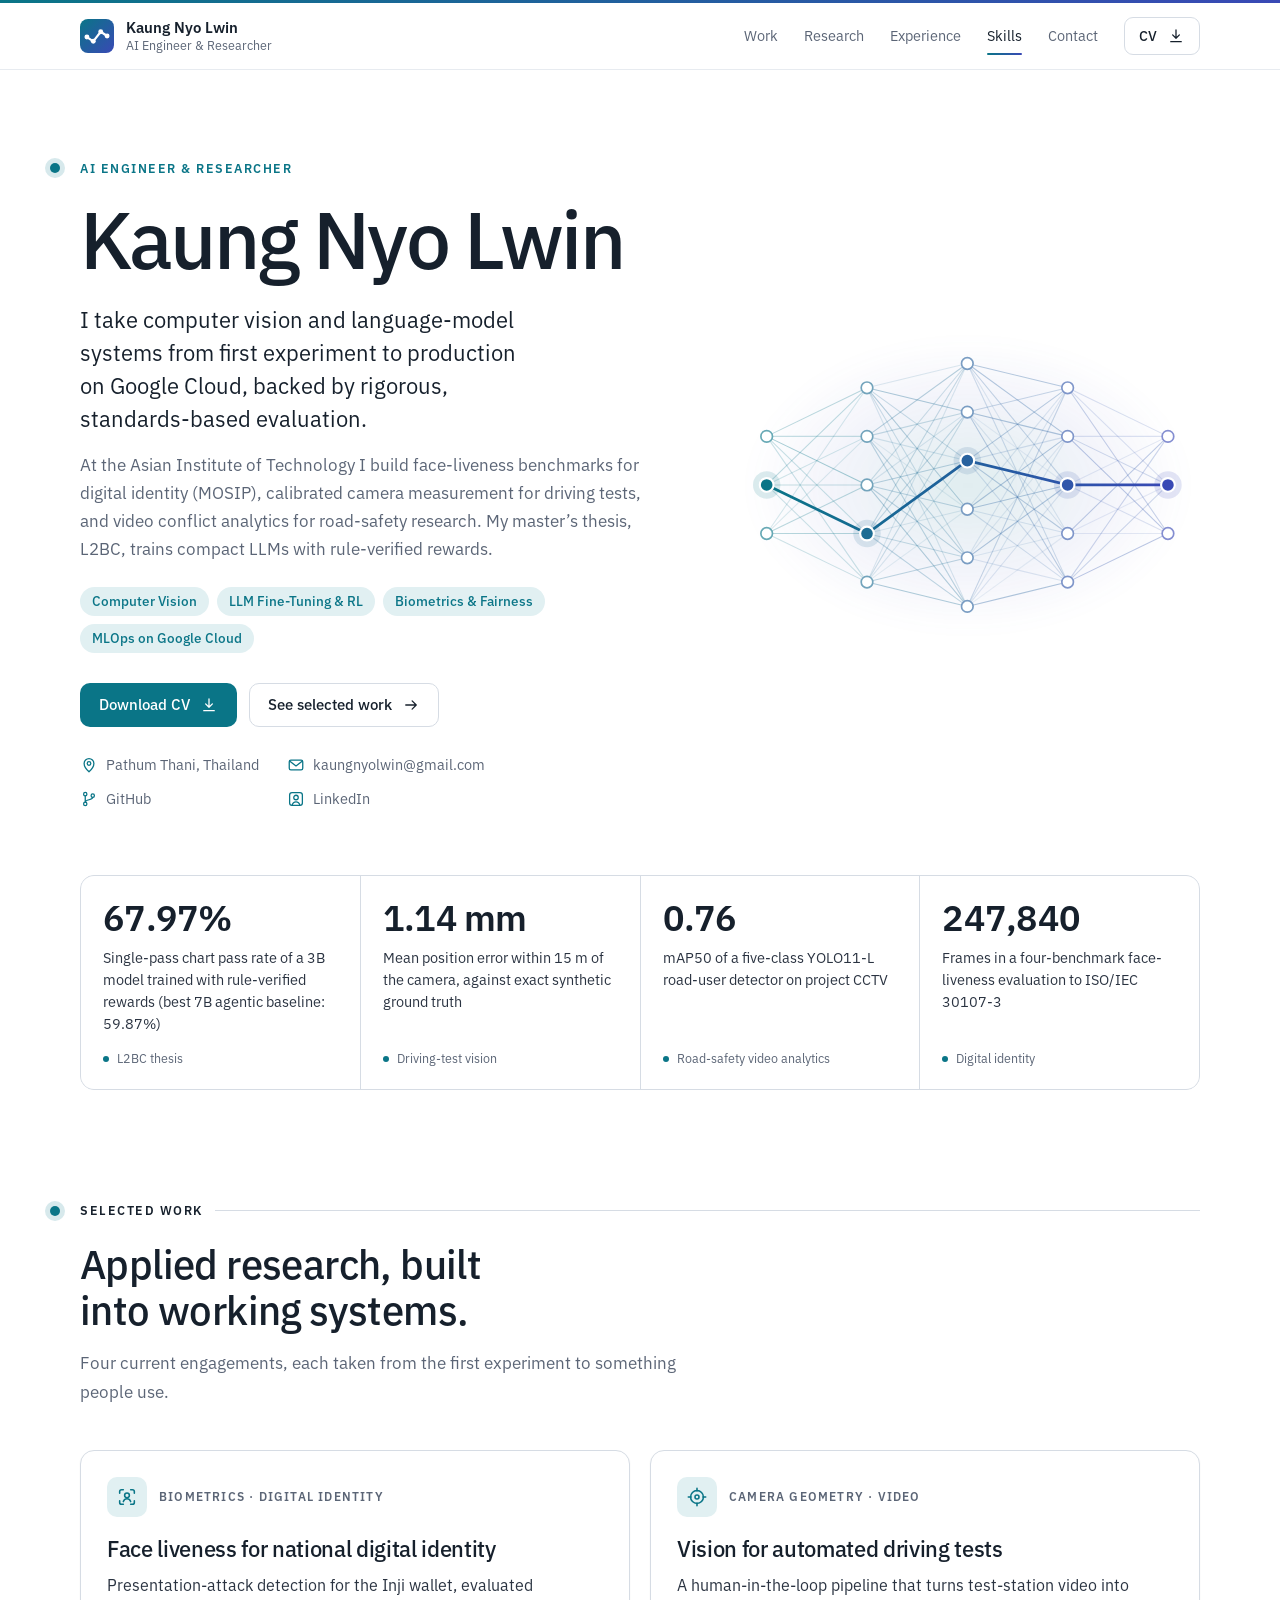
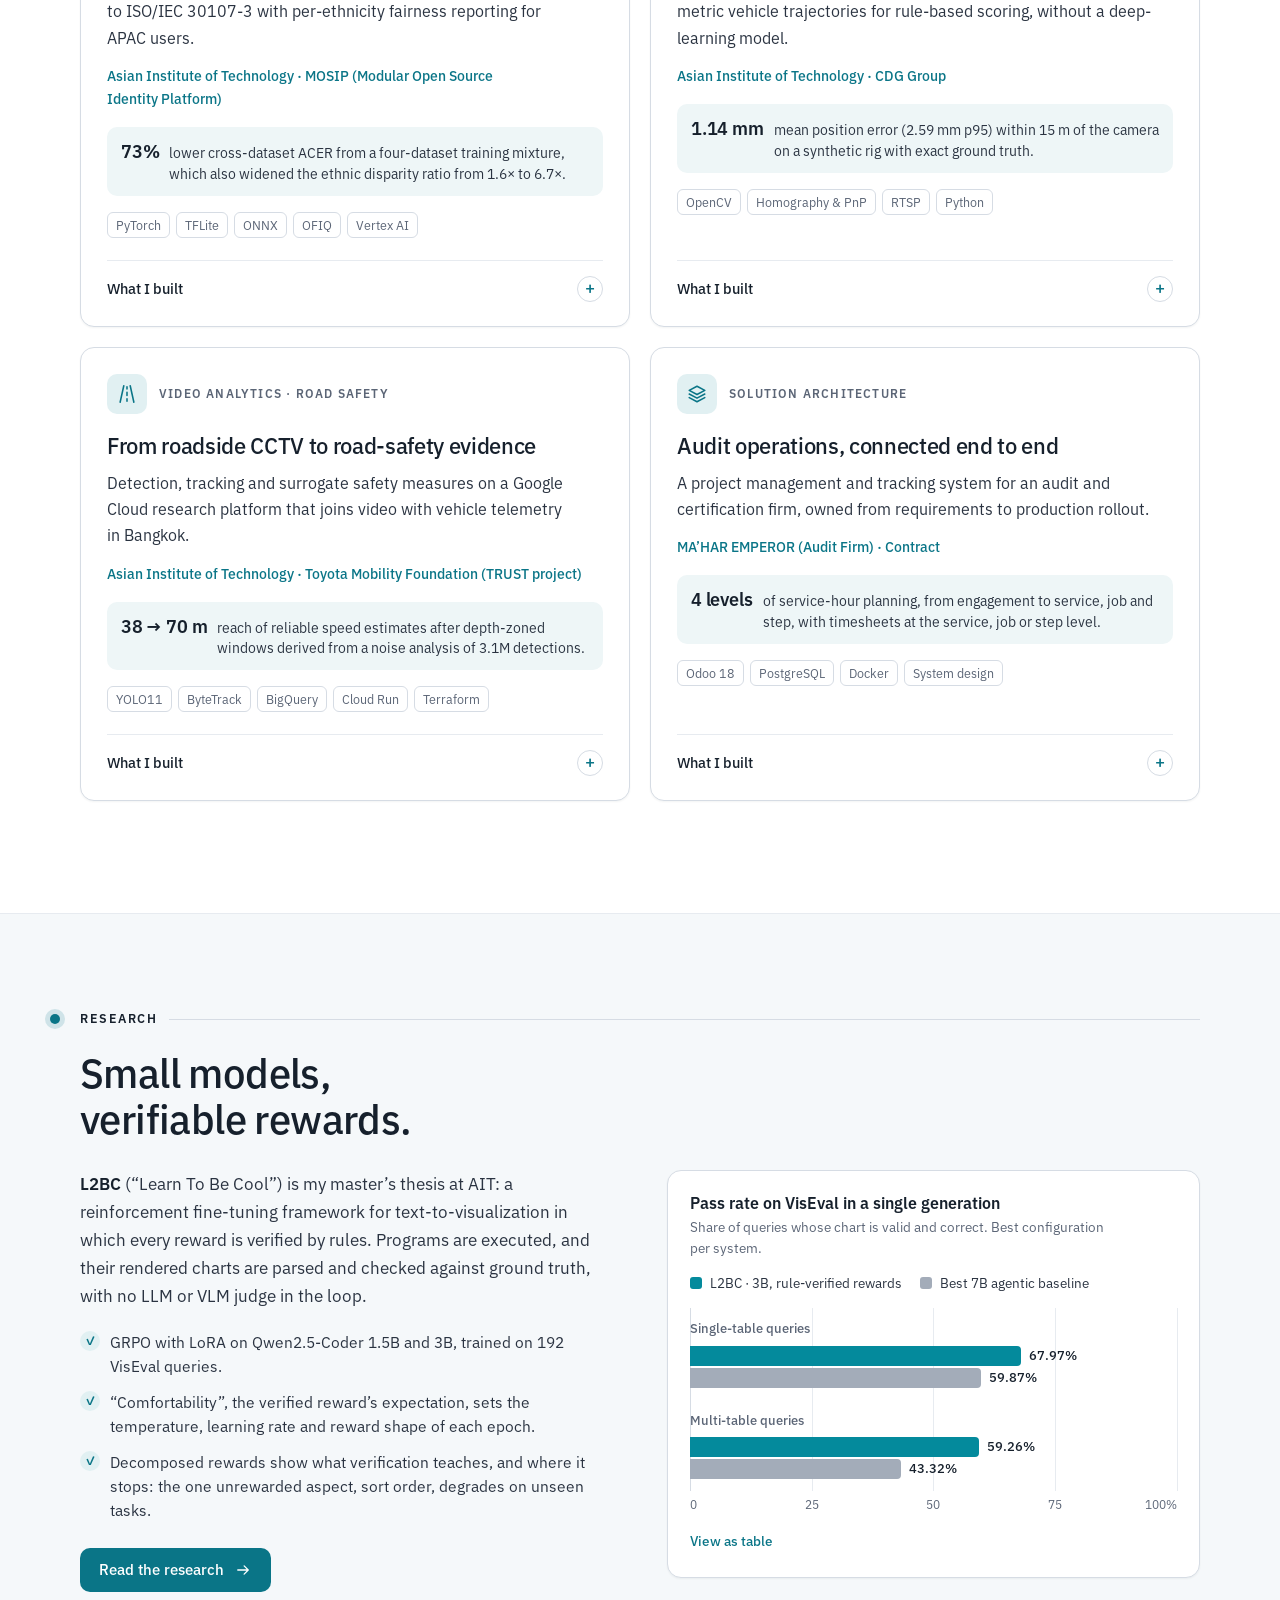
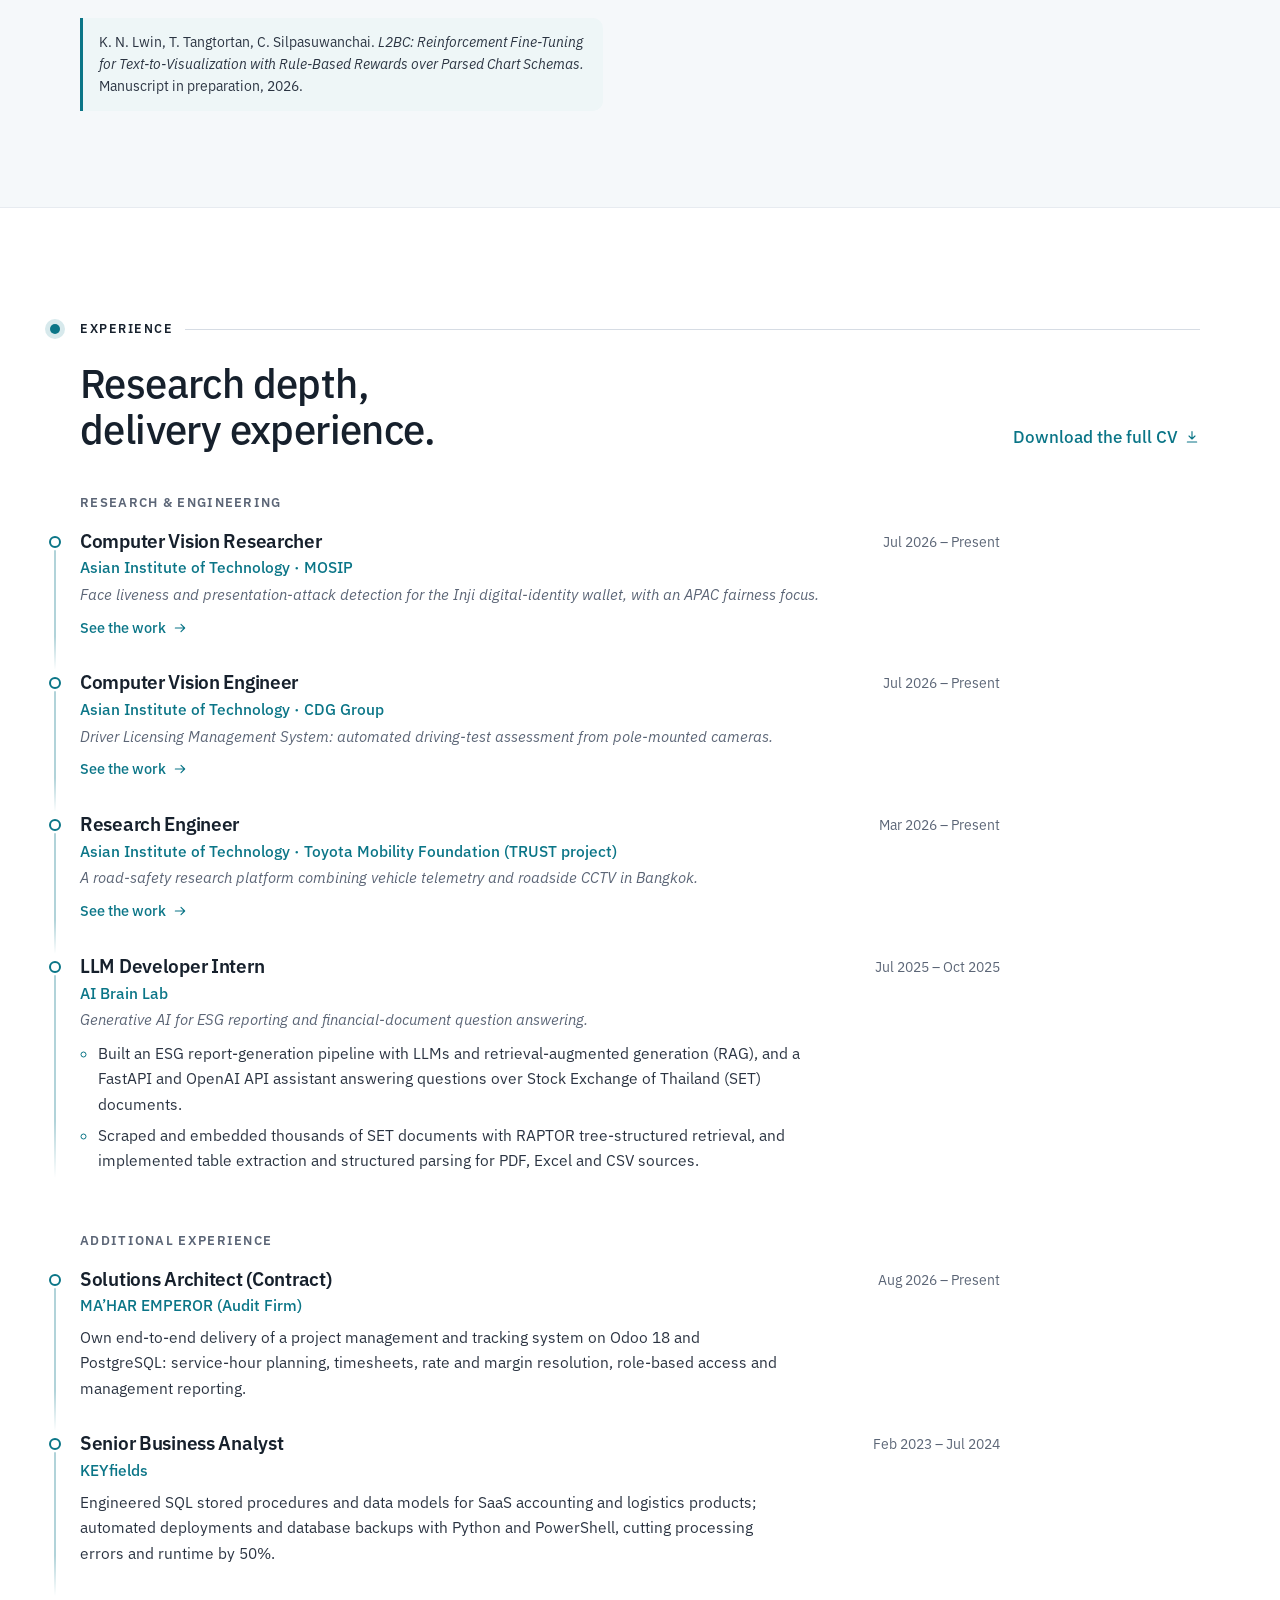
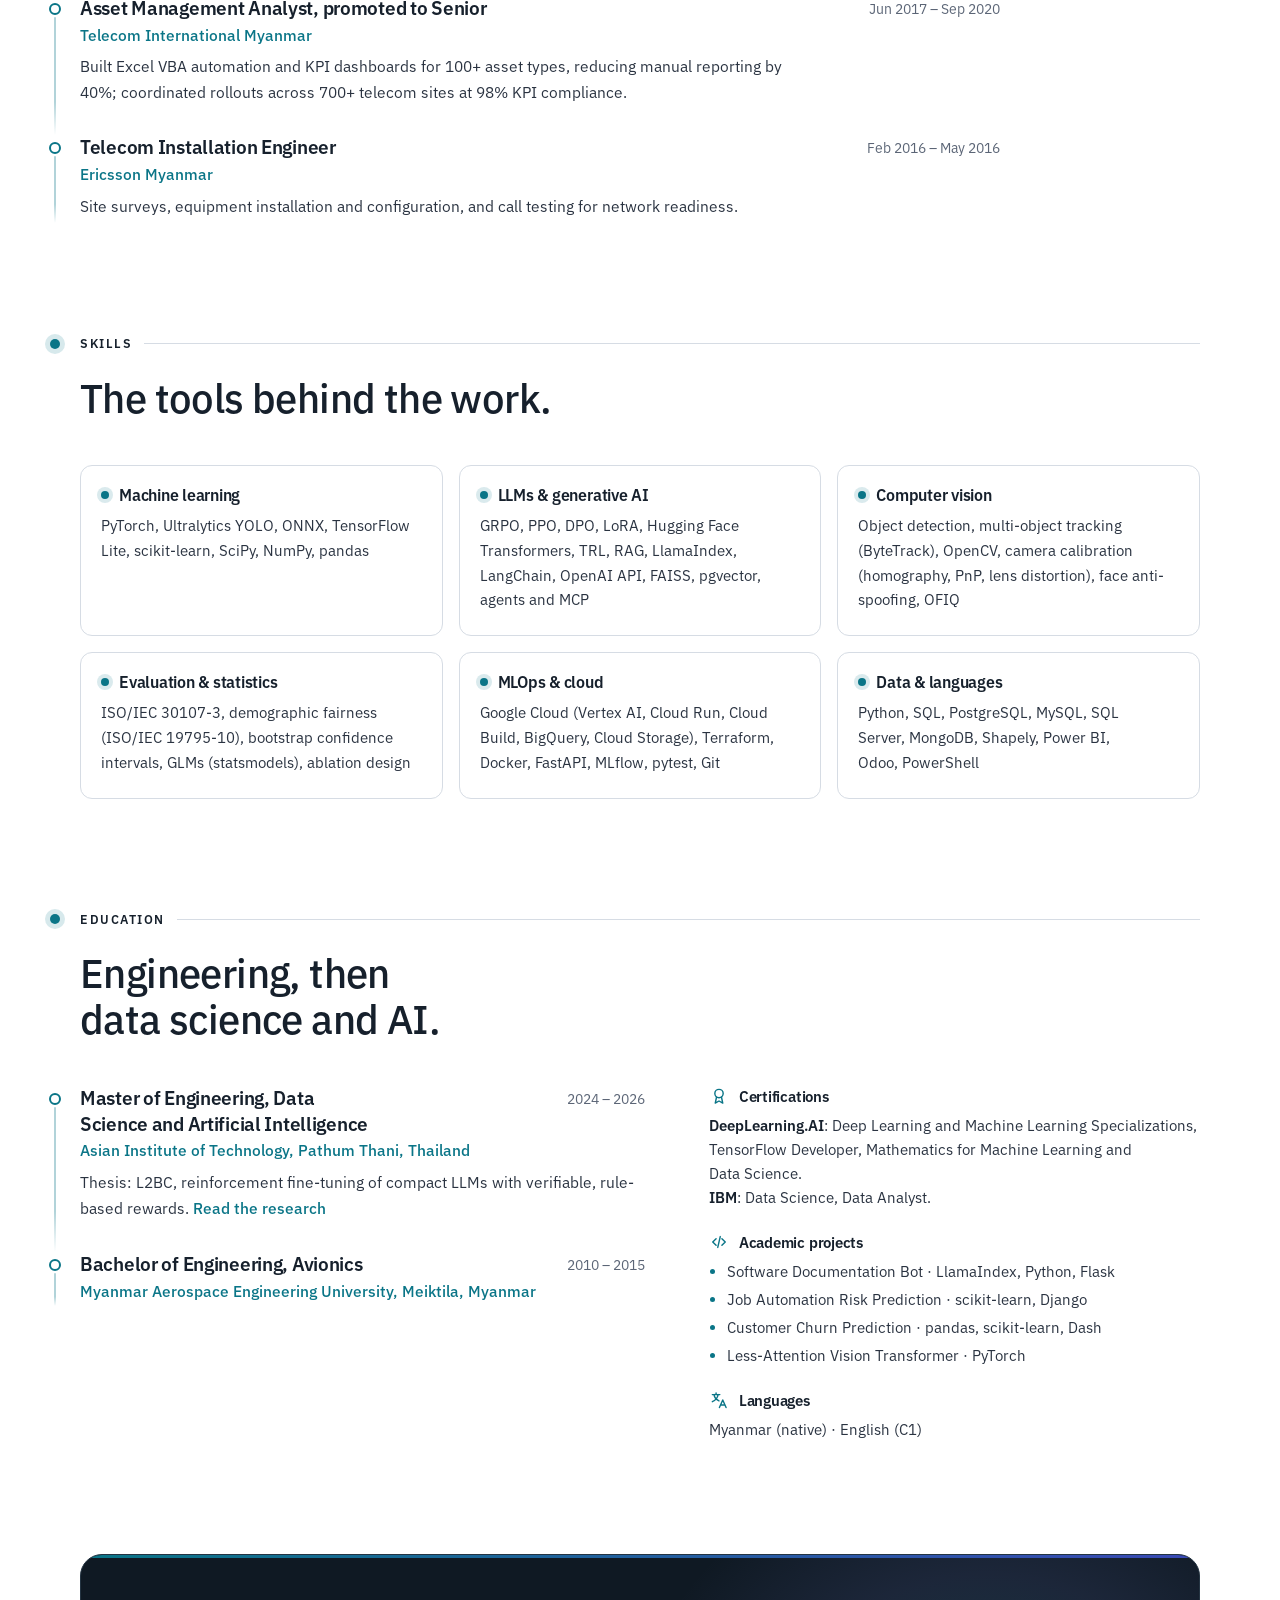
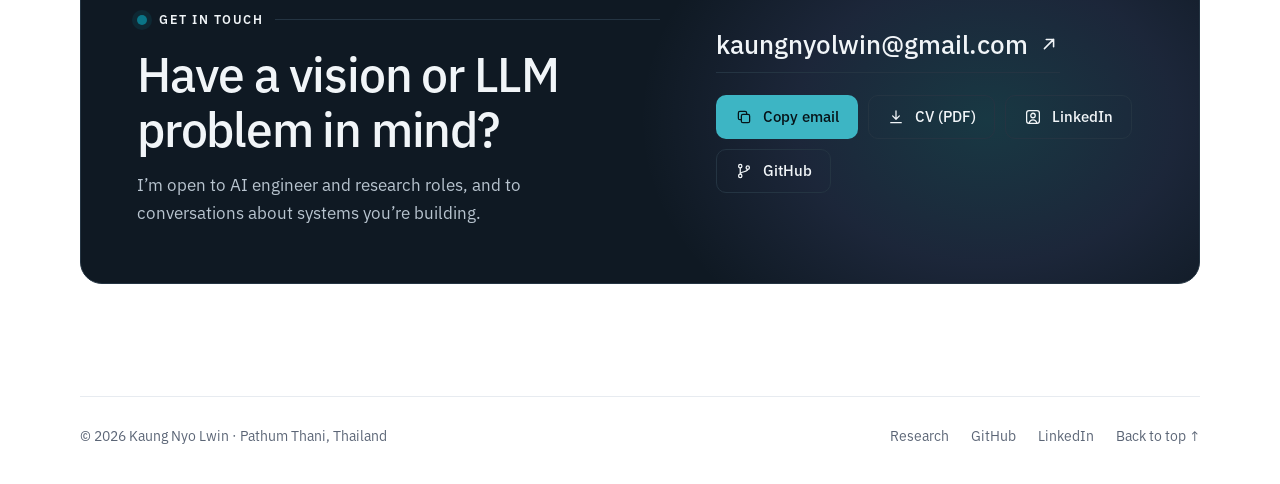
<file: index.html>
<!doctype html>
<html lang="en">
<head>
  <meta charset="utf-8">
  <meta name="viewport" content="width=device-width, initial-scale=1">
  <title>Kaung Nyo Lwin — AI Engineer &amp; Researcher</title>
  <meta name="description" content="Kaung Nyo Lwin is an AI engineer and researcher building computer vision and language-model systems: face liveness for digital identity, calibrated camera measurement, road-safety video analytics, and verifiable reinforcement learning for small LLMs.">
  <meta name="theme-color" content="#ffffff" media="(prefers-color-scheme: light)">
  <meta name="theme-color" content="#0b1016" media="(prefers-color-scheme: dark)">
  <link rel="canonical" href="https://kaung-nyo-lwin.github.io/">
  <meta property="og:type" content="profile">
  <meta property="og:title" content="Kaung Nyo Lwin — AI Engineer &amp; Researcher">
  <meta property="og:description" content="Computer vision and language-model systems, from first experiment to production, backed by rigorous evaluation.">
  <meta property="og:url" content="https://kaung-nyo-lwin.github.io/">
  <meta property="og:image" content="https://kaung-nyo-lwin.github.io/assets/social-card.png">
  <meta property="og:image:width" content="1200">
  <meta property="og:image:height" content="630">
  <meta property="og:image:alt" content="Kaung Nyo Lwin, AI Engineer and Researcher: computer vision, LLM fine-tuning and RL, biometrics and fairness, MLOps on Google Cloud.">
  <meta name="twitter:card" content="summary_large_image">
  <link rel="icon" type="image/svg+xml" href="assets/favicon.svg">
  <link rel="preload" href="assets/fonts/ibm-plex-sans-400.woff2" as="font" type="font/woff2" crossorigin>
  <link rel="preload" href="assets/fonts/ibm-plex-sans-500.woff2" as="font" type="font/woff2" crossorigin>
  <link rel="stylesheet" href="styles.css">
  <script src="script.js" defer></script>
  <script type="application/ld+json">{"@context":"https://schema.org","@type":"Person","name":"Kaung Nyo Lwin","url":"https://kaung-nyo-lwin.github.io/","jobTitle":"AI Engineer & Researcher","email":"mailto:kaungnyolwin@gmail.com","address":{"@type":"PostalAddress","addressLocality":"Pathum Thani","addressCountry":"TH"},"alumniOf":[{"@type":"CollegeOrUniversity","name":"Asian Institute of Technology"},{"@type":"CollegeOrUniversity","name":"Myanmar Aerospace Engineering University"}],"sameAs":["https://github.com/Kaung-Nyo-Lwin","https://www.linkedin.com/in/kaung-nyo-lwin-31510b145/"],"knowsAbout":["Computer vision","Face anti-spoofing","Camera calibration","Multi-object tracking","Large language models","Reinforcement learning","GRPO","LoRA","Retrieval-augmented generation","MLOps","Google Cloud"]}</script>
</head>
<body>
<svg width="0" height="0" style="position:absolute" aria-hidden="true" focusable="false">
  <symbol id="i-pin" viewBox="0 0 24 24"><path d="M12 21s-6.5-5.6-6.5-11a6.5 6.5 0 0 1 13 0C18.5 15.4 12 21 12 21z"/><circle cx="12" cy="10" r="2.4"/></symbol>
  <symbol id="i-mail" viewBox="0 0 24 24"><rect x="3" y="5.5" width="18" height="13" rx="2.2"/><path d="m3.8 7 8.2 6.2L20.2 7"/></symbol>
  <symbol id="i-git" viewBox="0 0 24 24"><circle cx="7" cy="5.5" r="2.2"/><circle cx="7" cy="18.5" r="2.2"/><circle cx="17" cy="7.5" r="2.2"/><path d="M7 7.7v8.6M17 9.7c0 4.3-10 2.3-10 6.6"/></symbol>
  <symbol id="i-profile" viewBox="0 0 24 24"><rect x="3.5" y="3.5" width="17" height="17" rx="3.2"/><circle cx="12" cy="10" r="3"/><path d="M6.8 20.4c.7-3 2.8-4.6 5.2-4.6s4.5 1.6 5.2 4.6"/></symbol>
  <symbol id="i-download" viewBox="0 0 24 24"><path d="M12 4v11m0 0-4.5-4.5M12 15l4.5-4.5M5 19.5h14"/></symbol>
  <symbol id="i-arrow" viewBox="0 0 24 24"><path d="M5 12h14m0 0-5.5-5.5M19 12l-5.5 5.5"/></symbol>
  <symbol id="i-out" viewBox="0 0 24 24"><path d="M7 17 17 7m0 0H9m8 0v8"/></symbol>
  <symbol id="i-copy" viewBox="0 0 24 24"><rect x="8.5" y="8.5" width="11" height="11" rx="2"/><path d="M15.5 8.5v-2a2 2 0 0 0-2-2h-7a2 2 0 0 0-2 2v7a2 2 0 0 0 2 2h2"/></symbol>
  <symbol id="i-face" viewBox="0 0 24 24"><path d="M4 8V6a2 2 0 0 1 2-2h2M16 4h2a2 2 0 0 1 2 2v2M20 16v2a2 2 0 0 1-2 2h-2M8 20H6a2 2 0 0 1-2-2v-2"/><circle cx="12" cy="10.2" r="2.6"/><path d="M8 17c.8-2 2.3-3 4-3s3.2 1 4 3"/></symbol>
  <symbol id="i-target" viewBox="0 0 24 24"><circle cx="12" cy="12" r="7"/><circle cx="12" cy="12" r="2.2"/><path d="M12 2.5v3M12 18.5v3M2.5 12h3M18.5 12h3"/></symbol>
  <symbol id="i-road" viewBox="0 0 24 24"><path d="M8.5 3 4.5 21M15.5 3l4 18M12 4v2.6M12 10.2v3.4M12 17.3V20"/></symbol>
  <symbol id="i-layers" viewBox="0 0 24 24"><path d="m12 3.5 8.5 4.5-8.5 4.5L3.5 8z"/><path d="m3.5 12 8.5 4.5 8.5-4.5"/><path d="m3.5 16 8.5 4.5 8.5-4.5"/></symbol>
  <symbol id="i-cap" viewBox="0 0 24 24"><path d="m2.5 9 9.5-4.5L21.5 9 12 13.5z"/><path d="M6.5 11v4.5c1.5 1.6 3.4 2.4 5.5 2.4s4-.8 5.5-2.4V11M21.5 9v5"/></symbol>
  <symbol id="i-award" viewBox="0 0 24 24"><circle cx="12" cy="9" r="5"/><path d="m9 13.5-1.5 7 4.5-2.5 4.5 2.5-1.5-7"/></symbol>
  <symbol id="i-lang" viewBox="0 0 24 24"><path d="M4 5.5h9M8.5 3.5v2M6 5.5c.5 3.5 3 6 6 7.5M11 5.5c-.8 3.8-3.2 6.8-7 8.5"/><path d="m12.5 21 4-9 4 9M13.9 18h5.2"/></symbol>
  <symbol id="i-code" viewBox="0 0 24 24"><path d="m8.5 8-4 4 4 4M15.5 8l4 4-4 4M13.5 5.5l-3 13"/></symbol>
</svg>
<a class="skip-link" href="#main">Skip to content</a>

<header class="site-header">
  <div class="container header-inner">
    <a class="brand" href="./" aria-label="Kaung Nyo Lwin, home"><img src="assets/favicon.svg" width="34" height="34" alt=""><span><span class="brand-name">Kaung Nyo Lwin</span><span class="brand-sub">AI Engineer &amp; Researcher</span></span></a>
    <button class="menu-toggle" type="button" aria-expanded="false" aria-controls="site-nav"><span>Menu</span><span class="menu-lines" aria-hidden="true"></span></button>
    <nav id="site-nav" class="site-nav" aria-label="Main">
      <a href="#work">Work</a>
      <a href="#research">Research</a>
      <a href="#experience">Experience</a>
      <a href="#skills">Skills</a>
      <a href="#contact">Contact</a>
      <a class="button button-quiet button-small" href="assets/Kaung_Nyo_Lwin_CV.pdf" download>CV <svg class="icon"><use href="#i-download"/></svg></a>
    </nav>
  </div>
</header>

<main id="main">
  <section class="container hero" aria-labelledby="hero-title">
    <div>
      <p class="kicker hang"><span class="node" aria-hidden="true"></span>AI Engineer &amp; Researcher</p>
      <h1 id="hero-title">Kaung Nyo Lwin</h1>
      <p class="lede">I take computer vision and language-model systems from first experiment to production on Google Cloud, backed by rigorous, standards-based evaluation.</p>
      <p class="hero-support">At the Asian Institute of Technology I build face-liveness benchmarks for digital identity (MOSIP), calibrated camera measurement for driving tests, and video conflict analytics for road-safety research. My master’s thesis, L2BC, trains compact LLMs with rule-verified rewards.</p>
      <ul class="tags" aria-label="Focus areas">
        <li>Computer Vision</li><li>LLM Fine-Tuning &amp; RL</li><li>Biometrics &amp; Fairness</li><li>MLOps on Google Cloud</li>
      </ul>
      <div class="hero-actions">
        <a class="button button-primary" href="assets/Kaung_Nyo_Lwin_CV.pdf" download>Download CV <svg class="icon"><use href="#i-download"/></svg></a>
        <a class="button button-quiet" href="#work">See selected work <svg class="icon"><use href="#i-arrow"/></svg></a>
      </div>
      <ul class="contact-list" aria-label="Contact">
        <li><svg class="icon"><use href="#i-pin"/></svg>Pathum Thani, Thailand</li>
        <li><a href="mailto:kaungnyolwin@gmail.com"><svg class="icon"><use href="#i-mail"/></svg>kaungnyolwin@gmail.com</a></li>
        <li><a href="https://github.com/Kaung-Nyo-Lwin"><svg class="icon"><use href="#i-git"/></svg>GitHub</a></li>
        <li><a href="https://www.linkedin.com/in/kaung-nyo-lwin-31510b145/"><svg class="icon"><use href="#i-profile"/></svg>LinkedIn</a></li>
      </ul>
    </div>
    <div class="hero-art"><svg class="motif" viewBox="0 0 440 320" aria-hidden="true" focusable="false"><defs><linearGradient id="motif-grad" x1="30" y1="0" x2="410" y2="0" gradientUnits="userSpaceOnUse"><stop offset="0" style="stop-color:var(--accent)"/><stop offset="1" style="stop-color:var(--accent2)"/></linearGradient></defs><g class="motif-edges"><path class="l0" d="M30 206L125 252" opacity="0.20"/><path class="l0" d="M30 206L125 206" opacity="0.29"/><path class="l0" d="M30 206L125 160" opacity="0.27"/><path class="l0" d="M30 206L125 114" opacity="0.14"/><path class="l0" d="M30 206L125 68" opacity="0.16"/><path class="l0" d="M30 160L125 252" opacity="0.20"/><path class="l0" d="M30 160L125 206" opacity="0.31"/><path class="l0" d="M30 160L125 160" opacity="0.23"/><path class="l0" d="M30 160L125 114" opacity="0.18"/><path class="l0" d="M30 160L125 68" opacity="0.25"/><path class="l0" d="M30 114L125 252" opacity="0.21"/><path class="l0" d="M30 114L125 206" opacity="0.22"/><path class="l0" d="M30 114L125 160" opacity="0.36"/><path class="l0" d="M30 114L125 114" opacity="0.23"/><path class="l0" d="M30 114L125 68" opacity="0.27"/><path class="l1" d="M125 252L220 275" opacity="0.34"/><path class="l1" d="M125 252L220 229" opacity="0.28"/><path class="l1" d="M125 252L220 183" opacity="0.11"/><path class="l1" d="M125 252L220 137" opacity="0.15"/><path class="l1" d="M125 252L220 91" opacity="0.21"/><path class="l1" d="M125 252L220 45" opacity="0.15"/><path class="l1" d="M125 206L220 275" opacity="0.27"/><path class="l1" d="M125 206L220 229" opacity="0.23"/><path class="l1" d="M125 206L220 183" opacity="0.14"/><path class="l1" d="M125 206L220 137" opacity="0.10"/><path class="l1" d="M125 206L220 91" opacity="0.23"/><path class="l1" d="M125 206L220 45" opacity="0.24"/><path class="l1" d="M125 160L220 275" opacity="0.32"/><path class="l1" d="M125 160L220 229" opacity="0.28"/><path class="l1" d="M125 160L220 183" opacity="0.27"/><path class="l1" d="M125 160L220 137" opacity="0.29"/><path class="l1" d="M125 160L220 91" opacity="0.15"/><path class="l1" d="M125 160L220 45" opacity="0.21"/><path class="l1" d="M125 114L220 275" opacity="0.27"/><path class="l1" d="M125 114L220 229" opacity="0.25"/><path class="l1" d="M125 114L220 183" opacity="0.11"/><path class="l1" d="M125 114L220 137" opacity="0.17"/><path class="l1" d="M125 114L220 91" opacity="0.24"/><path class="l1" d="M125 114L220 45" opacity="0.31"/><path class="l1" d="M125 68L220 275" opacity="0.16"/><path class="l1" d="M125 68L220 229" opacity="0.21"/><path class="l1" d="M125 68L220 183" opacity="0.31"/><path class="l1" d="M125 68L220 137" opacity="0.23"/><path class="l1" d="M125 68L220 91" opacity="0.35"/><path class="l1" d="M125 68L220 45" opacity="0.15"/><path class="l2" d="M220 275L315 252" opacity="0.36"/><path class="l2" d="M220 275L315 206" opacity="0.10"/><path class="l2" d="M220 275L315 160" opacity="0.15"/><path class="l2" d="M220 275L315 114" opacity="0.14"/><path class="l2" d="M220 275L315 68" opacity="0.25"/><path class="l2" d="M220 229L315 252" opacity="0.15"/><path class="l2" d="M220 229L315 206" opacity="0.13"/><path class="l2" d="M220 229L315 160" opacity="0.34"/><path class="l2" d="M220 229L315 114" opacity="0.12"/><path class="l2" d="M220 229L315 68" opacity="0.14"/><path class="l2" d="M220 183L315 252" opacity="0.19"/><path class="l2" d="M220 183L315 206" opacity="0.16"/><path class="l2" d="M220 183L315 160" opacity="0.34"/><path class="l2" d="M220 183L315 114" opacity="0.35"/><path class="l2" d="M220 183L315 68" opacity="0.14"/><path class="l2" d="M220 137L315 252" opacity="0.18"/><path class="l2" d="M220 137L315 206" opacity="0.31"/><path class="l2" d="M220 137L315 160" opacity="0.23"/><path class="l2" d="M220 137L315 114" opacity="0.18"/><path class="l2" d="M220 137L315 68" opacity="0.31"/><path class="l2" d="M220 91L315 252" opacity="0.30"/><path class="l2" d="M220 91L315 206" opacity="0.14"/><path class="l2" d="M220 91L315 160" opacity="0.10"/><path class="l2" d="M220 91L315 114" opacity="0.36"/><path class="l2" d="M220 91L315 68" opacity="0.25"/><path class="l2" d="M220 45L315 252" opacity="0.21"/><path class="l2" d="M220 45L315 206" opacity="0.14"/><path class="l2" d="M220 45L315 160" opacity="0.26"/><path class="l2" d="M220 45L315 114" opacity="0.34"/><path class="l2" d="M220 45L315 68" opacity="0.33"/><path class="l3" d="M315 252L410 206" opacity="0.33"/><path class="l3" d="M315 252L410 160" opacity="0.23"/><path class="l3" d="M315 252L410 114" opacity="0.24"/><path class="l3" d="M315 206L410 206" opacity="0.13"/><path class="l3" d="M315 206L410 160" opacity="0.12"/><path class="l3" d="M315 206L410 114" opacity="0.30"/><path class="l3" d="M315 160L410 206" opacity="0.17"/><path class="l3" d="M315 160L410 160" opacity="0.34"/><path class="l3" d="M315 160L410 114" opacity="0.13"/><path class="l3" d="M315 114L410 206" opacity="0.32"/><path class="l3" d="M315 114L410 160" opacity="0.22"/><path class="l3" d="M315 114L410 114" opacity="0.17"/><path class="l3" d="M315 68L410 206" opacity="0.27"/><path class="l3" d="M315 68L410 160" opacity="0.17"/><path class="l3" d="M315 68L410 114" opacity="0.18"/></g><path class="motif-path" d="M30 160L125 206L220 137L315 160L410 160" pathLength="100"/><path class="motif-pulse" d="M30 160L125 206L220 137L315 160L410 160" pathLength="100"/><g class="motif-nodes"><circle class="l0" cx="30" cy="206" r="5.5"/><circle class="l0" cx="30" cy="114" r="5.5"/><circle class="l1" cx="125" cy="252" r="5.5"/><circle class="l1" cx="125" cy="160" r="5.5"/><circle class="l1" cx="125" cy="114" r="5.5"/><circle class="l1" cx="125" cy="68" r="5.5"/><circle class="l2" cx="220" cy="275" r="5.5"/><circle class="l2" cx="220" cy="229" r="5.5"/><circle class="l2" cx="220" cy="183" r="5.5"/><circle class="l2" cx="220" cy="91" r="5.5"/><circle class="l2" cx="220" cy="45" r="5.5"/><circle class="l3" cx="315" cy="252" r="5.5"/><circle class="l3" cx="315" cy="206" r="5.5"/><circle class="l3" cx="315" cy="114" r="5.5"/><circle class="l3" cx="315" cy="68" r="5.5"/><circle class="l4" cx="410" cy="206" r="5.5"/><circle class="l4" cx="410" cy="114" r="5.5"/></g><g class="motif-active"><g class="l0" style="--k:0"><circle class="halo" cx="30" cy="160" r="13"/><circle class="dot" cx="30" cy="160" r="6.5"/></g><g class="l1" style="--k:1"><circle class="halo" cx="125" cy="206" r="13"/><circle class="dot" cx="125" cy="206" r="6.5"/></g><g class="l2" style="--k:2"><circle class="halo" cx="220" cy="137" r="13"/><circle class="dot" cx="220" cy="137" r="6.5"/></g><g class="l3" style="--k:3"><circle class="halo" cx="315" cy="160" r="13"/><circle class="dot" cx="315" cy="160" r="6.5"/></g><g class="l4" style="--k:4"><circle class="halo" cx="410" cy="160" r="13"/><circle class="dot" cx="410" cy="160" r="6.5"/></g></g></svg></div>
  </section>

  <section class="container" aria-labelledby="results-title">
    <h2 id="results-title" class="visually-hidden">Selected results</h2>
    <ul class="results">
      <li class="stat"><span class="stat-value">67.97%</span><span class="stat-label">Single-pass chart pass rate of a 3B model trained with rule-verified rewards (best 7B agentic baseline: 59.87%)</span><span class="stat-meta">L2BC thesis</span></li>
      <li class="stat"><span class="stat-value">1.14 mm</span><span class="stat-label">Mean position error within 15 m of the camera, against exact synthetic ground truth</span><span class="stat-meta">Driving-test vision</span></li>
      <li class="stat"><span class="stat-value">0.76</span><span class="stat-label">mAP50 of a five-class YOLO11-L road-user detector on project CCTV</span><span class="stat-meta">Road-safety video analytics</span></li>
      <li class="stat"><span class="stat-value">247,840</span><span class="stat-label">Frames in a four-benchmark face-liveness evaluation to ISO/IEC 30107-3</span><span class="stat-meta">Digital identity</span></li>
    </ul>
  </section>

  <section id="work" class="container section" aria-labelledby="work-title">
    <div class="section-head">
      <p class="kicker hang"><span class="node" aria-hidden="true"></span>Selected work</p>
      <h2 id="work-title">Applied research, built into working systems.</h2>
      <p class="intro">Four current engagements, each taken from the first experiment to something people use.</p>
    </div>
    <div class="work-grid">
      <article class="work-card" id="work-mosip" aria-labelledby="mosip-title">
        <div class="work-top"><span class="work-icon" aria-hidden="true"><svg class="icon"><use href="#i-face"/></svg></span><span class="work-category">Biometrics · Digital identity</span></div>
        <h3 id="mosip-title">Face liveness for national digital identity</h3>
        <p class="work-summary">Presentation-attack detection for the Inji wallet, evaluated to ISO/IEC 30107-3 with per-ethnicity fairness reporting for APAC users.</p>
        <p class="work-org">Asian Institute of Technology · MOSIP (Modular Open Source Identity Platform)</p>
        <p class="work-metric"><b>73%</b><span>lower cross-dataset ACER from a four-dataset training mixture, which also widened the ethnic disparity ratio from 1.6× to 6.7×.</span></p>
        <ul class="chips" aria-label="Tools"><li>PyTorch</li><li>TFLite</li><li>ONNX</li><li>OFIQ</li><li>Vertex AI</li></ul>
        <details class="more"><summary>What I built</summary>
          <ul>
            <li>A PyTorch research platform with five benchmark loaders, a 45-model open-source survey, and TFLite, ONNX and Torch adapters, reporting APCER, BPCER, ACER and bootstrap confidence intervals per ethnicity.</li>
            <li>A benchmark of the Inji wallet’s liveness SDK models on four PAD benchmarks (247,840 frames), with probes that verify each model’s input contract and score polarity before any number is trusted.</li>
            <li>38+ controlled training runs on MobileNet, ResNet and EfficientNet backbones, including a physically based relighting ablation that models linear radiance, sensor noise and auto-exposure.</li>
            <li>A validation of ISO/IEC 29794-5 (OFIQ) occlusion measures against eyewear labels (87.8% accuracy, AUC 0.90), and the design of a VLM-assisted occlusion detector with Grounding DINO, SAM 2 and Qwen2.5-VL.</li>
          </ul>
        </details>
      </article>

      <article class="work-card" id="work-dlms" aria-labelledby="dlms-title">
        <div class="work-top"><span class="work-icon" aria-hidden="true"><svg class="icon"><use href="#i-target"/></svg></span><span class="work-category">Camera geometry · Video</span></div>
        <h3 id="dlms-title">Vision for automated driving tests</h3>
        <p class="work-summary">A human-in-the-loop pipeline that turns test-station video into metric vehicle trajectories for rule-based scoring, without a deep-learning model.</p>
        <p class="work-org">Asian Institute of Technology · CDG Group</p>
        <p class="work-metric"><b>1.14 mm</b><span>mean position error (2.59 mm p95) within 15 m of the camera on a synthetic rig with exact ground truth.</span></p>
        <ul class="chips" aria-label="Tools"><li>OpenCV</li><li>Homography &amp; PnP</li><li>RTSP</li><li>Python</li></ul>
        <details class="more"><summary>What I built</summary>
          <ul>
            <li>The pipeline itself: RTSP capture, calibration, marker tracking, rule checks and scoring, backed by 450+ automated tests.</li>
            <li>The camera geometry: homography and PnP pose solvers, a two-plane ground and roof-marker model that removes up to 4.6 m of parallax, and lens-distortion fitting from straight scene lines where chessboards fail.</li>
            <li>A fault-tolerant RTSP recorder (lossless stream copy, stall detection, auto-reconnect), camera focus control over HTTP, and a browser-based studio for control points, regions of interest and scoring lines.</li>
          </ul>
        </details>
      </article>

      <article class="work-card" id="work-trust" aria-labelledby="trust-title">
        <div class="work-top"><span class="work-icon" aria-hidden="true"><svg class="icon"><use href="#i-road"/></svg></span><span class="work-category">Video analytics · Road safety</span></div>
        <h3 id="trust-title">From roadside CCTV to road-safety evidence</h3>
        <p class="work-summary">Detection, tracking and surrogate safety measures on a Google Cloud research platform that joins video with vehicle telemetry in Bangkok.</p>
        <p class="work-org">Asian Institute of Technology · Toyota Mobility Foundation (TRUST project)</p>
        <p class="work-metric"><b>38 → 70 m</b><span>reach of reliable speed estimates after depth-zoned windows derived from a noise analysis of 3.1M detections.</span></p>
        <ul class="chips" aria-label="Tools"><li>YOLO11</li><li>ByteTrack</li><li>BigQuery</li><li>Cloud Run</li><li>Terraform</li></ul>
        <details class="more"><summary>What I built</summary>
          <ul>
            <li>The video conflict-analysis pipeline: YOLO and ByteTrack tracking, homography-based ground-plane trajectories, kinematics and surrogate safety measures (TTC, PET, DRAC), with BigQuery outputs and 2D map replays.</li>
            <li>A five-class YOLO11-L road-user detector (mAP50 0.76, mAP50-95 0.55) with containerised training and batch inference on Vertex AI and Cloud Run, GCS checkpoints and a model registry.</li>
            <li>Poisson and negative-binomial GLM tests, with exposure offsets and boundary-sensitivity checks, of a warning zone’s effect on harsh braking across 700K telemetry pings from 21K+ vehicles.</li>
            <li>The migration to Google Cloud: FastAPI on Cloud Run, a layered BigQuery analytics module, and Terraform-managed Cloud Build, Secret Manager and storage behind the dashboard’s insight APIs.</li>
          </ul>
        </details>
      </article>

      <article class="work-card" id="work-pmts" aria-labelledby="pmts-title">
        <div class="work-top"><span class="work-icon" aria-hidden="true"><svg class="icon"><use href="#i-layers"/></svg></span><span class="work-category">Solution architecture</span></div>
        <h3 id="pmts-title">Audit operations, connected end to end</h3>
        <p class="work-summary">A project management and tracking system for an audit and certification firm, owned from requirements to production rollout.</p>
        <p class="work-org">MA’HAR EMPEROR (Audit Firm) · Contract</p>
        <p class="work-metric"><b>4 levels</b><span>of service-hour planning, from engagement to service, job and step, with timesheets at the service, job or step level.</span></p>
        <ul class="chips" aria-label="Tools"><li>Odoo 18</li><li>PostgreSQL</li><li>Docker</li><li>System design</li></ul>
        <details class="more"><summary>What I built</summary>
          <ul>
            <li>The data model and workflows for engagements, services, jobs and steps, with timesheets, rate and margin resolution, and management reporting.</li>
            <li>Role-based access for administrators, operations managers, team leaders and auditors, and automated tests for generation, hour roll-ups and lifecycle rules.</li>
          </ul>
        </details>
      </article>
    </div>
  </section>

  <section id="research" class="research-band" aria-labelledby="research-title">
    <div class="container">
      <div class="section-head">
        <p class="kicker hang"><span class="node" aria-hidden="true"></span>Research</p>
        <h2 id="research-title">Small models, verifiable rewards.</h2>
      </div>
      <div class="research-grid">
        <div class="research-copy">
          <p><strong>L2BC</strong> (“Learn To Be Cool”) is my master’s thesis at AIT: a reinforcement fine-tuning framework for text-to-visualization in which every reward is verified by rules. Programs are executed, and their rendered charts are parsed and checked against ground truth, with no LLM or VLM judge in the loop.</p>
          <ul class="checks">
            <li>GRPO with LoRA on Qwen2.5-Coder 1.5B and 3B, trained on 192 VisEval queries.</li>
            <li>“Comfortability”, the verified reward’s expectation, sets the temperature, learning rate and reward shape of each epoch.</li>
            <li>Decomposed rewards show what verification teaches, and where it stops: the one unrewarded aspect, sort order, degrades on unseen tasks.</li>
          </ul>
          <div class="research-actions"><a class="button button-primary" href="research.html">Read the research <svg class="icon"><use href="#i-arrow"/></svg></a></div>
          <p class="pub">K. N. Lwin, T. Tangtortan, C. Silpasuwanchai. <cite>L2BC: Reinforcement Fine-Tuning for Text-to-Visualization with Rule-Based Rewards over Parsed Chart Schemas.</cite> Manuscript in preparation, 2026.</p>
        </div>
        <figure class="chart" data-chart>
          <figcaption><p class="chart-title">Pass rate on VisEval in a single generation</p><p class="chart-sub">Share of queries whose chart is valid and correct. Best configuration per system.</p></figcaption>
          <ul class="legend"><li><span class="swatch s-a"></span>L2BC · 3B, rule-verified rewards</li><li><span class="swatch s-b"></span>Best 7B agentic baseline</li></ul>
          <div class="plot">
            <div class="gridlines" aria-hidden="true"><span style="--x:0"></span><span style="--x:25"></span><span style="--x:50"></span><span style="--x:75"></span><span style="--x:100"></span></div>
            <div class="bar-group" role="group" aria-label="Single-table queries">
              <p class="bar-cat">Single-table queries</p>
              <div class="bar-row" style="--v:67.97"><span class="bar s-a" tabindex="0" role="img" aria-label="L2BC 3B, single-table: 67.97%" data-value="67.97%" data-series="L2BC · 3B" data-detail="Single-table queries"></span><span class="bar-value" aria-hidden="true">67.97%</span></div>
              <div class="bar-row" style="--v:59.87"><span class="bar s-b" tabindex="0" role="img" aria-label="Best 7B agentic baseline, nvAgent, single-table: 59.87%" data-value="59.87%" data-series="nvAgent · 7B" data-detail="Single-table queries"></span><span class="bar-value" aria-hidden="true">59.87%</span></div>
            </div>
            <div class="bar-group" role="group" aria-label="Multi-table queries">
              <p class="bar-cat">Multi-table queries</p>
              <div class="bar-row" style="--v:59.26"><span class="bar s-a" tabindex="0" role="img" aria-label="L2BC 3B, multi-table: 59.26%" data-value="59.26%" data-series="L2BC · 3B" data-detail="Multi-table queries"></span><span class="bar-value" aria-hidden="true">59.26%</span></div>
              <div class="bar-row" style="--v:43.32"><span class="bar s-b" tabindex="0" role="img" aria-label="Best 7B agentic baseline, CoML4Vis, multi-table: 43.32%" data-value="43.32%" data-series="CoML4Vis · 7B" data-detail="Multi-table queries"></span><span class="bar-value" aria-hidden="true">43.32%</span></div>
            </div>
            <div class="axis" aria-hidden="true"><span style="--x:0">0</span><span style="--x:25">25</span><span style="--x:50">50</span><span style="--x:75">75</span><span style="--x:100">100%</span></div>
          </div>
          <details class="table-view"><summary>View as table</summary>
            <table>
              <caption class="visually-hidden">Pass rate on VisEval in a single generation</caption>
              <thead><tr><th scope="col">Queries</th><th scope="col">System</th><th scope="col" class="num">Pass rate</th></tr></thead>
              <tbody>
                <tr><th scope="row" rowspan="2">Single-table</th><td>L2BC · 3B</td><td class="num">67.97%</td></tr>
                <tr><td>nvAgent · 7B (best baseline)</td><td class="num">59.87%</td></tr>
                <tr><th scope="row" rowspan="2">Multi-table</th><td>L2BC · 3B</td><td class="num">59.26%</td></tr>
                <tr><td>CoML4Vis · 7B (best baseline)</td><td class="num">43.32%</td></tr>
              </tbody>
            </table>
          </details>
        </figure>
      </div>
    </div>
  </section>

  <section id="experience" class="container section" aria-labelledby="experience-title">
    <div class="section-head">
      <p class="kicker hang"><span class="node" aria-hidden="true"></span>Experience</p>
      <h2 id="experience-title">Research depth, delivery experience.</h2>
      <a class="text-link" href="assets/Kaung_Nyo_Lwin_CV.pdf" download>Download the full CV <svg class="icon"><use href="#i-download"/></svg></a>
    </div>

    <div class="timeline-group">
      <h3 class="timeline-label">Research &amp; engineering</h3>
      <ol class="timeline">
        <li class="tl-item">
          <div class="tl-head"><h4 class="tl-title">Computer Vision Researcher</h4><p class="tl-date">Jul 2026 – Present</p><p class="tl-org">Asian Institute of Technology · MOSIP</p></div>
          <p class="tl-context">Face liveness and presentation-attack detection for the Inji digital-identity wallet, with an APAC fairness focus.</p>
          <p class="tl-link"><a class="text-link" href="#work-mosip">See the work <svg class="icon"><use href="#i-arrow"/></svg></a></p>
        </li>
        <li class="tl-item">
          <div class="tl-head"><h4 class="tl-title">Computer Vision Engineer</h4><p class="tl-date">Jul 2026 – Present</p><p class="tl-org">Asian Institute of Technology · CDG Group</p></div>
          <p class="tl-context">Driver Licensing Management System: automated driving-test assessment from pole-mounted cameras.</p>
          <p class="tl-link"><a class="text-link" href="#work-dlms">See the work <svg class="icon"><use href="#i-arrow"/></svg></a></p>
        </li>
        <li class="tl-item">
          <div class="tl-head"><h4 class="tl-title">Research Engineer</h4><p class="tl-date">Mar 2026 – Present</p><p class="tl-org">Asian Institute of Technology · Toyota Mobility Foundation (TRUST project)</p></div>
          <p class="tl-context">A road-safety research platform combining vehicle telemetry and roadside CCTV in Bangkok.</p>
          <p class="tl-link"><a class="text-link" href="#work-trust">See the work <svg class="icon"><use href="#i-arrow"/></svg></a></p>
        </li>
        <li class="tl-item">
          <div class="tl-head"><h4 class="tl-title">LLM Developer Intern</h4><p class="tl-date">Jul 2025 – Oct 2025</p><p class="tl-org">AI Brain Lab</p></div>
          <p class="tl-context">Generative AI for ESG reporting and financial-document question answering.</p>
          <ul>
            <li>Built an ESG report-generation pipeline with LLMs and retrieval-augmented generation (RAG), and a FastAPI and OpenAI API assistant answering questions over Stock Exchange of Thailand (SET) documents.</li>
            <li>Scraped and embedded thousands of SET documents with RAPTOR tree-structured retrieval, and implemented table extraction and structured parsing for PDF, Excel and CSV sources.</li>
          </ul>
        </li>
      </ol>
    </div>

    <div class="timeline-group">
      <h3 class="timeline-label">Additional experience</h3>
      <ol class="timeline">
        <li class="tl-item">
          <div class="tl-head"><h4 class="tl-title">Solutions Architect (Contract)</h4><p class="tl-date">Aug 2026 – Present</p><p class="tl-org">MA’HAR EMPEROR (Audit Firm)</p></div>
          <p class="tl-text">Own end-to-end delivery of a project management and tracking system on Odoo 18 and PostgreSQL: service-hour planning, timesheets, rate and margin resolution, role-based access and management reporting.</p>
        </li>
        <li class="tl-item">
          <div class="tl-head"><h4 class="tl-title">Senior Business Analyst</h4><p class="tl-date">Feb 2023 – Jul 2024</p><p class="tl-org">KEYfields</p></div>
          <p class="tl-text">Engineered SQL stored procedures and data models for SaaS accounting and logistics products; automated deployments and database backups with Python and PowerShell, cutting processing errors and runtime by 50%.</p>
        </li>
        <li class="tl-item">
          <div class="tl-head"><h4 class="tl-title">Asset Management Analyst, promoted to Senior</h4><p class="tl-date">Jun 2017 – Sep 2020</p><p class="tl-org">Telecom International Myanmar</p></div>
          <p class="tl-text">Built Excel VBA automation and KPI dashboards for 100+ asset types, reducing manual reporting by 40%; coordinated rollouts across 700+ telecom sites at 98% KPI compliance.</p>
        </li>
        <li class="tl-item">
          <div class="tl-head"><h4 class="tl-title">Telecom Installation Engineer</h4><p class="tl-date">Feb 2016 – May 2016</p><p class="tl-org">Ericsson Myanmar</p></div>
          <p class="tl-text">Site surveys, equipment installation and configuration, and call testing for network readiness.</p>
        </li>
      </ol>
    </div>
  </section>

  <section id="skills" class="container section" aria-labelledby="skills-title">
    <div class="section-head">
      <p class="kicker hang"><span class="node" aria-hidden="true"></span>Skills</p>
      <h2 id="skills-title">The tools behind the work.</h2>
    </div>
    <ul class="skills-grid">
      <li class="skill"><h3>Machine learning</h3><p>PyTorch, Ultralytics YOLO, ONNX, TensorFlow Lite, scikit-learn, SciPy, NumPy, pandas</p></li>
      <li class="skill"><h3>LLMs &amp; generative AI</h3><p>GRPO, PPO, DPO, LoRA, Hugging Face Transformers, TRL, RAG, LlamaIndex, LangChain, OpenAI API, FAISS, pgvector, agents and MCP</p></li>
      <li class="skill"><h3>Computer vision</h3><p>Object detection, multi-object tracking (ByteTrack), OpenCV, camera calibration (homography, PnP, lens distortion), face anti-spoofing, OFIQ</p></li>
      <li class="skill"><h3>Evaluation &amp; statistics</h3><p>ISO/IEC 30107-3, demographic fairness (ISO/IEC 19795-10), bootstrap confidence intervals, GLMs (statsmodels), ablation design</p></li>
      <li class="skill"><h3>MLOps &amp; cloud</h3><p>Google Cloud (Vertex AI, Cloud Run, Cloud Build, BigQuery, Cloud Storage), Terraform, Docker, FastAPI, MLflow, pytest, Git</p></li>
      <li class="skill"><h3>Data &amp; languages</h3><p>Python, SQL, PostgreSQL, MySQL, SQL Server, MongoDB, Shapely, Power BI, Odoo, PowerShell</p></li>
    </ul>
  </section>

  <section id="education" class="container section" aria-labelledby="education-title">
    <div class="section-head">
      <p class="kicker hang"><span class="node" aria-hidden="true"></span>Education</p>
      <h2 id="education-title">Engineering, then data science and AI.</h2>
    </div>
    <div class="edu-grid">
      <ol class="timeline">
        <li class="tl-item">
          <div class="tl-head"><h3 class="tl-title">Master of Engineering, Data Science and Artificial Intelligence</h3><p class="tl-date">2024 – 2026</p><p class="tl-org">Asian Institute of Technology, Pathum Thani, Thailand</p></div>
          <p class="tl-text">Thesis: L2BC, reinforcement fine-tuning of compact LLMs with verifiable, rule-based rewards. <a class="text-link" href="research.html">Read the research</a></p>
        </li>
        <li class="tl-item">
          <div class="tl-head"><h3 class="tl-title">Bachelor of Engineering, Avionics</h3><p class="tl-date">2010 – 2015</p><p class="tl-org">Myanmar Aerospace Engineering University, Meiktila, Myanmar</p></div>
        </li>
      </ol>
      <div class="facts">
        <div class="fact"><h3><svg class="icon" aria-hidden="true"><use href="#i-award"/></svg>Certifications</h3><p><strong>DeepLearning.AI</strong>: Deep Learning and Machine Learning Specializations, TensorFlow Developer, Mathematics for Machine Learning and Data Science.</p><p><strong>IBM</strong>: Data Science, Data Analyst.</p></div>
        <div class="fact"><h3><svg class="icon" aria-hidden="true"><use href="#i-code"/></svg>Academic projects</h3><ul><li>Software Documentation Bot · LlamaIndex, Python, Flask</li><li>Job Automation Risk Prediction · scikit-learn, Django</li><li>Customer Churn Prediction · pandas, scikit-learn, Dash</li><li>Less-Attention Vision Transformer · PyTorch</li></ul></div>
        <div class="fact"><h3><svg class="icon" aria-hidden="true"><use href="#i-lang"/></svg>Languages</h3><p>Myanmar (native) · English (C1)</p></div>
      </div>
    </div>
  </section>

  <section id="contact" class="container" aria-labelledby="contact-title">
    <div class="contact-panel">
      <div class="contact-grid">
        <div>
          <p class="kicker"><span class="node" aria-hidden="true"></span>Get in touch</p>
          <h2 id="contact-title">Have a vision or LLM problem in mind?</h2>
          <p class="contact-intro">I’m open to AI engineer and research roles, and to conversations about systems you’re building.</p>
        </div>
        <div>
          <a class="contact-email" href="mailto:kaungnyolwin@gmail.com">kaungnyolwin@gmail.com <svg class="icon" aria-hidden="true"><use href="#i-out"/></svg></a>
          <div class="contact-buttons">
            <button class="button button-primary copy-email" type="button" data-email="kaungnyolwin@gmail.com"><svg class="icon" aria-hidden="true"><use href="#i-copy"/></svg>Copy email</button>
            <a class="button button-quiet" href="assets/Kaung_Nyo_Lwin_CV.pdf" download><svg class="icon" aria-hidden="true"><use href="#i-download"/></svg>CV (PDF)</a>
            <a class="button button-quiet" href="https://www.linkedin.com/in/kaung-nyo-lwin-31510b145/"><svg class="icon" aria-hidden="true"><use href="#i-profile"/></svg>LinkedIn</a>
            <a class="button button-quiet" href="https://github.com/Kaung-Nyo-Lwin"><svg class="icon" aria-hidden="true"><use href="#i-git"/></svg>GitHub</a>
          </div>
          <p class="copy-status" role="status" aria-live="polite"></p>
        </div>
      </div>
    </div>
  </section>
</main>

<footer class="container site-footer">
  <p>© <span data-year>2026</span> Kaung Nyo Lwin · Pathum Thani, Thailand</p>
  <nav aria-label="Footer"><a href="research.html">Research</a><a href="https://github.com/Kaung-Nyo-Lwin">GitHub</a><a href="https://www.linkedin.com/in/kaung-nyo-lwin-31510b145/">LinkedIn</a><a href="#main">Back to top ↑</a></nav>
</footer>
</body>
</html>
</file>
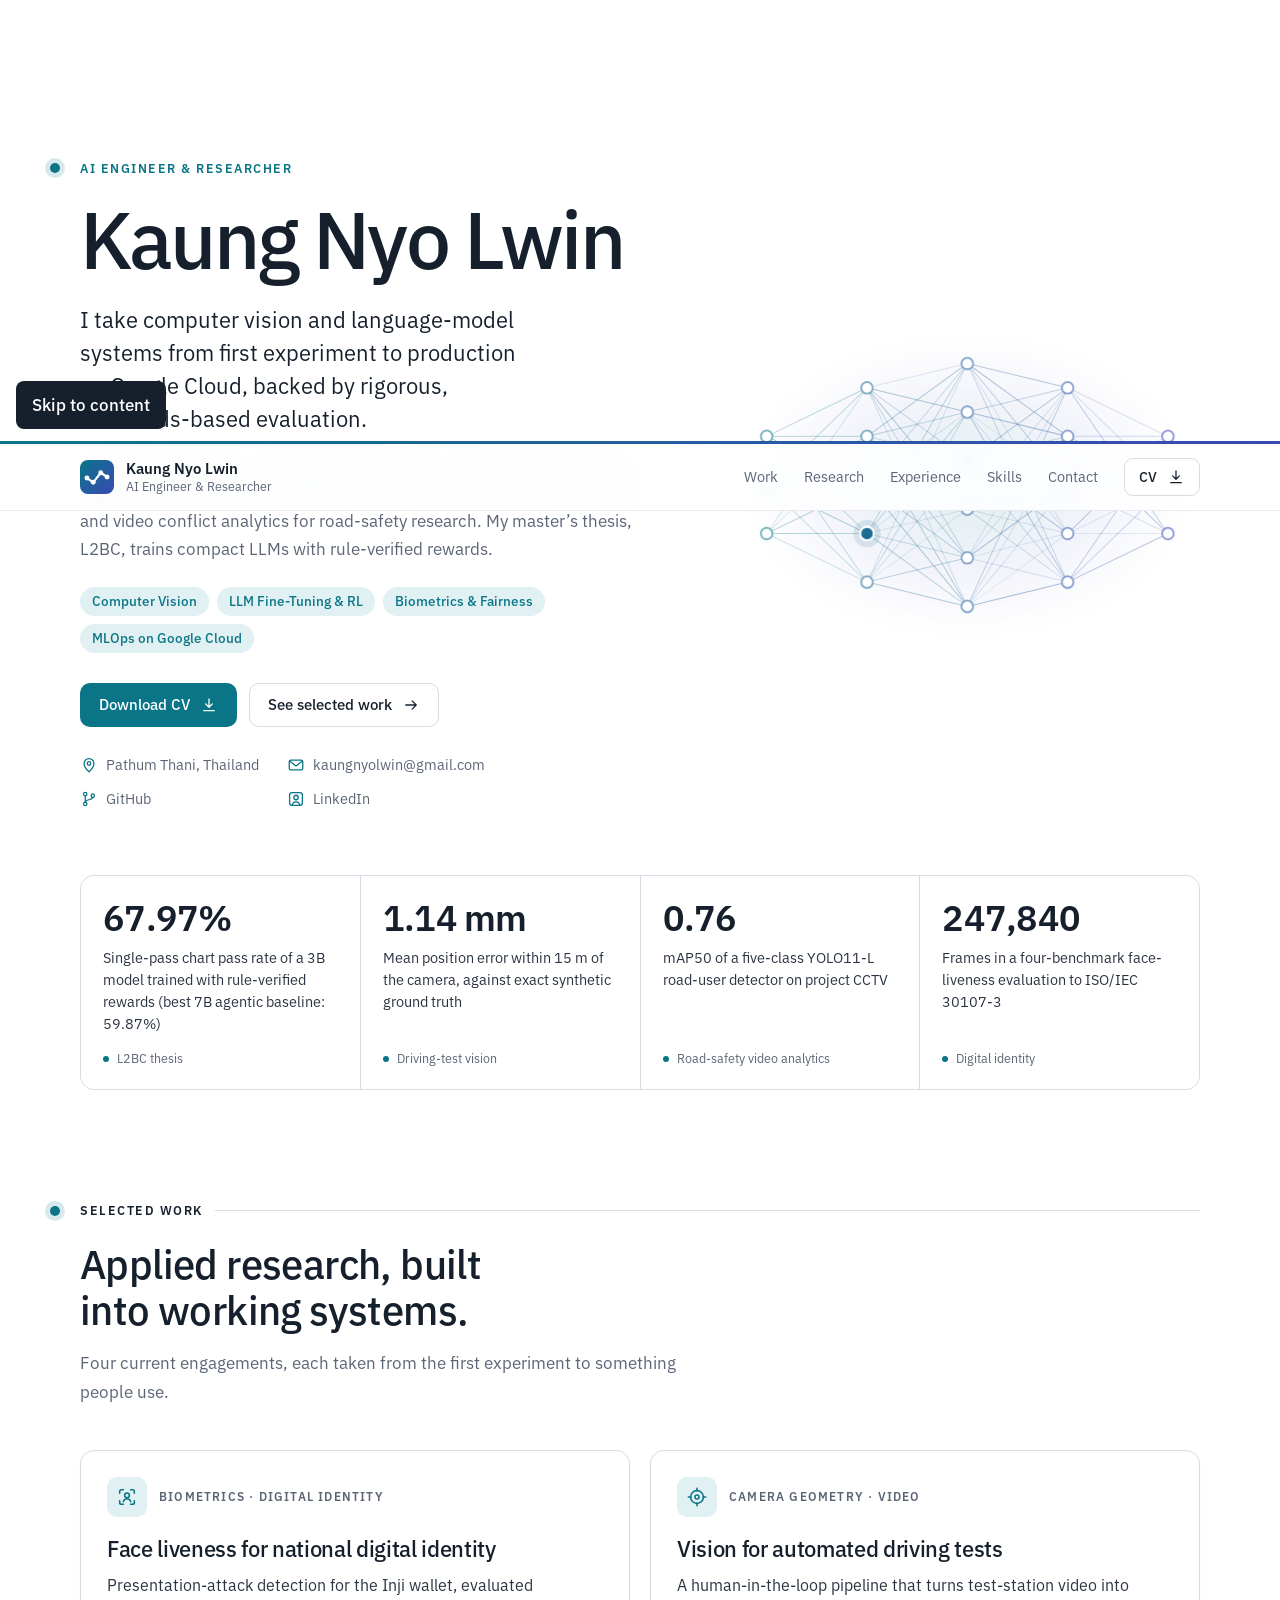
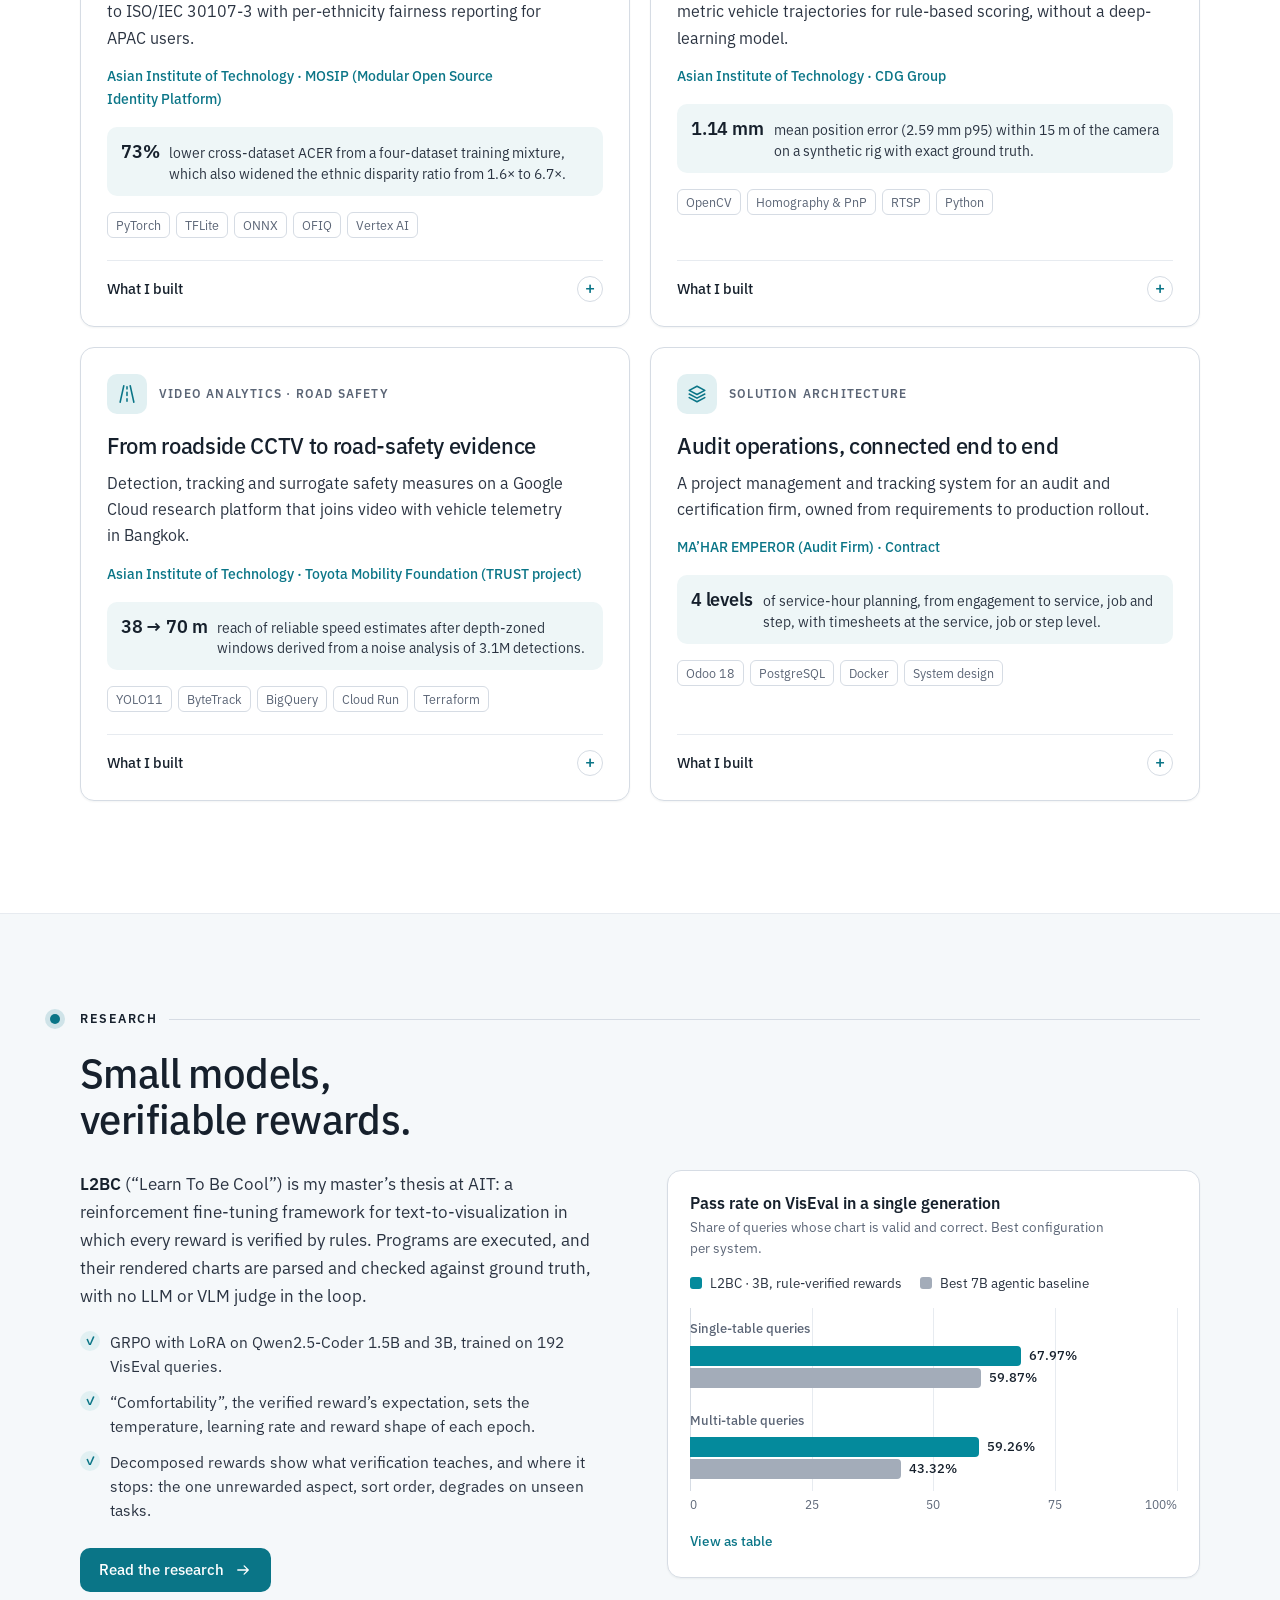
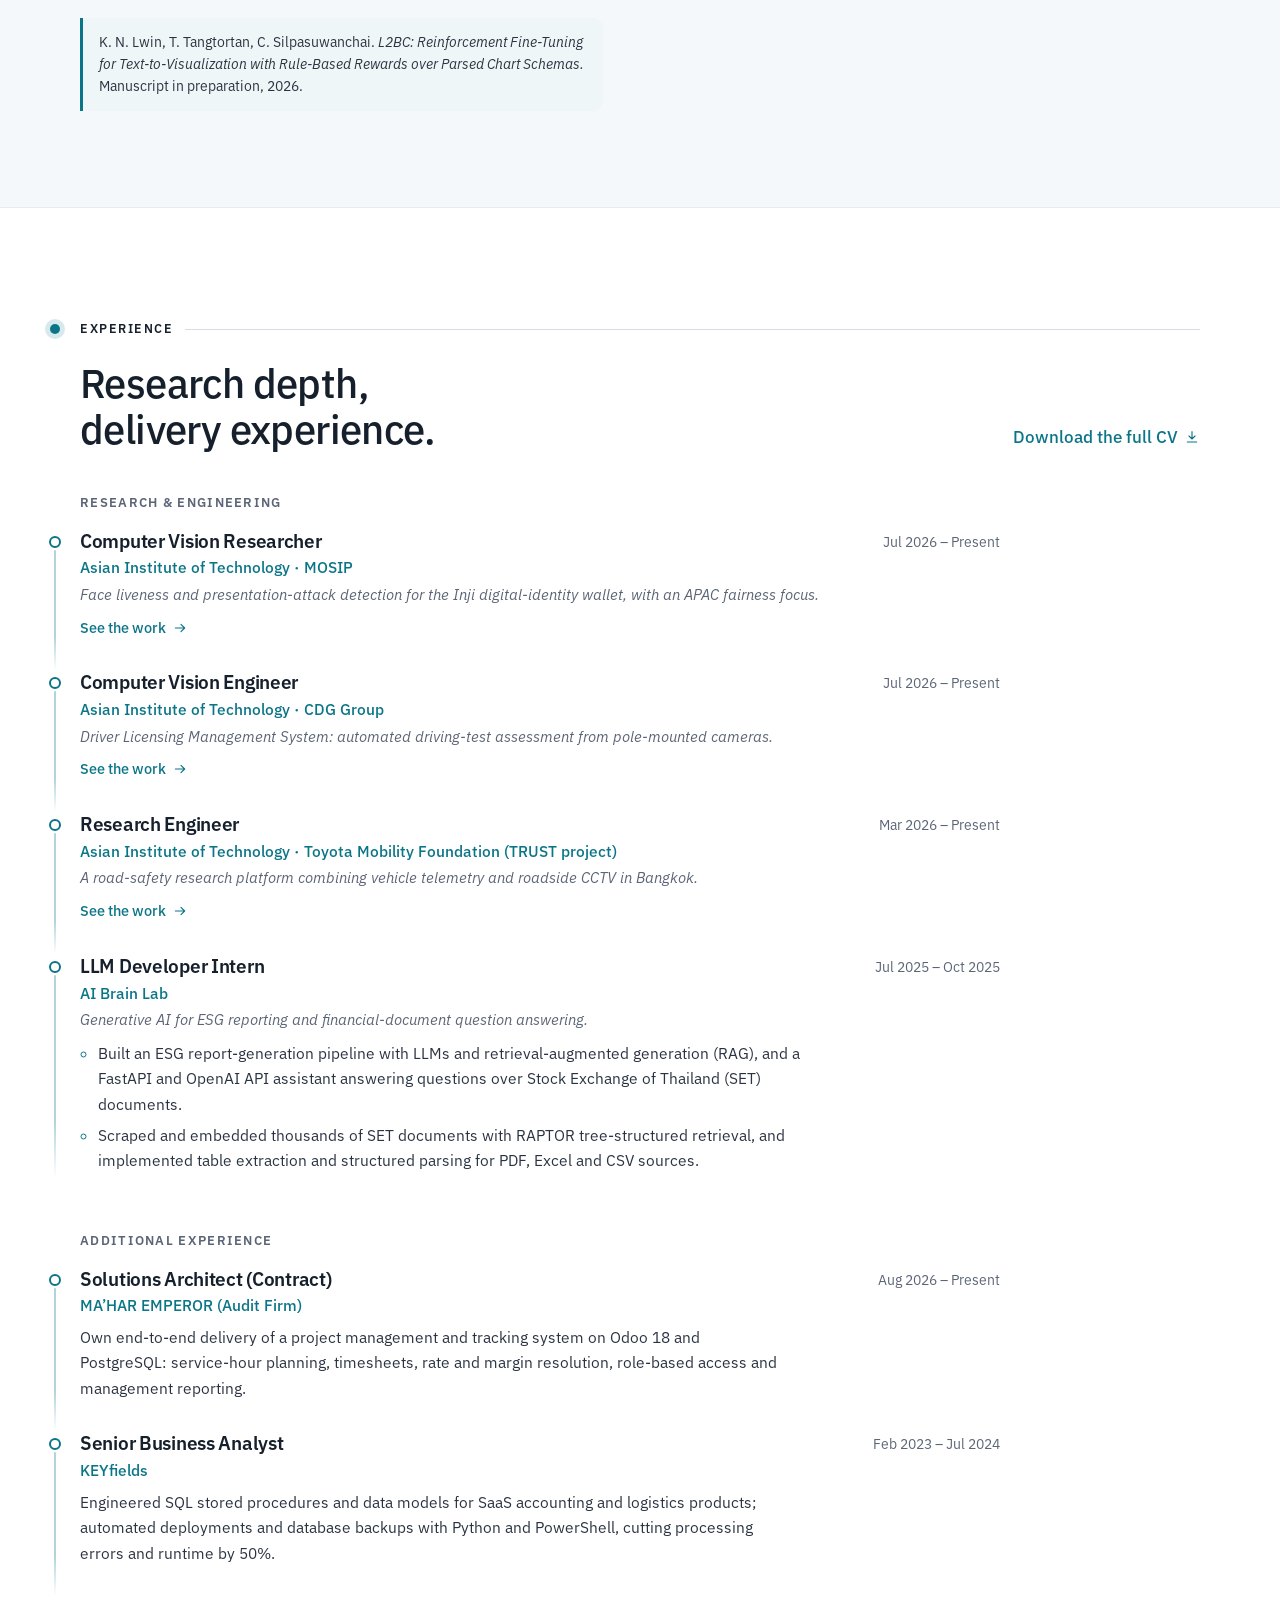
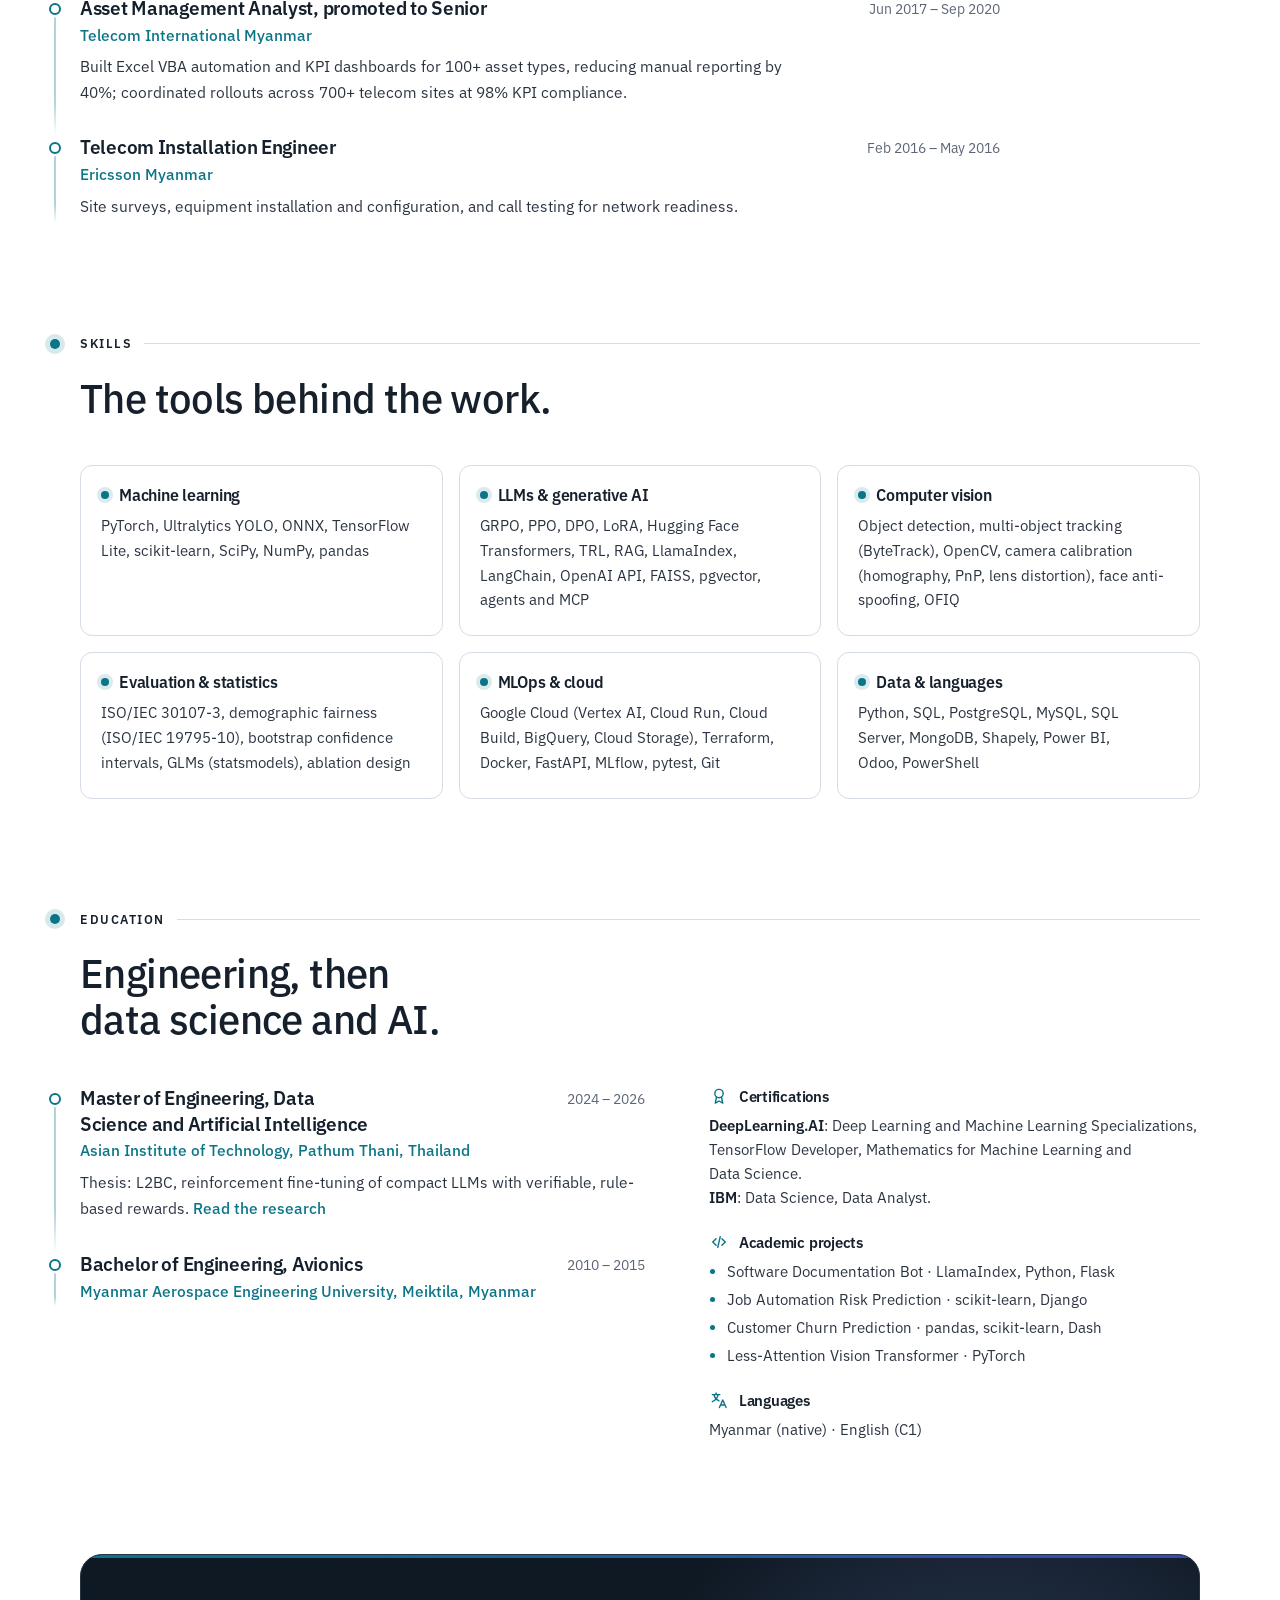
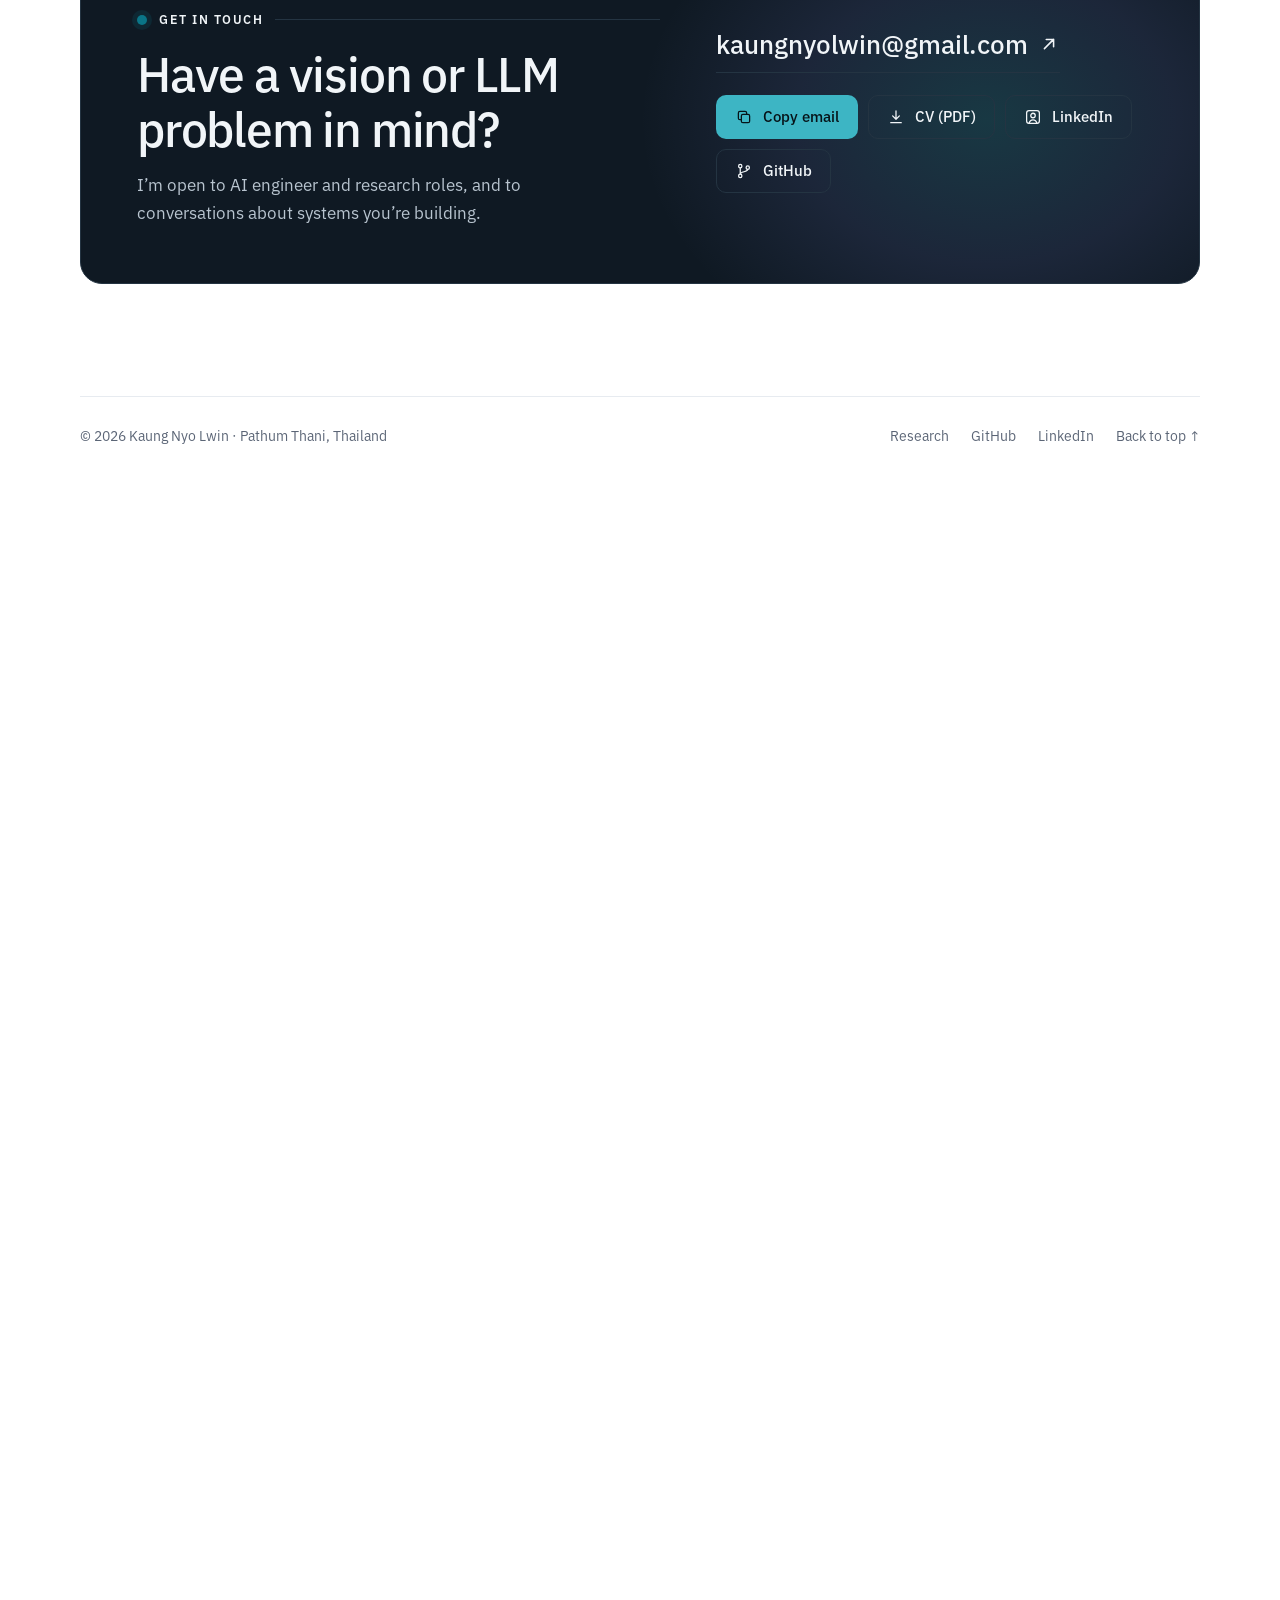
<file: contact.html>
<!doctype html>
<html lang="en"><head><meta charset="utf-8"><meta name="viewport" content="width=device-width, initial-scale=1"><title>Contact — Kaung Nyo Lwin</title><meta http-equiv="refresh" content="0; url=index.html#contact"><link rel="canonical" href="https://kaung-nyo-lwin.github.io/#contact"><link rel="icon" href="assets/favicon.svg"><link rel="stylesheet" href="styles.css"></head><body class="redirect-page"><main class="redirect-panel"><p class="eyebrow">KAUNG NYO LWIN</p><h1>Contact</h1><p>This section is now part of my portfolio.</p><a class="button button-primary" href="index.html#contact">Continue to contact <span aria-hidden="true">→</span></a></main></body></html>
</file>
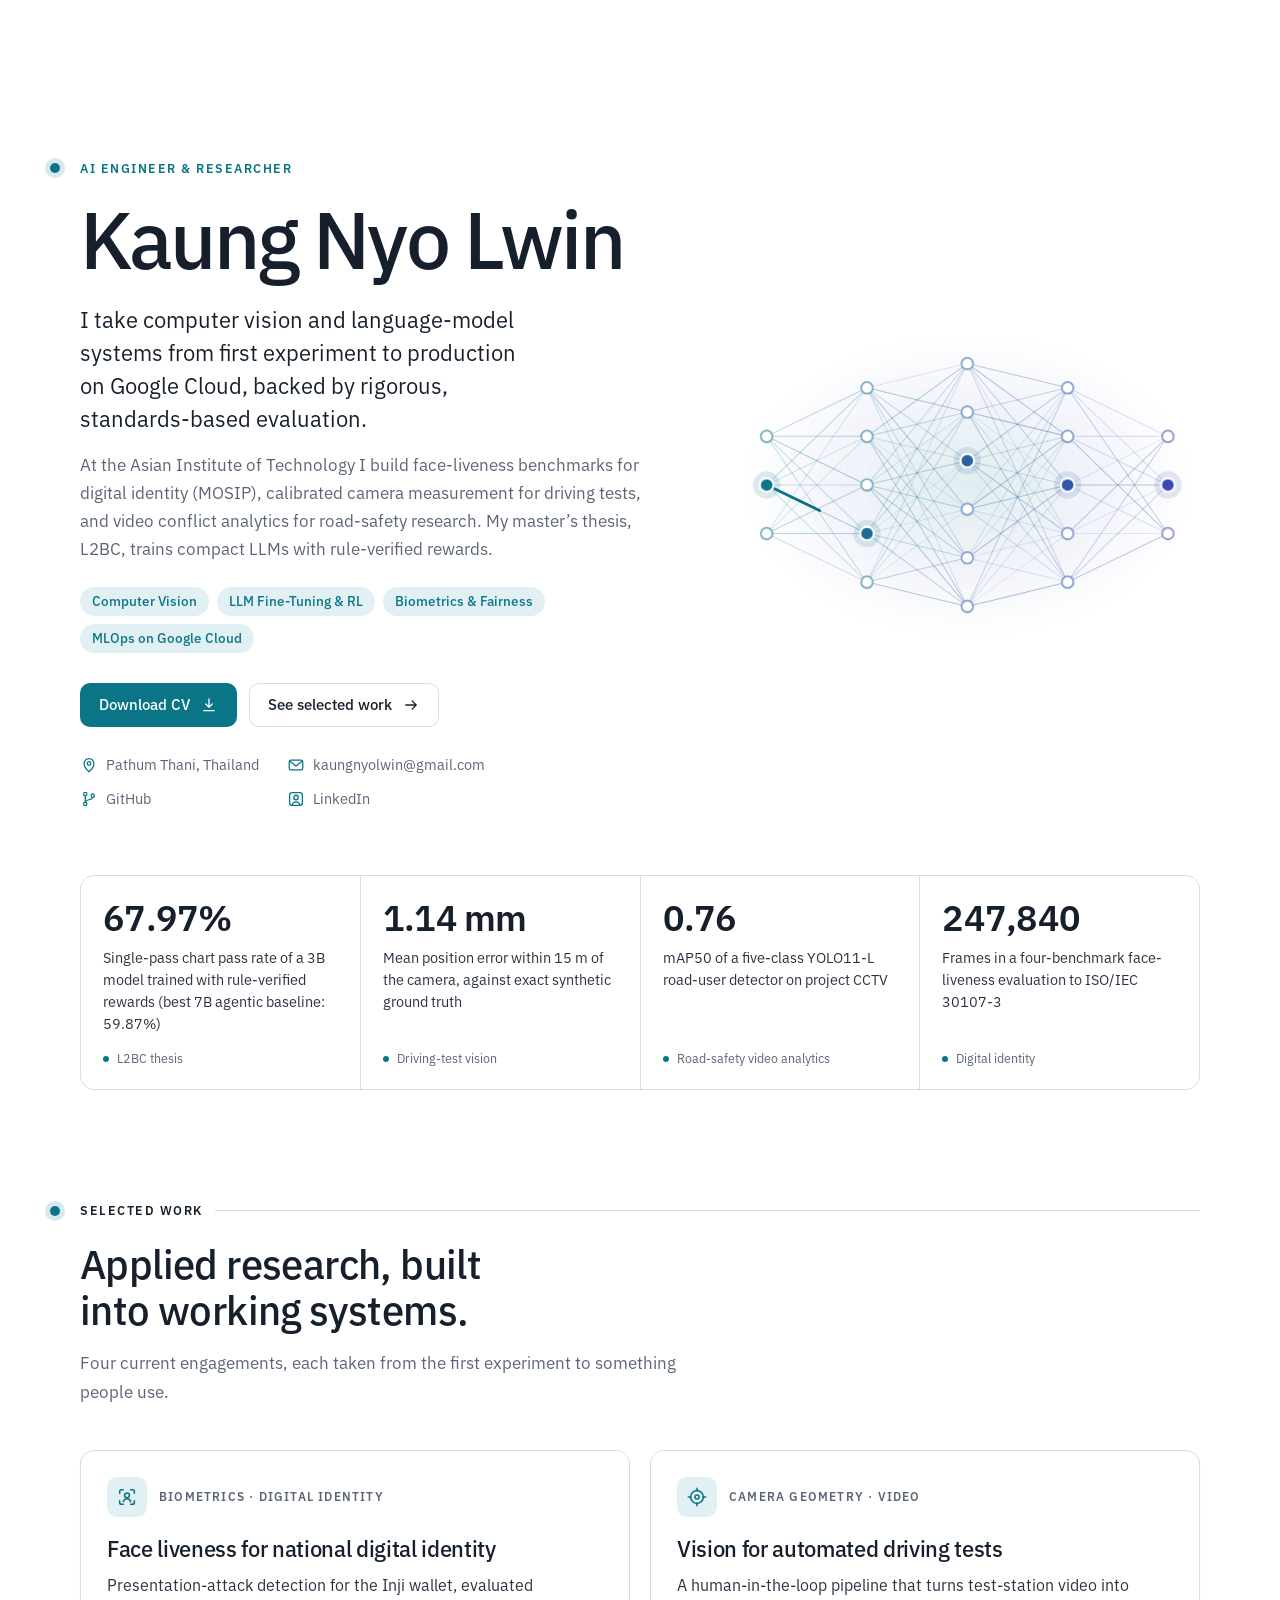
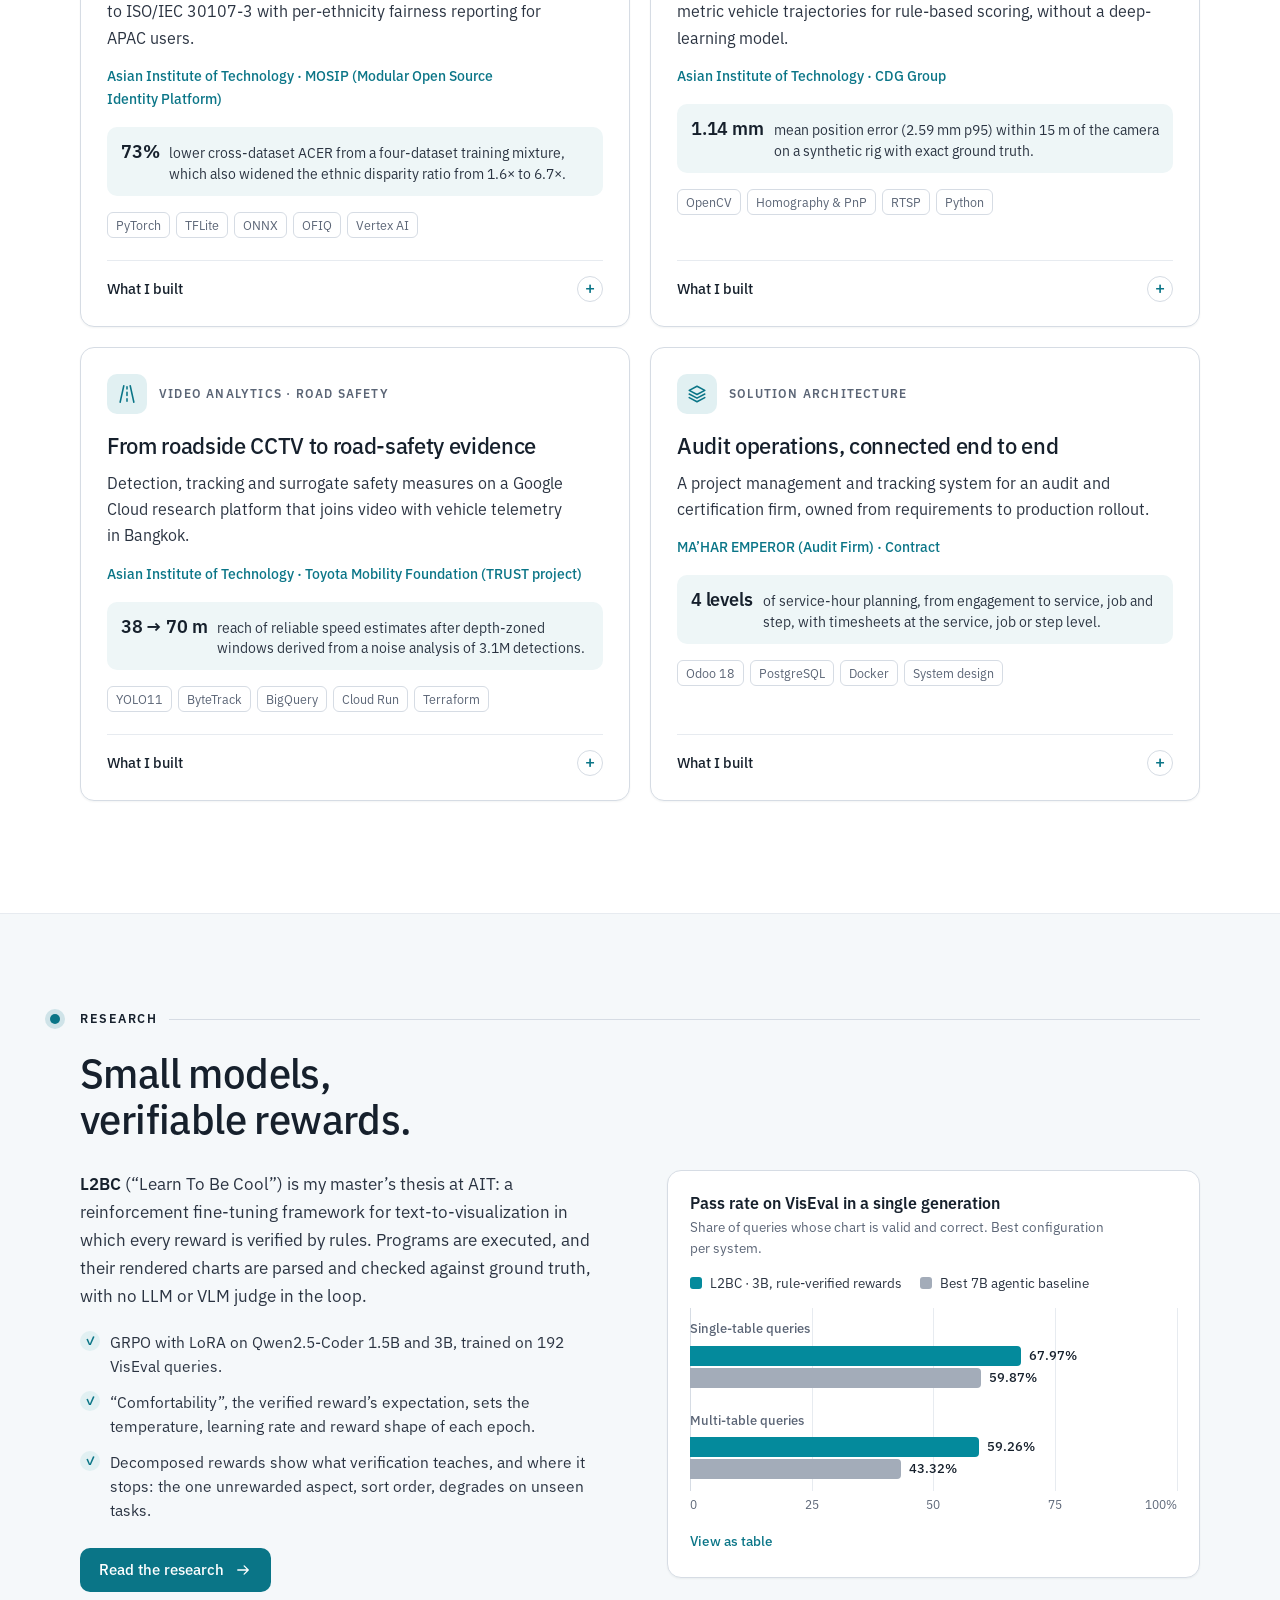
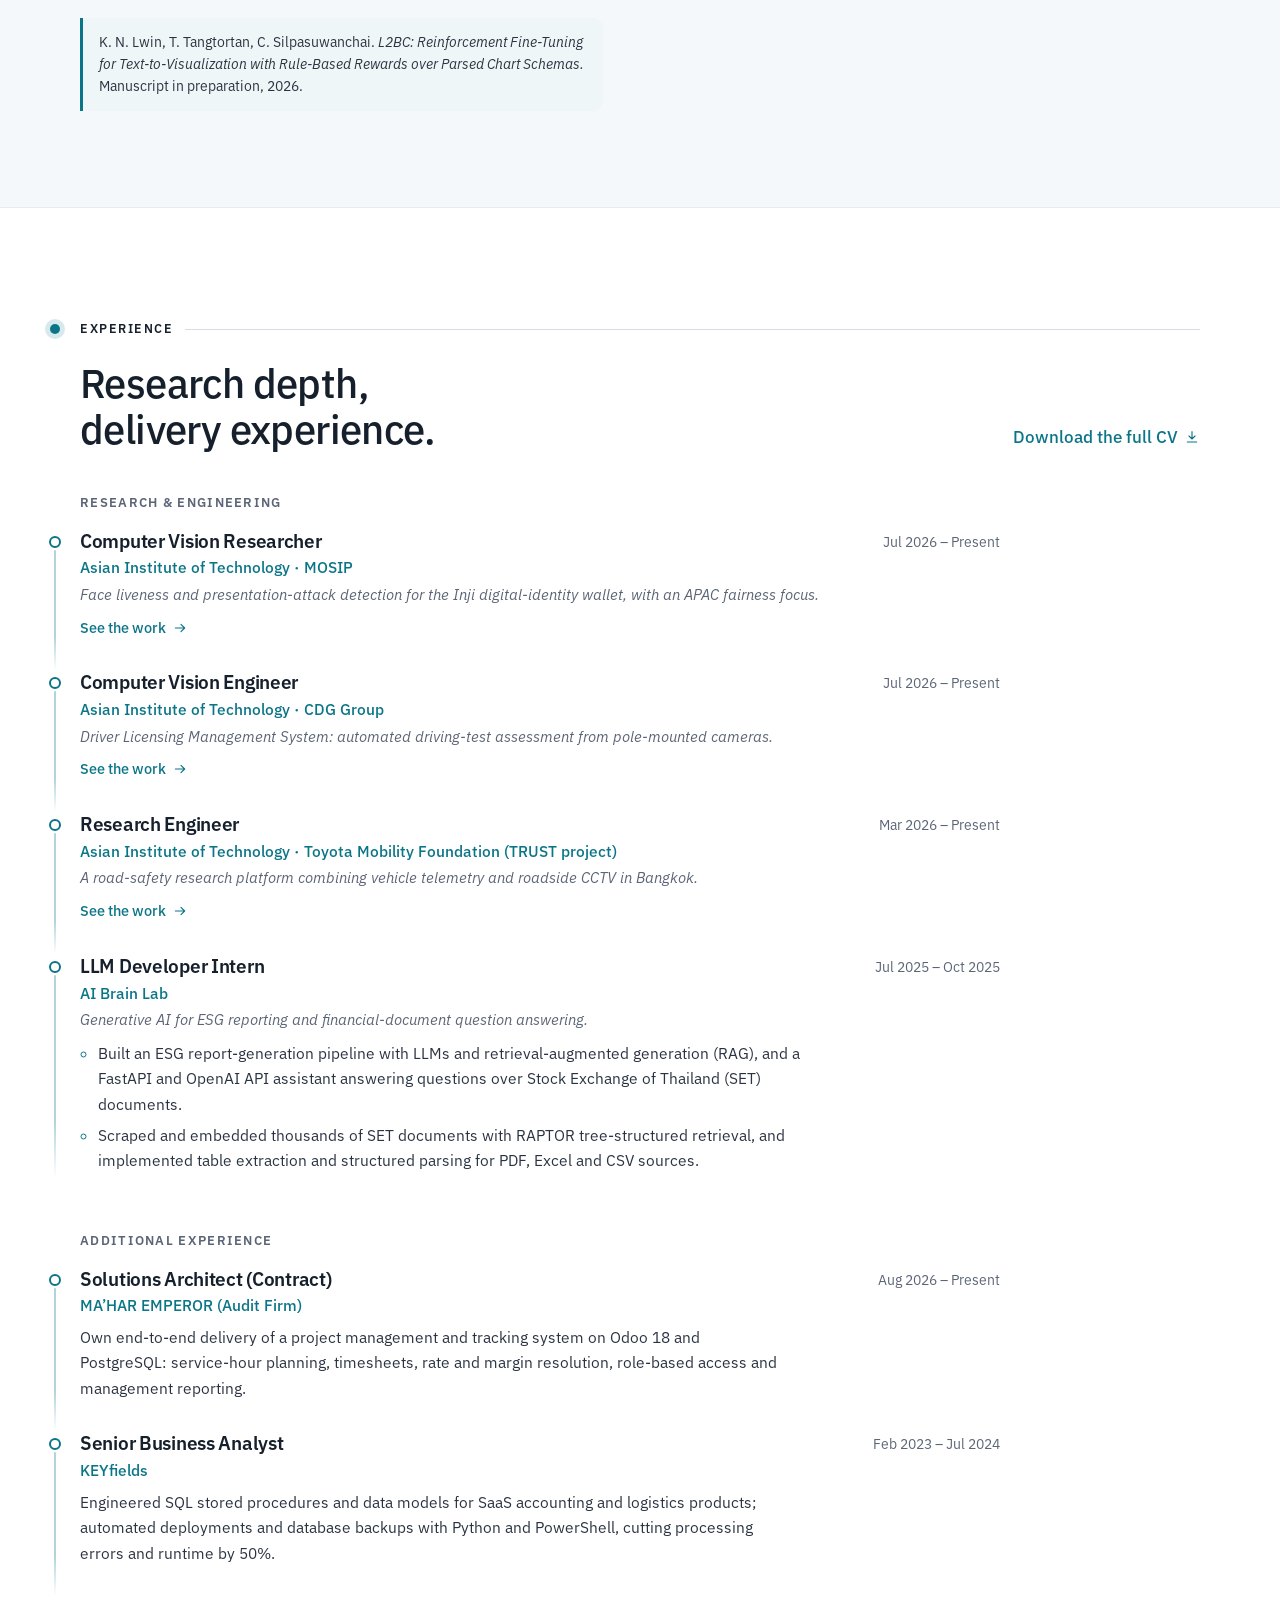
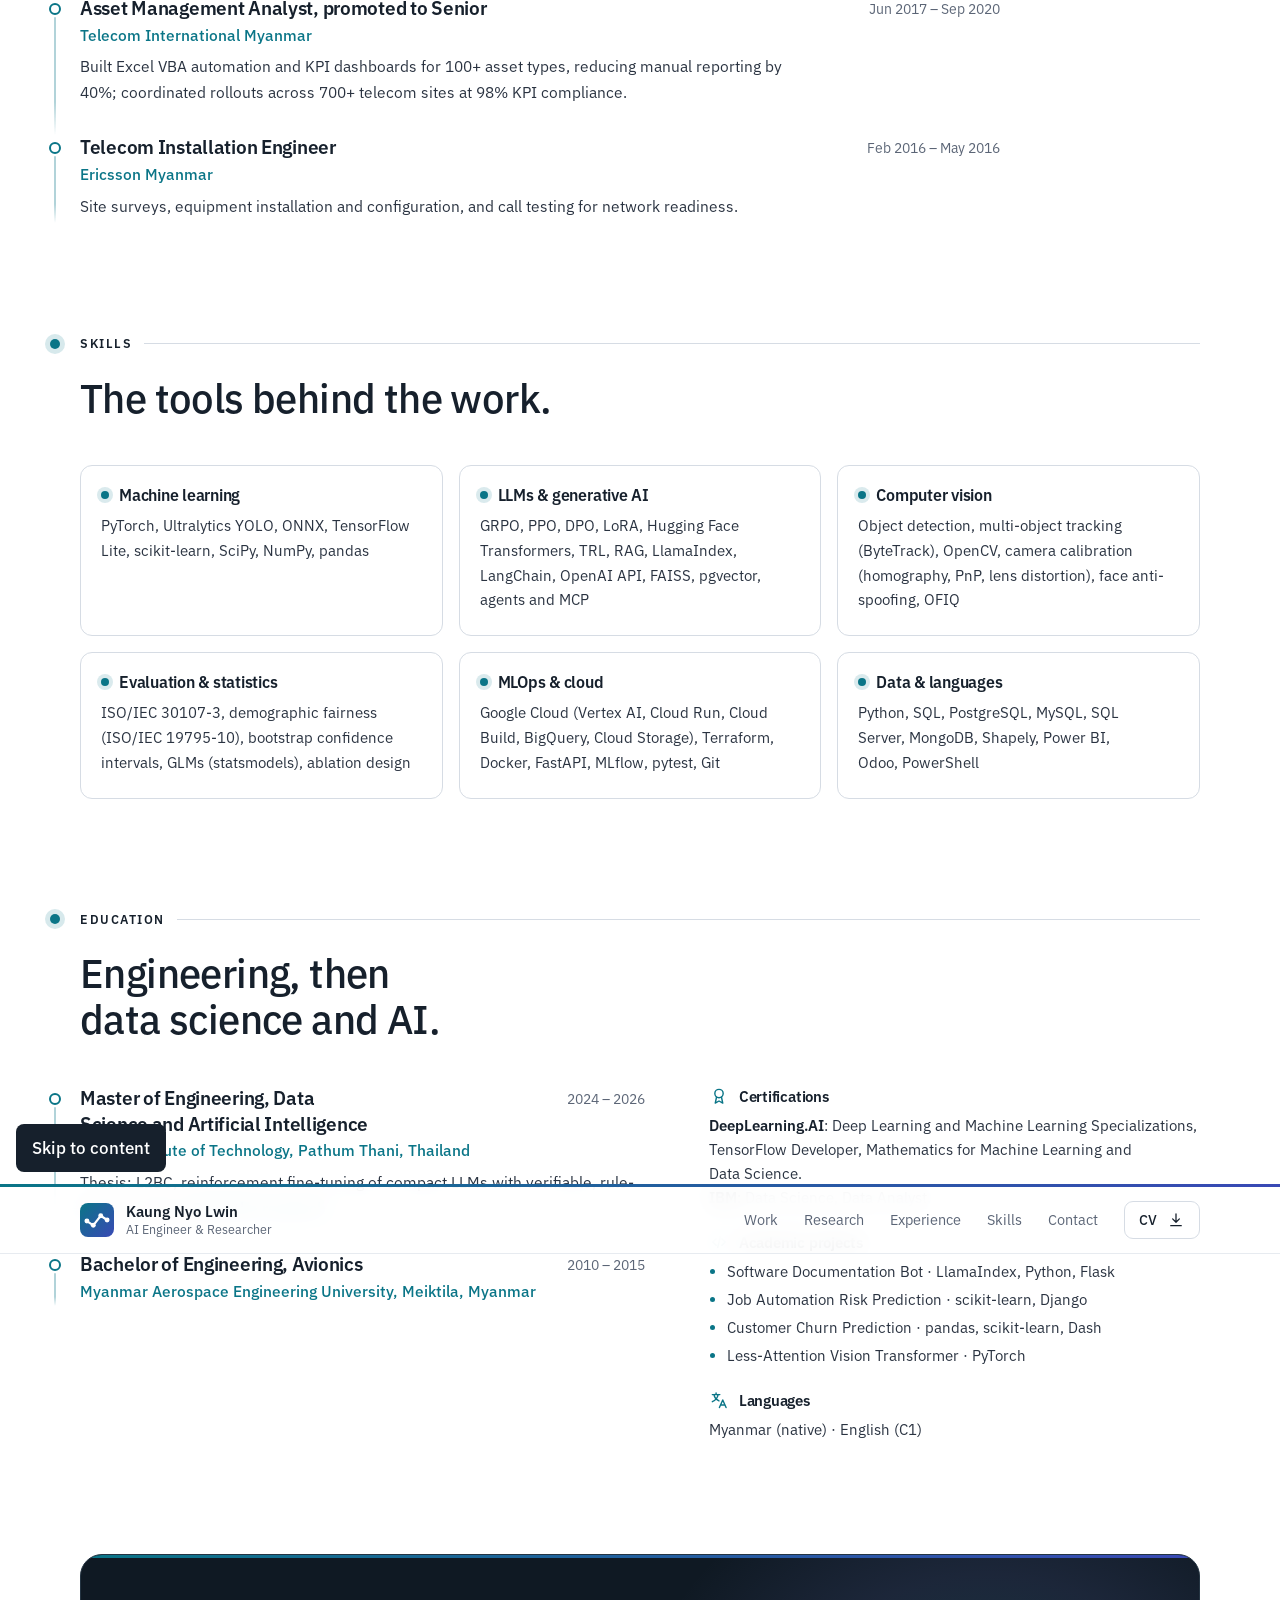
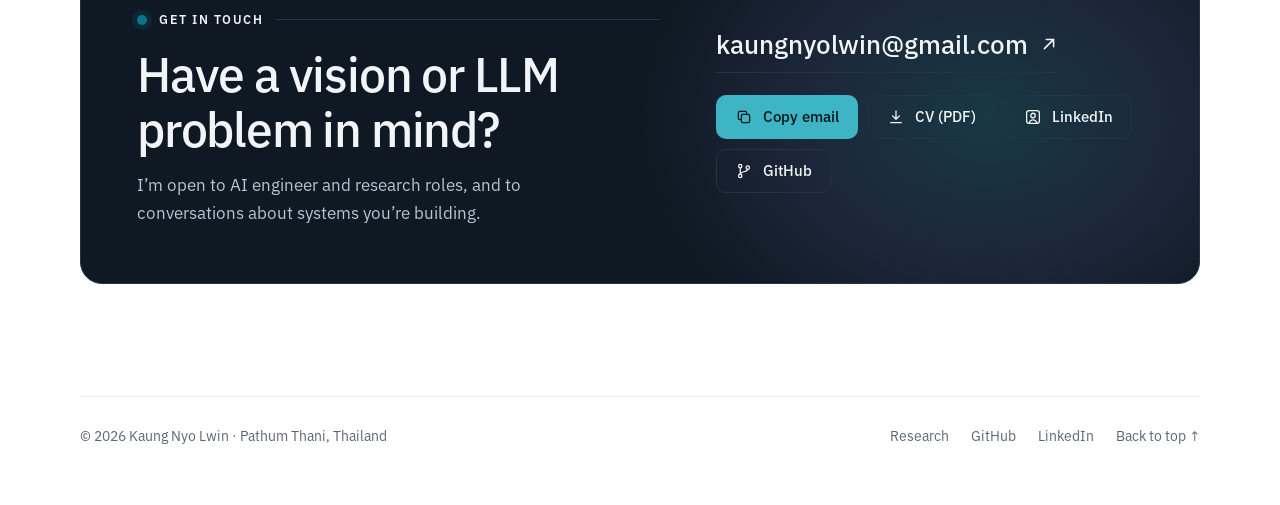
<file: education.html>
<!doctype html>
<html lang="en"><head><meta charset="utf-8"><meta name="viewport" content="width=device-width, initial-scale=1"><title>Education — Kaung Nyo Lwin</title><meta http-equiv="refresh" content="0; url=index.html#education"><link rel="canonical" href="https://kaung-nyo-lwin.github.io/#education"><link rel="icon" href="assets/favicon.svg"><link rel="stylesheet" href="styles.css"></head><body class="redirect-page"><main class="redirect-panel"><p class="eyebrow">KAUNG NYO LWIN</p><h1>Education</h1><p>This section is now part of my portfolio.</p><a class="button button-primary" href="index.html#education">Continue to education <span aria-hidden="true">→</span></a></main></body></html>
</file>
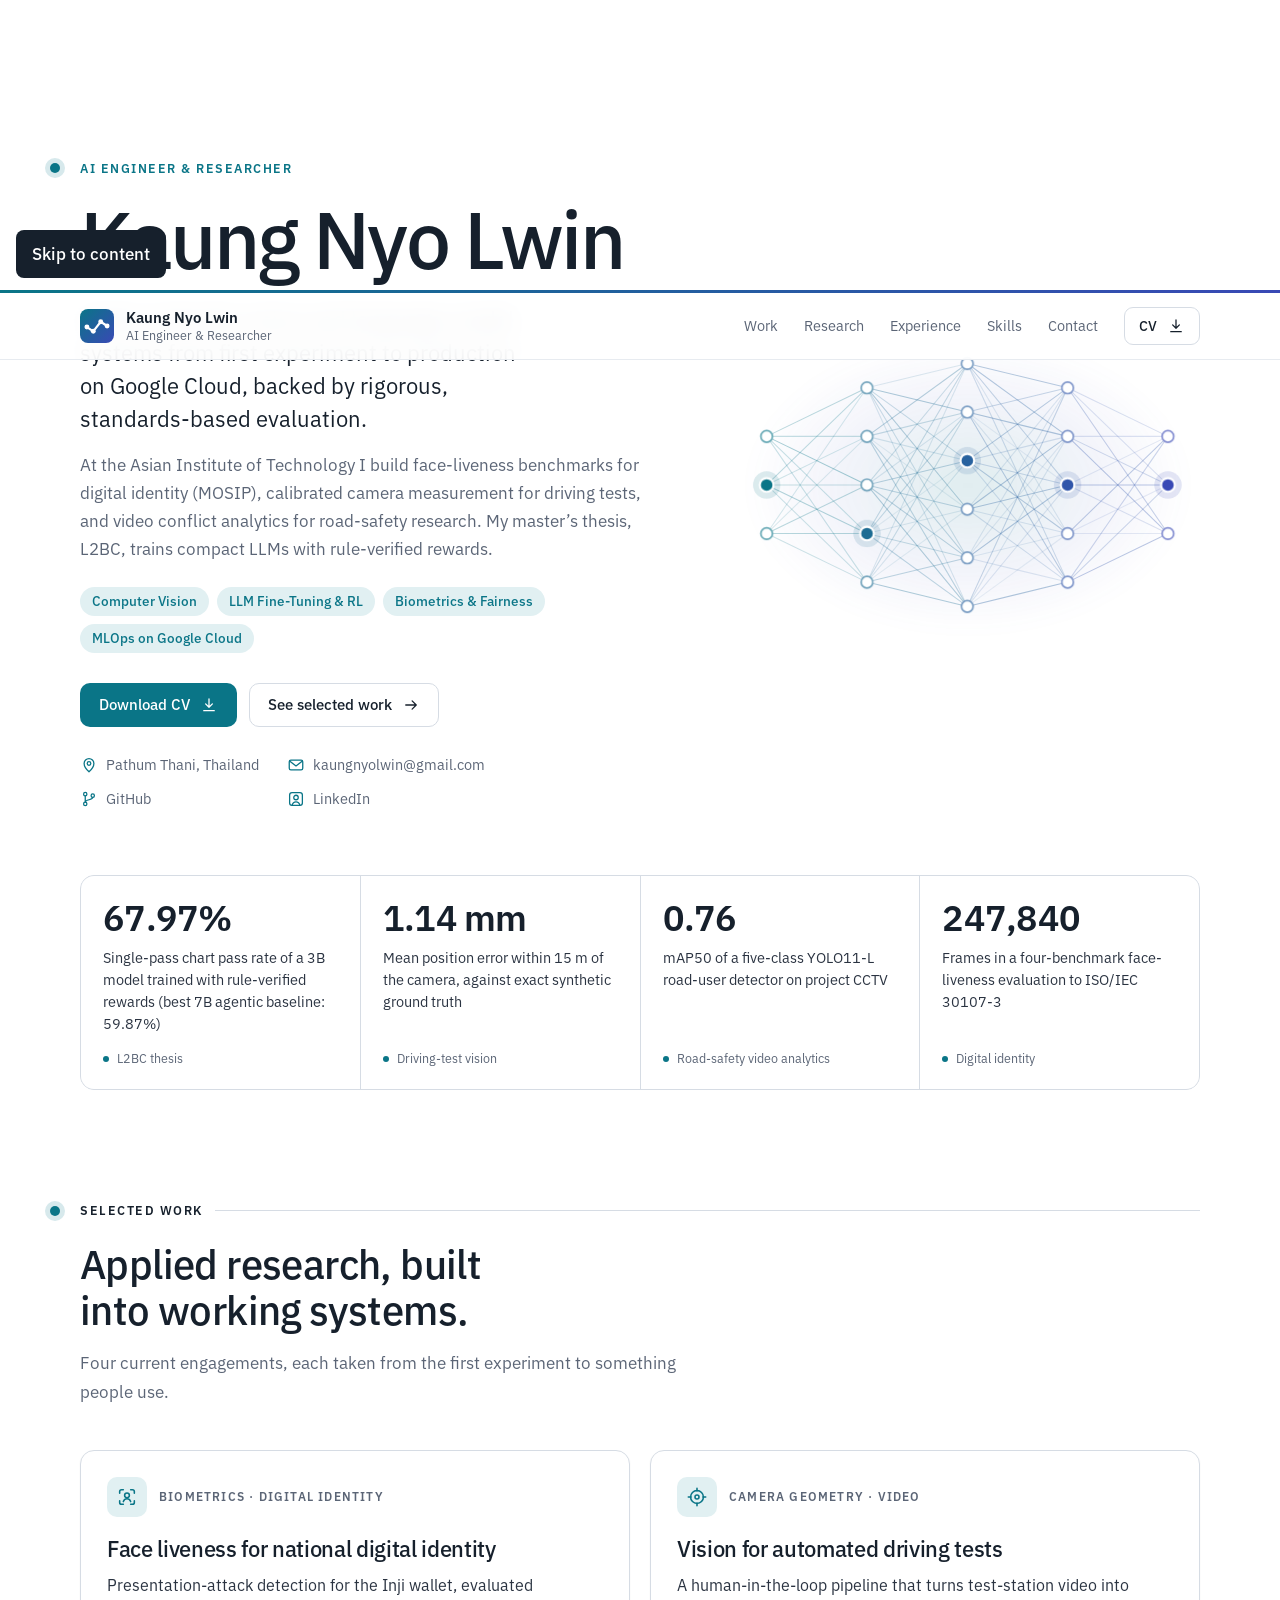
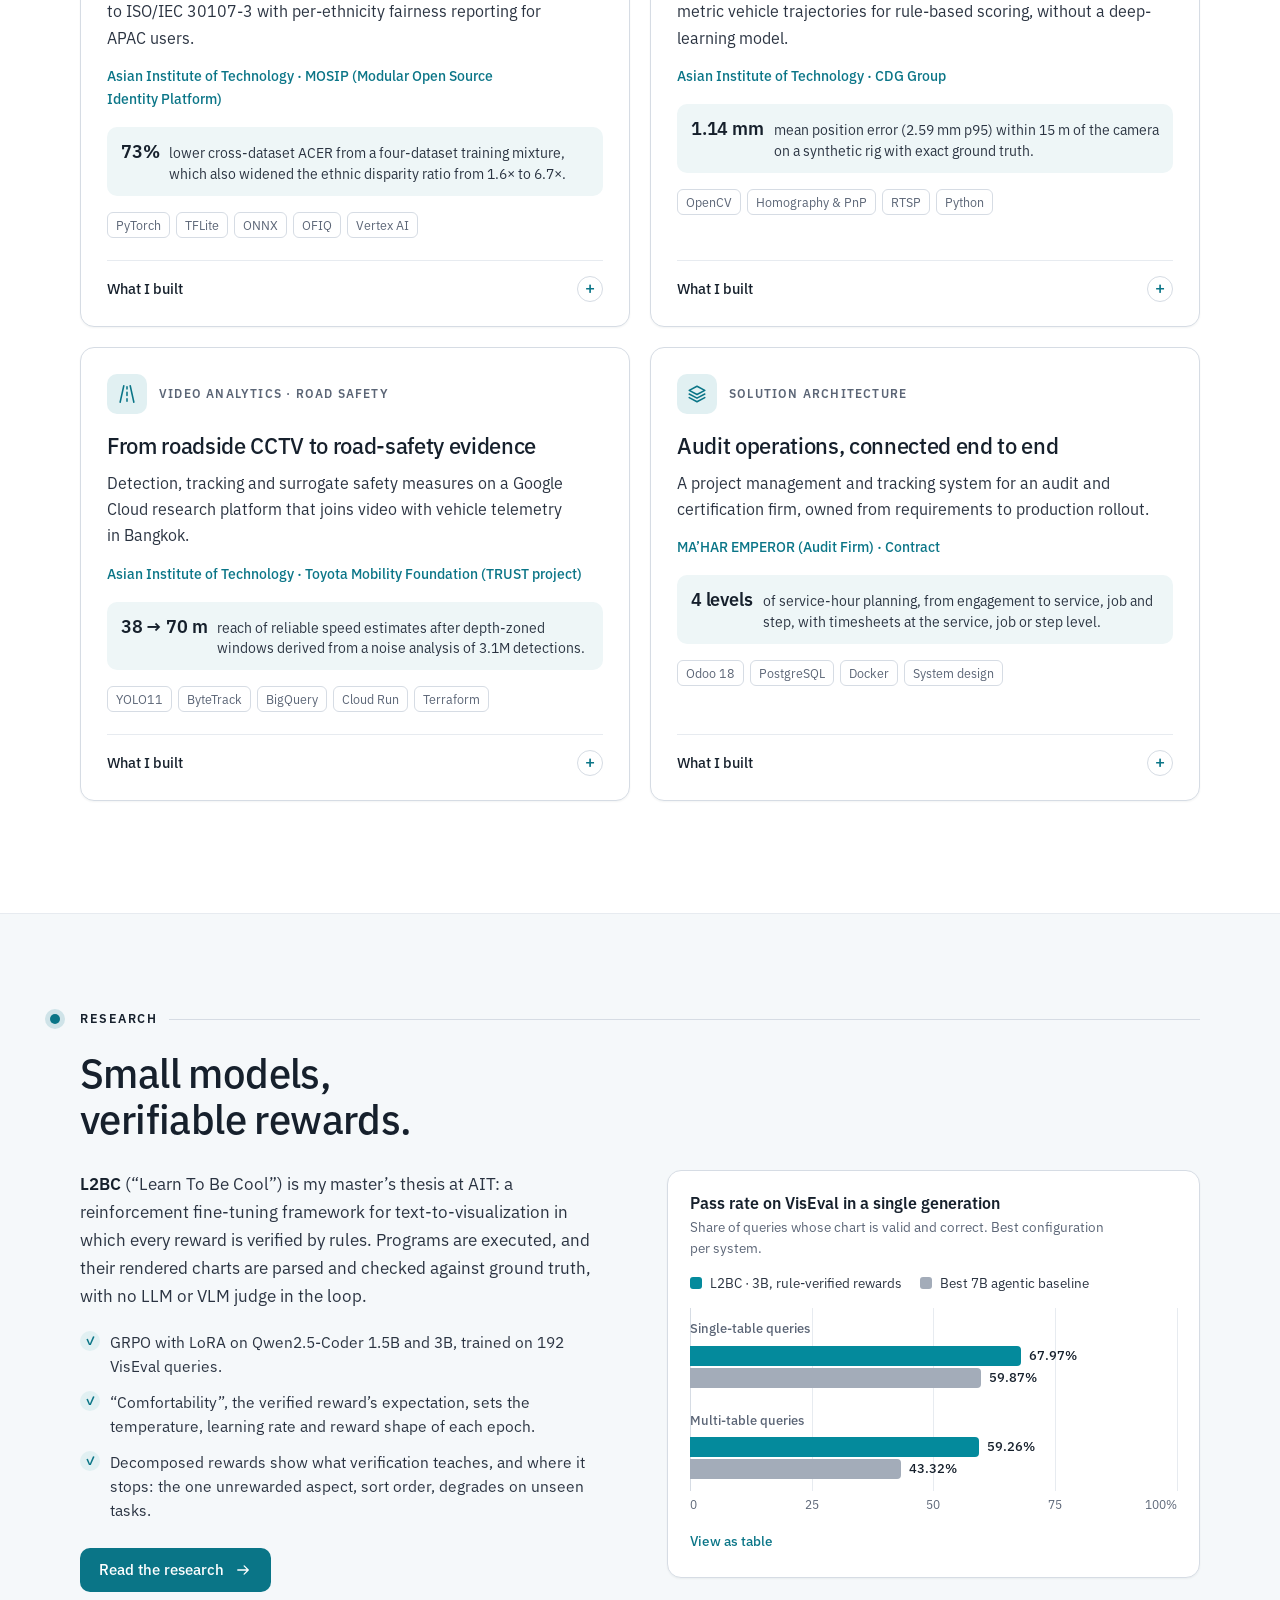
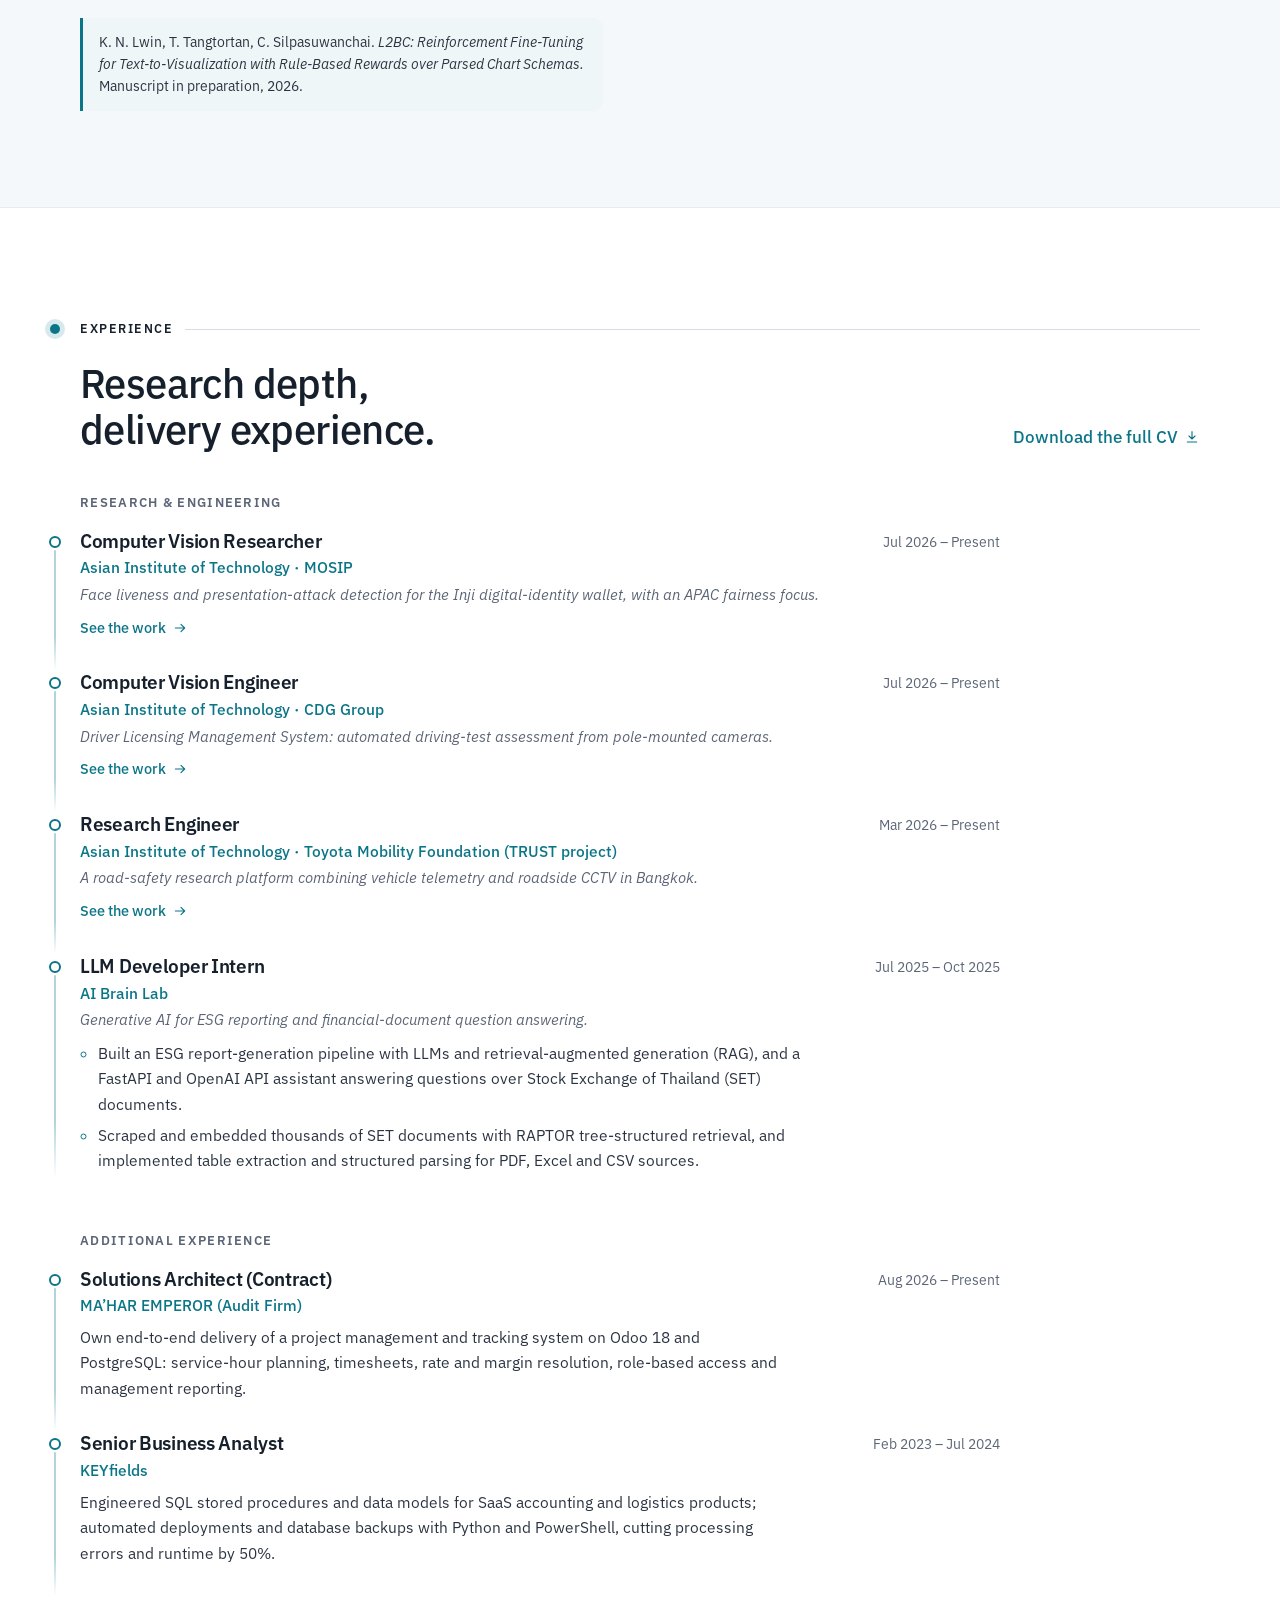
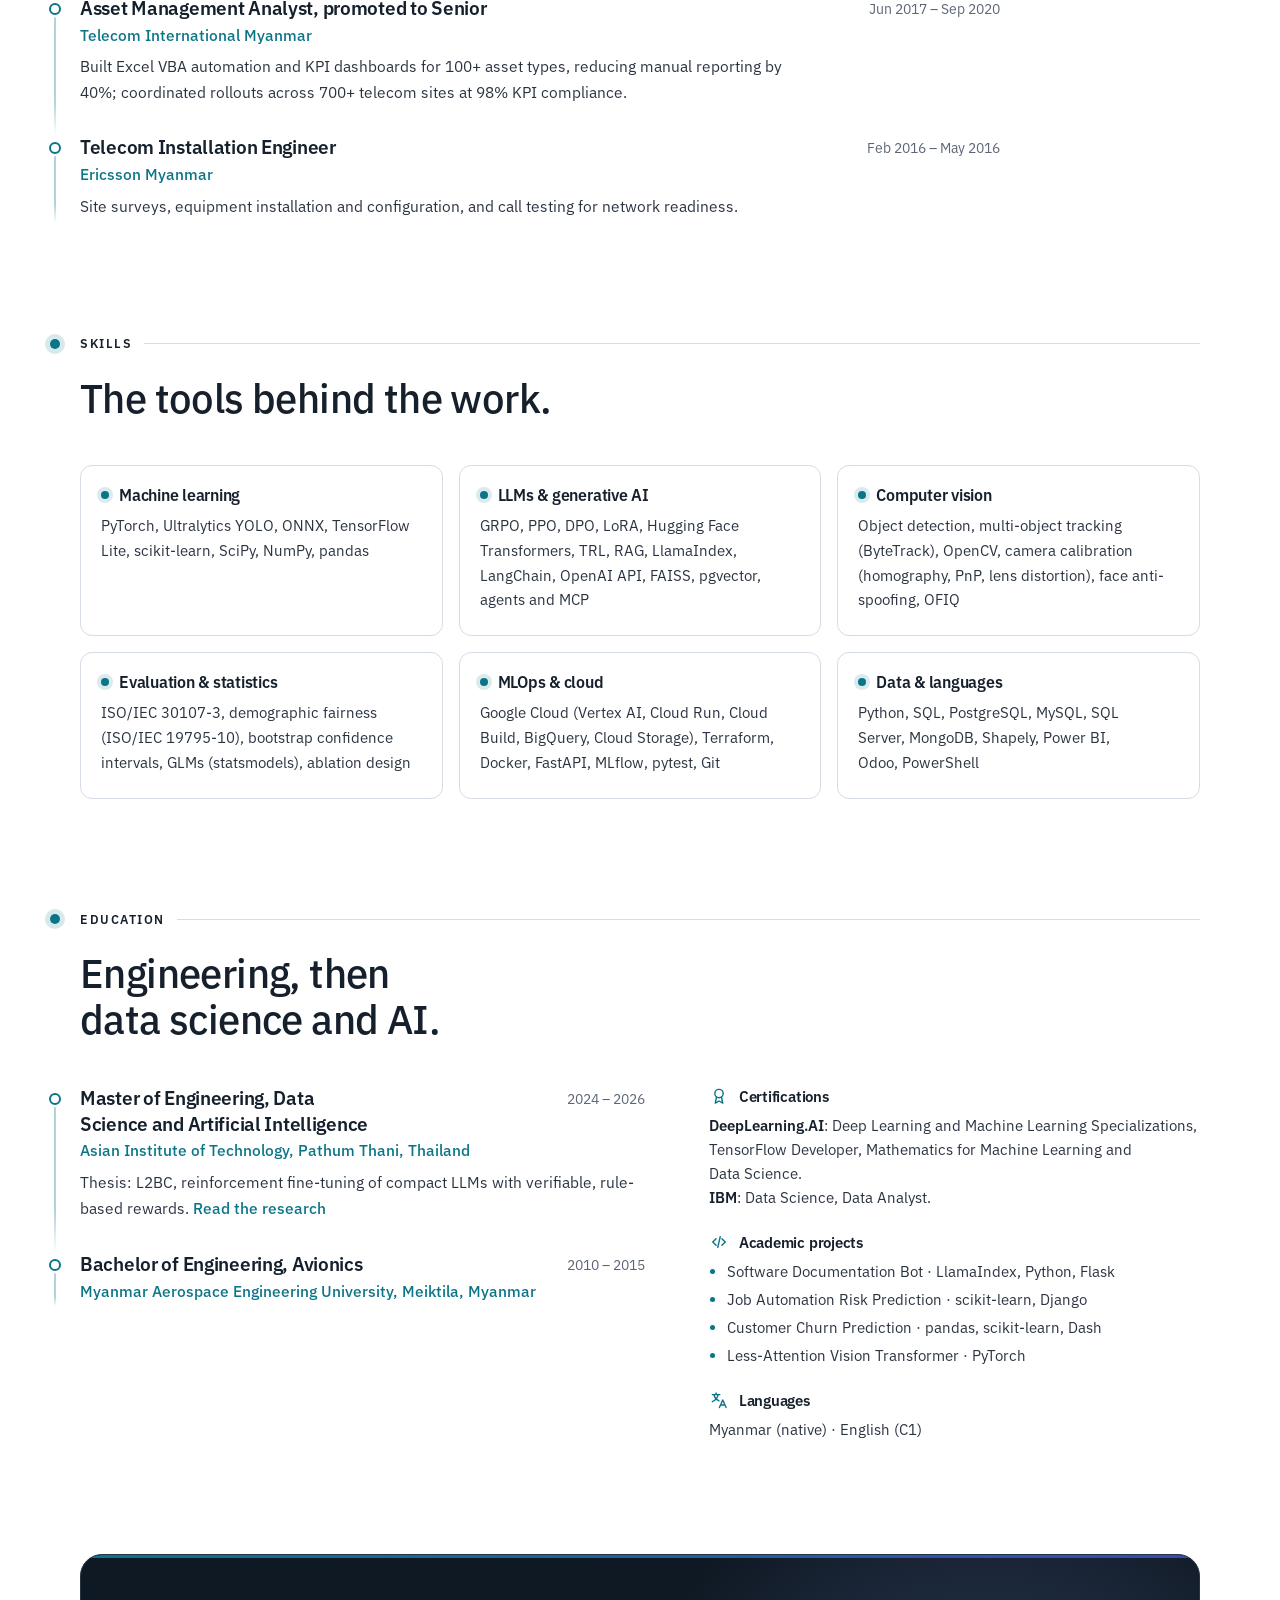
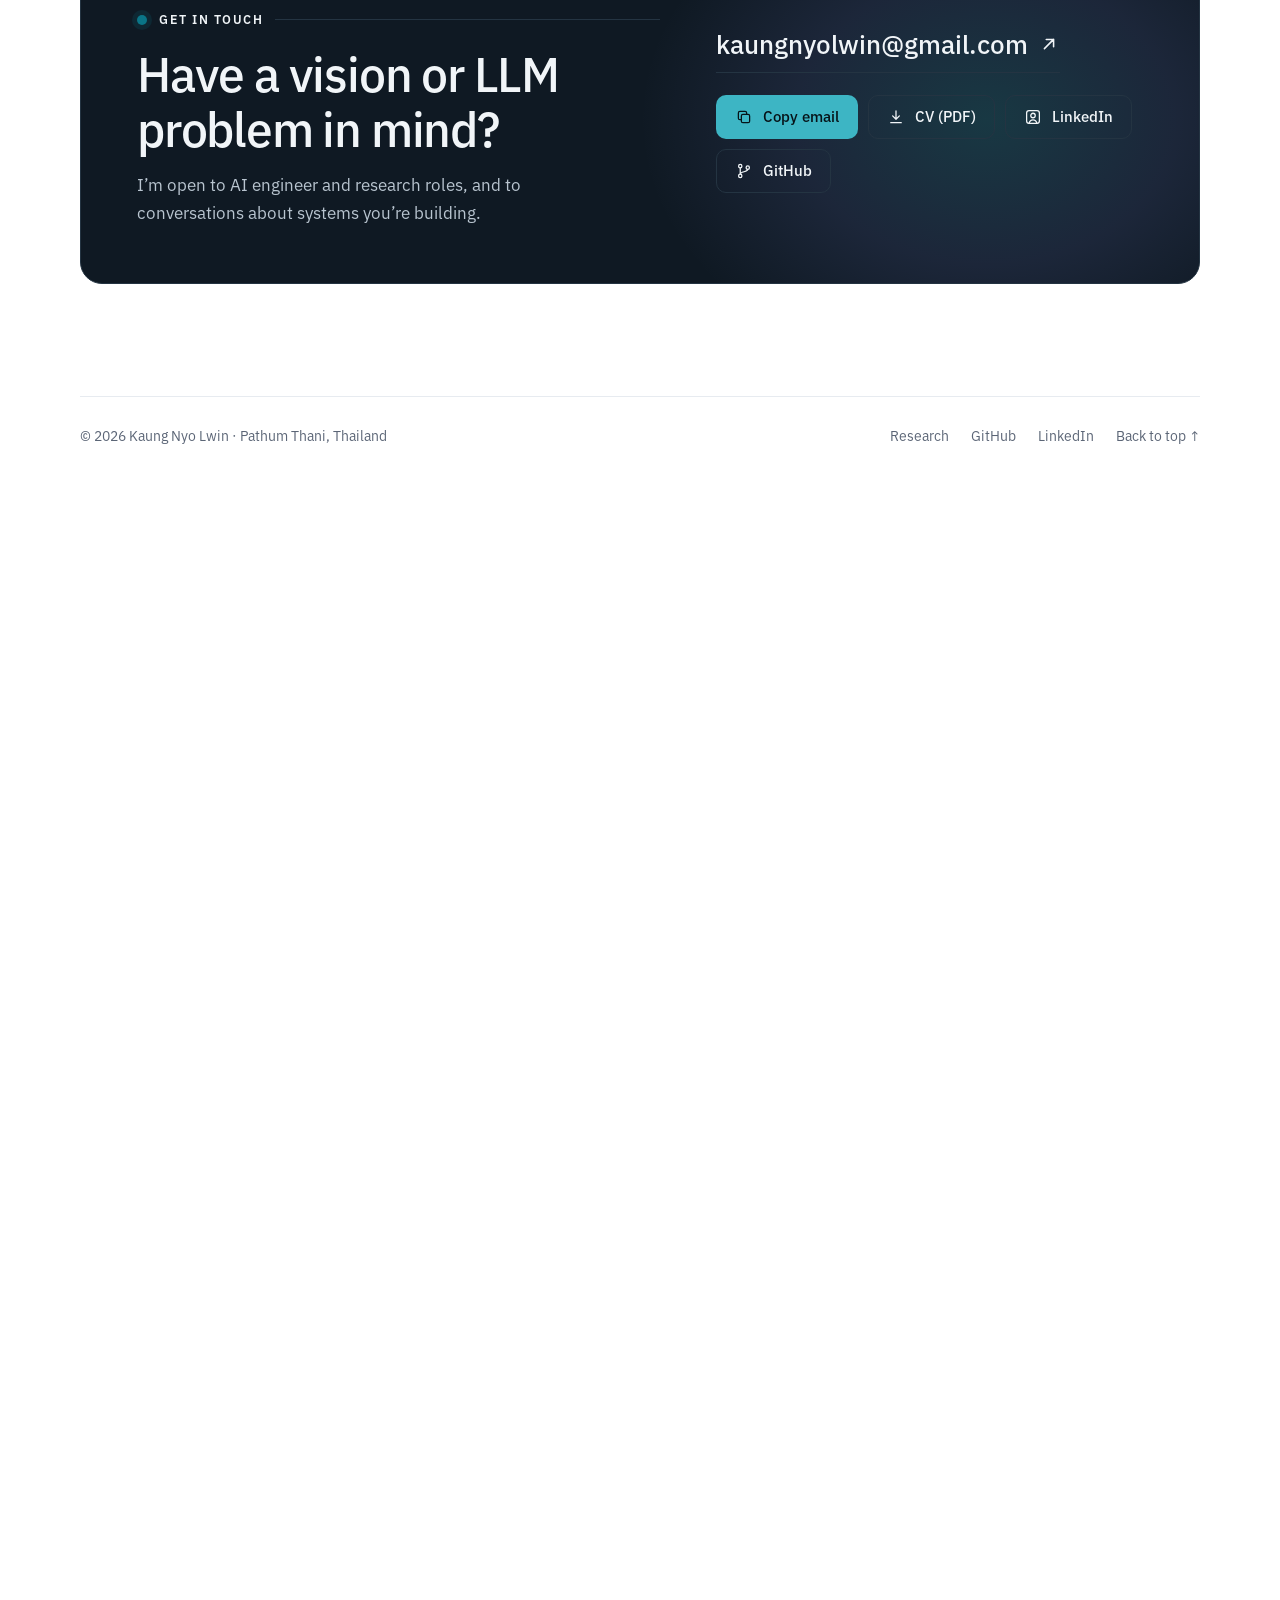
<file: experience.html>
<!doctype html>
<html lang="en"><head><meta charset="utf-8"><meta name="viewport" content="width=device-width, initial-scale=1"><title>Experience — Kaung Nyo Lwin</title><meta http-equiv="refresh" content="0; url=index.html#experience"><link rel="canonical" href="https://kaung-nyo-lwin.github.io/#experience"><link rel="icon" href="assets/favicon.svg"><link rel="stylesheet" href="styles.css"></head><body class="redirect-page"><main class="redirect-panel"><p class="eyebrow">KAUNG NYO LWIN</p><h1>Experience</h1><p>This section is now part of my portfolio.</p><a class="button button-primary" href="index.html#experience">Continue to experience <span aria-hidden="true">→</span></a></main></body></html>
</file>
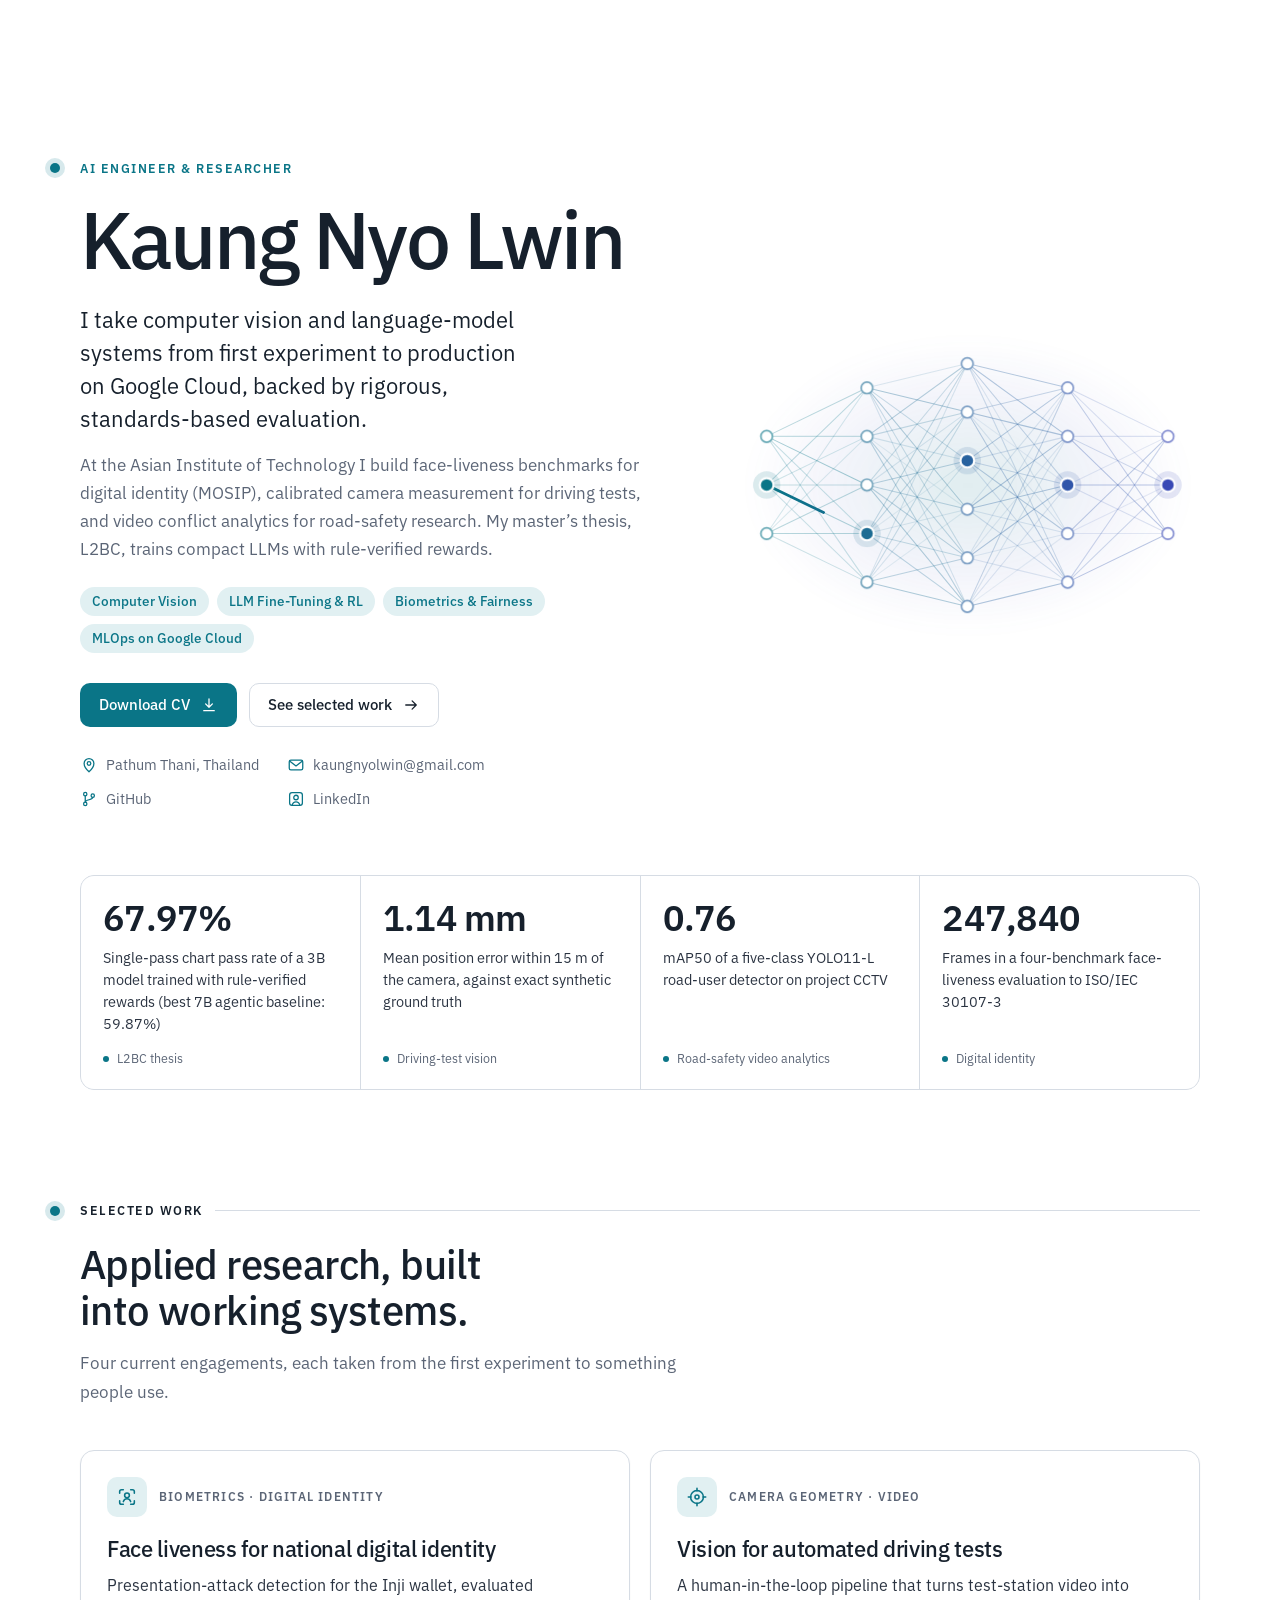
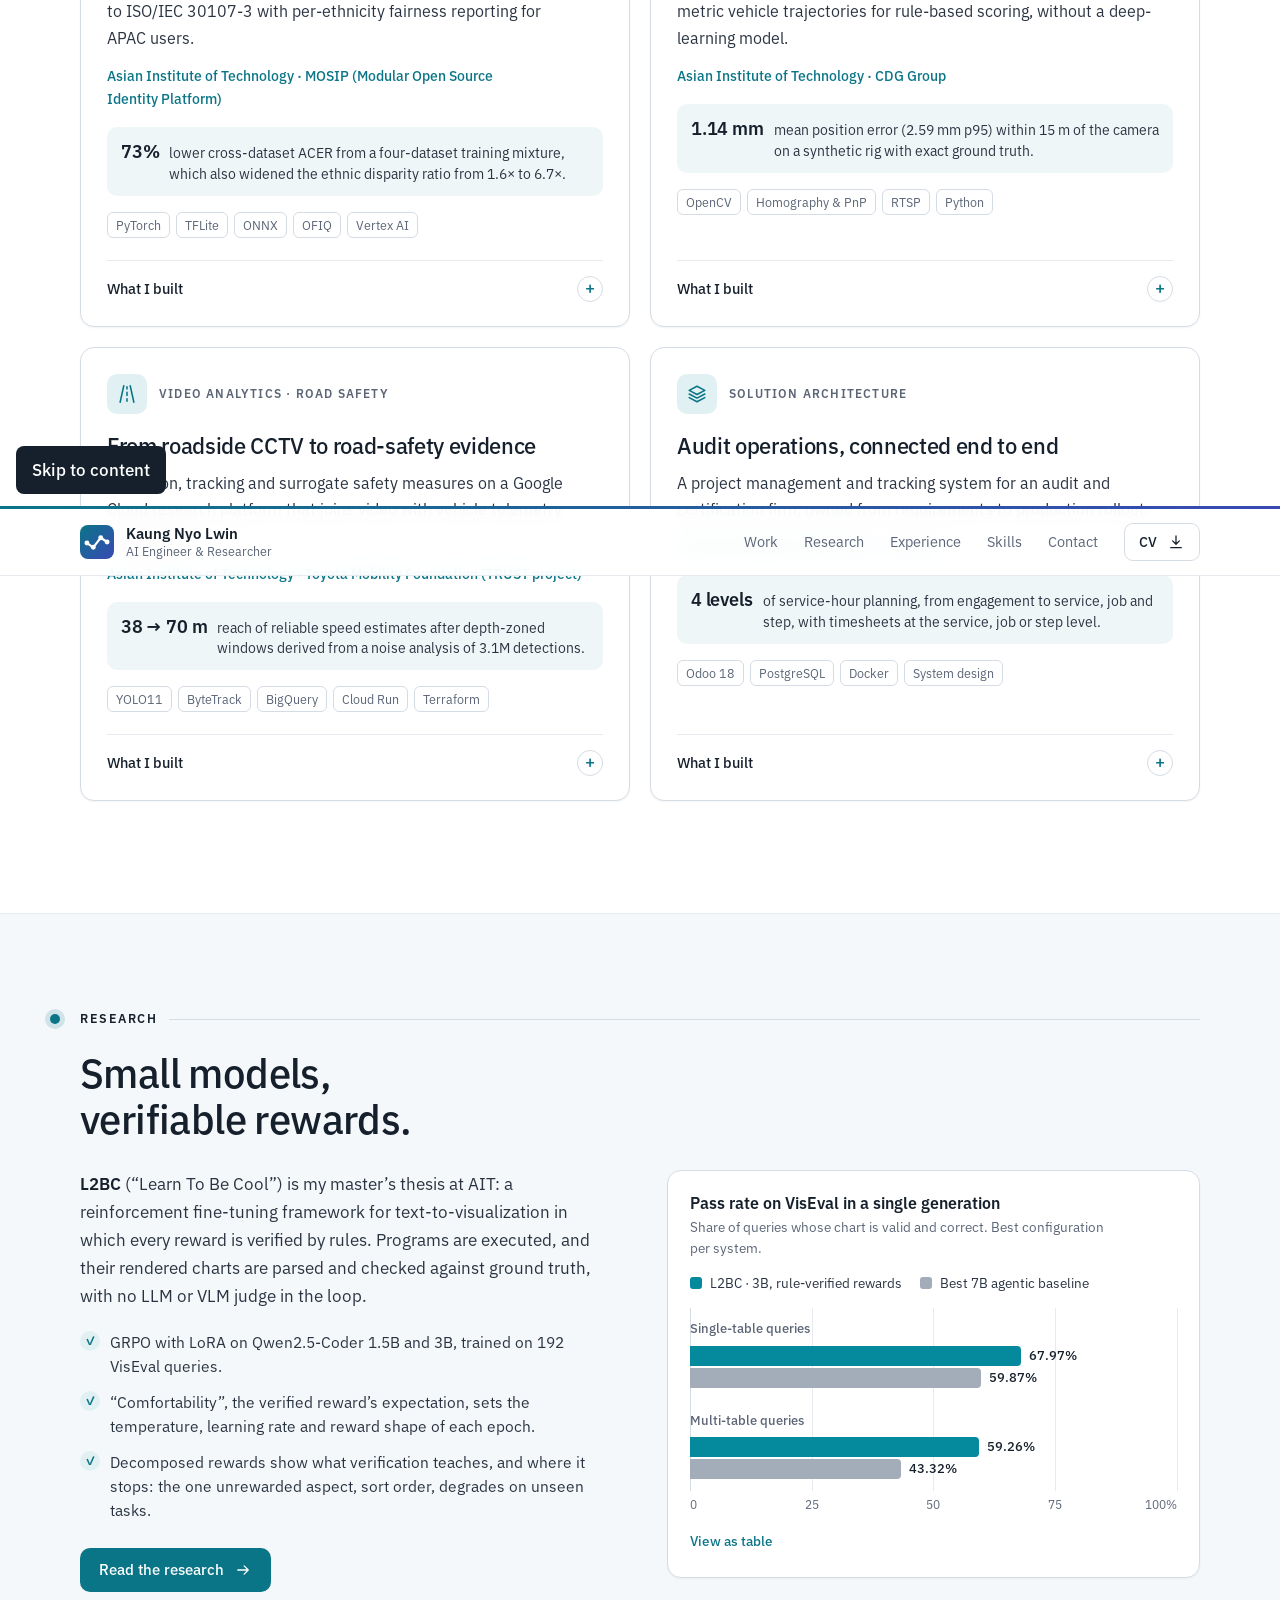
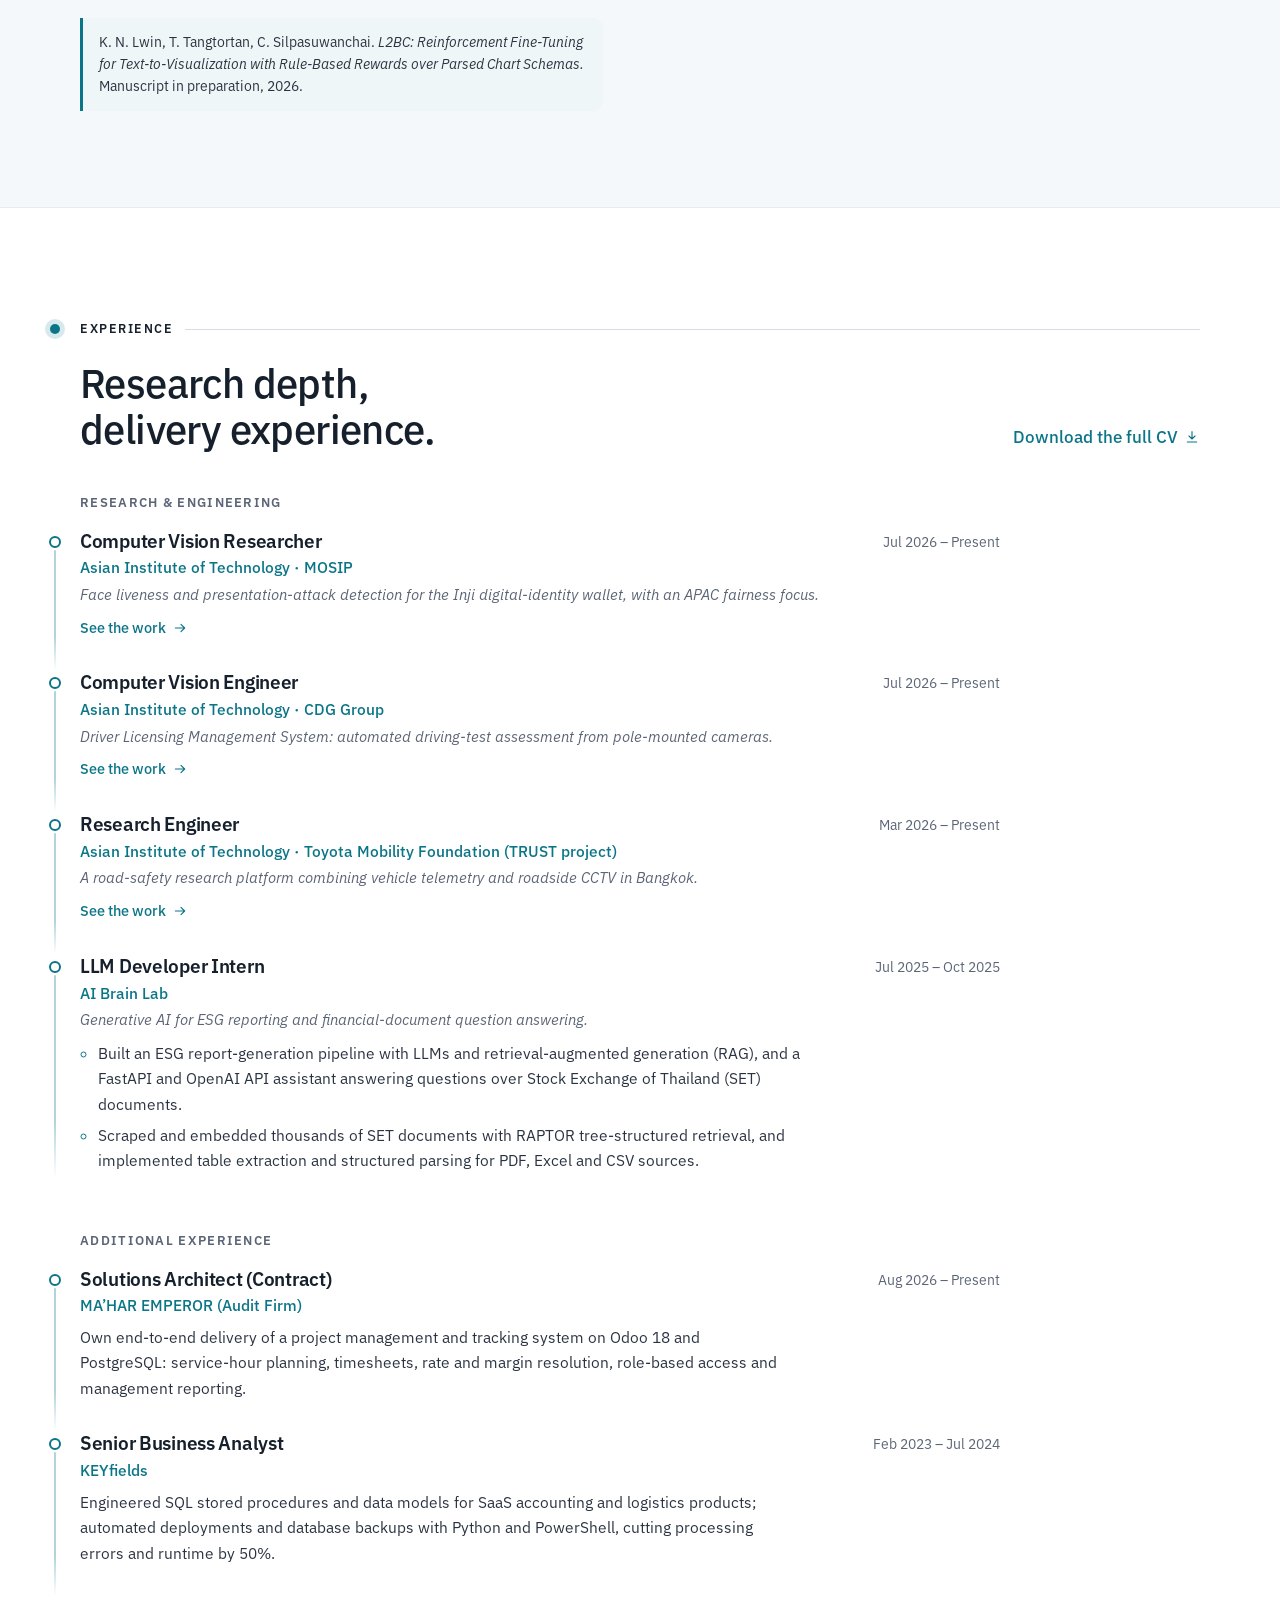
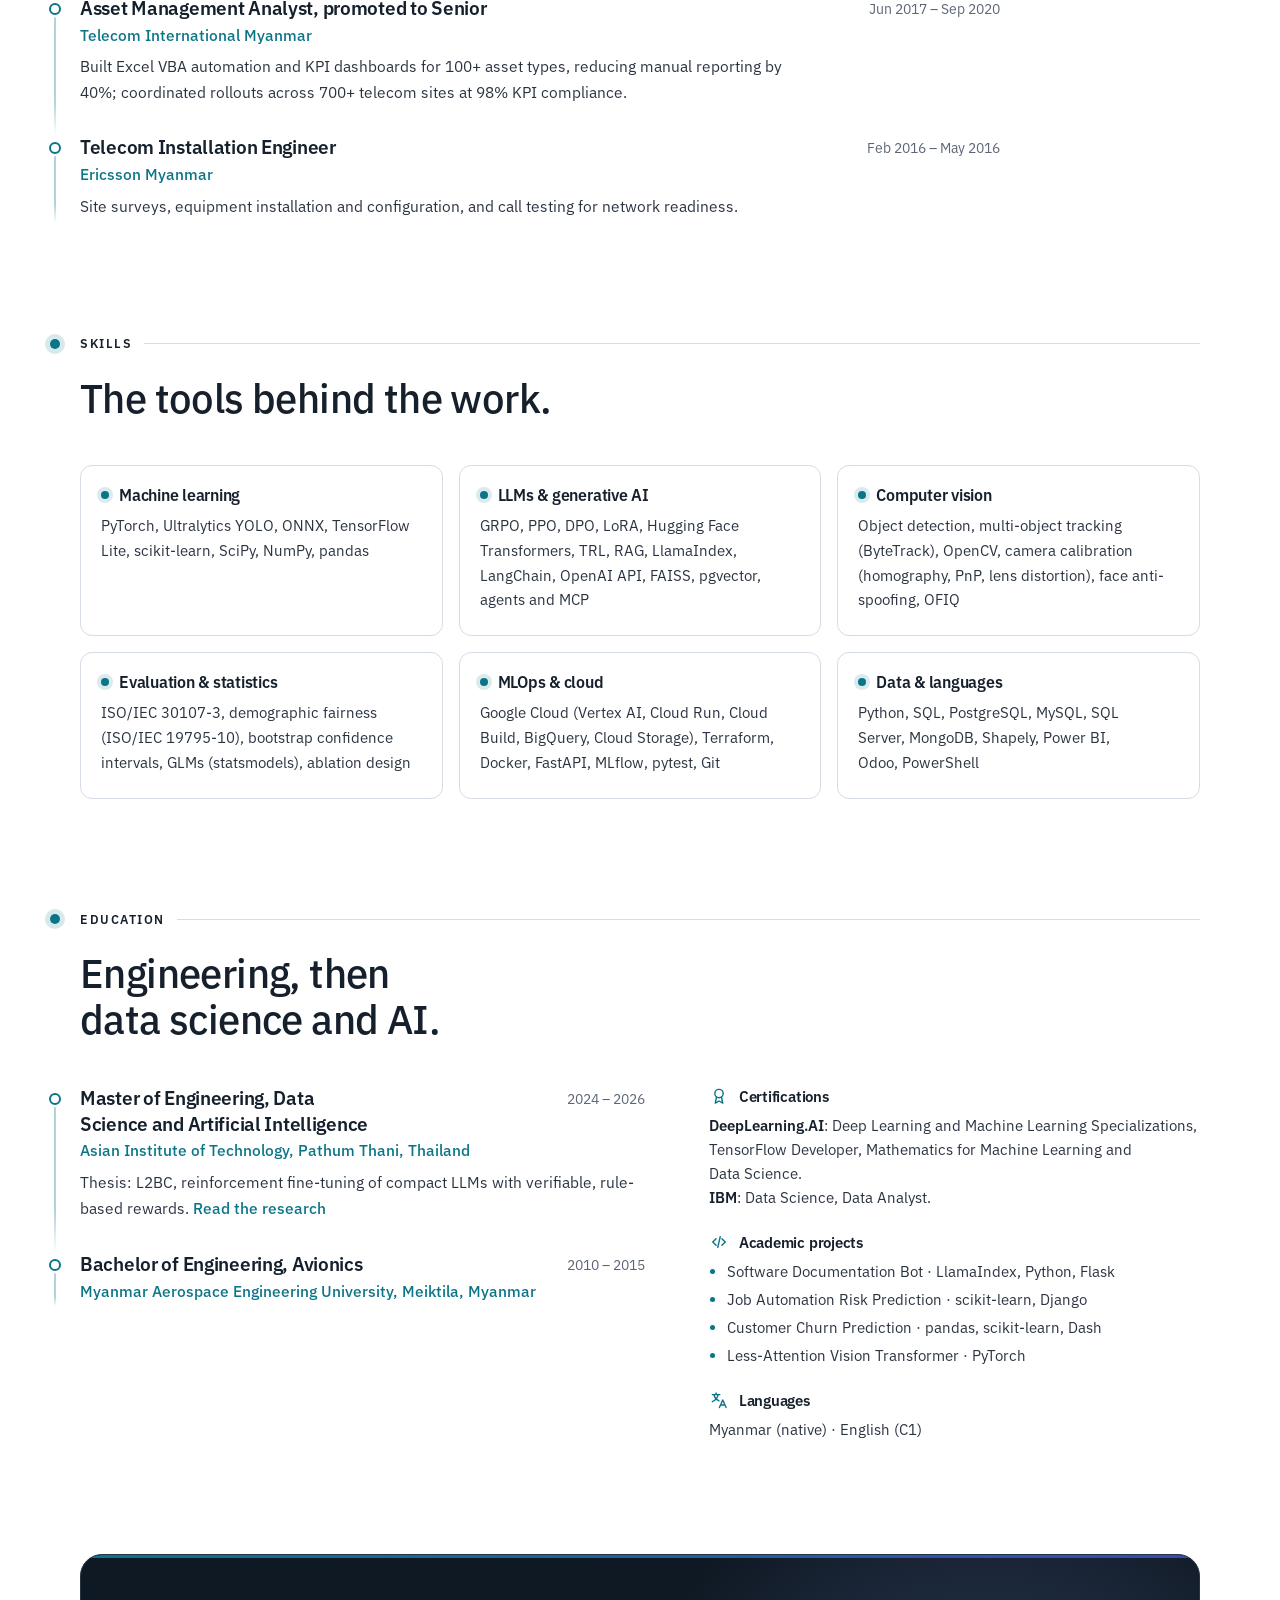
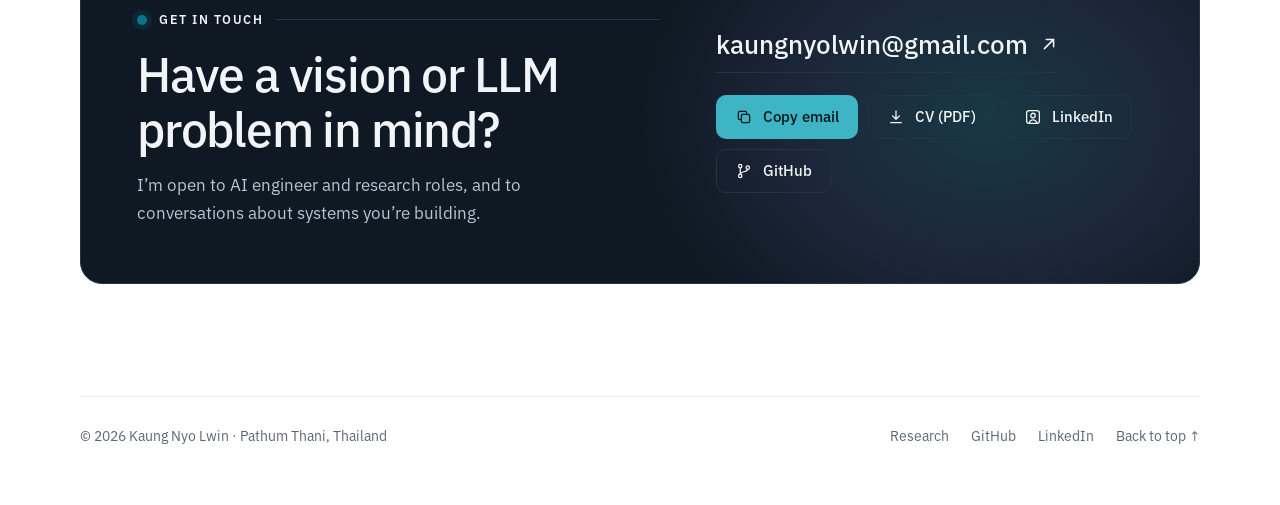
<file: projects.html>
<!doctype html>
<html lang="en"><head><meta charset="utf-8"><meta name="viewport" content="width=device-width, initial-scale=1"><title>Projects — Kaung Nyo Lwin</title><meta http-equiv="refresh" content="0; url=index.html#work"><link rel="canonical" href="https://kaung-nyo-lwin.github.io/#work"><link rel="icon" href="assets/favicon.svg"><link rel="stylesheet" href="styles.css"></head><body class="redirect-page"><main class="redirect-panel"><p class="eyebrow">KAUNG NYO LWIN</p><h1>Projects</h1><p>This section is now part of my portfolio.</p><a class="button button-primary" href="index.html#work">Continue to projects <span aria-hidden="true">→</span></a></main></body></html>
</file>
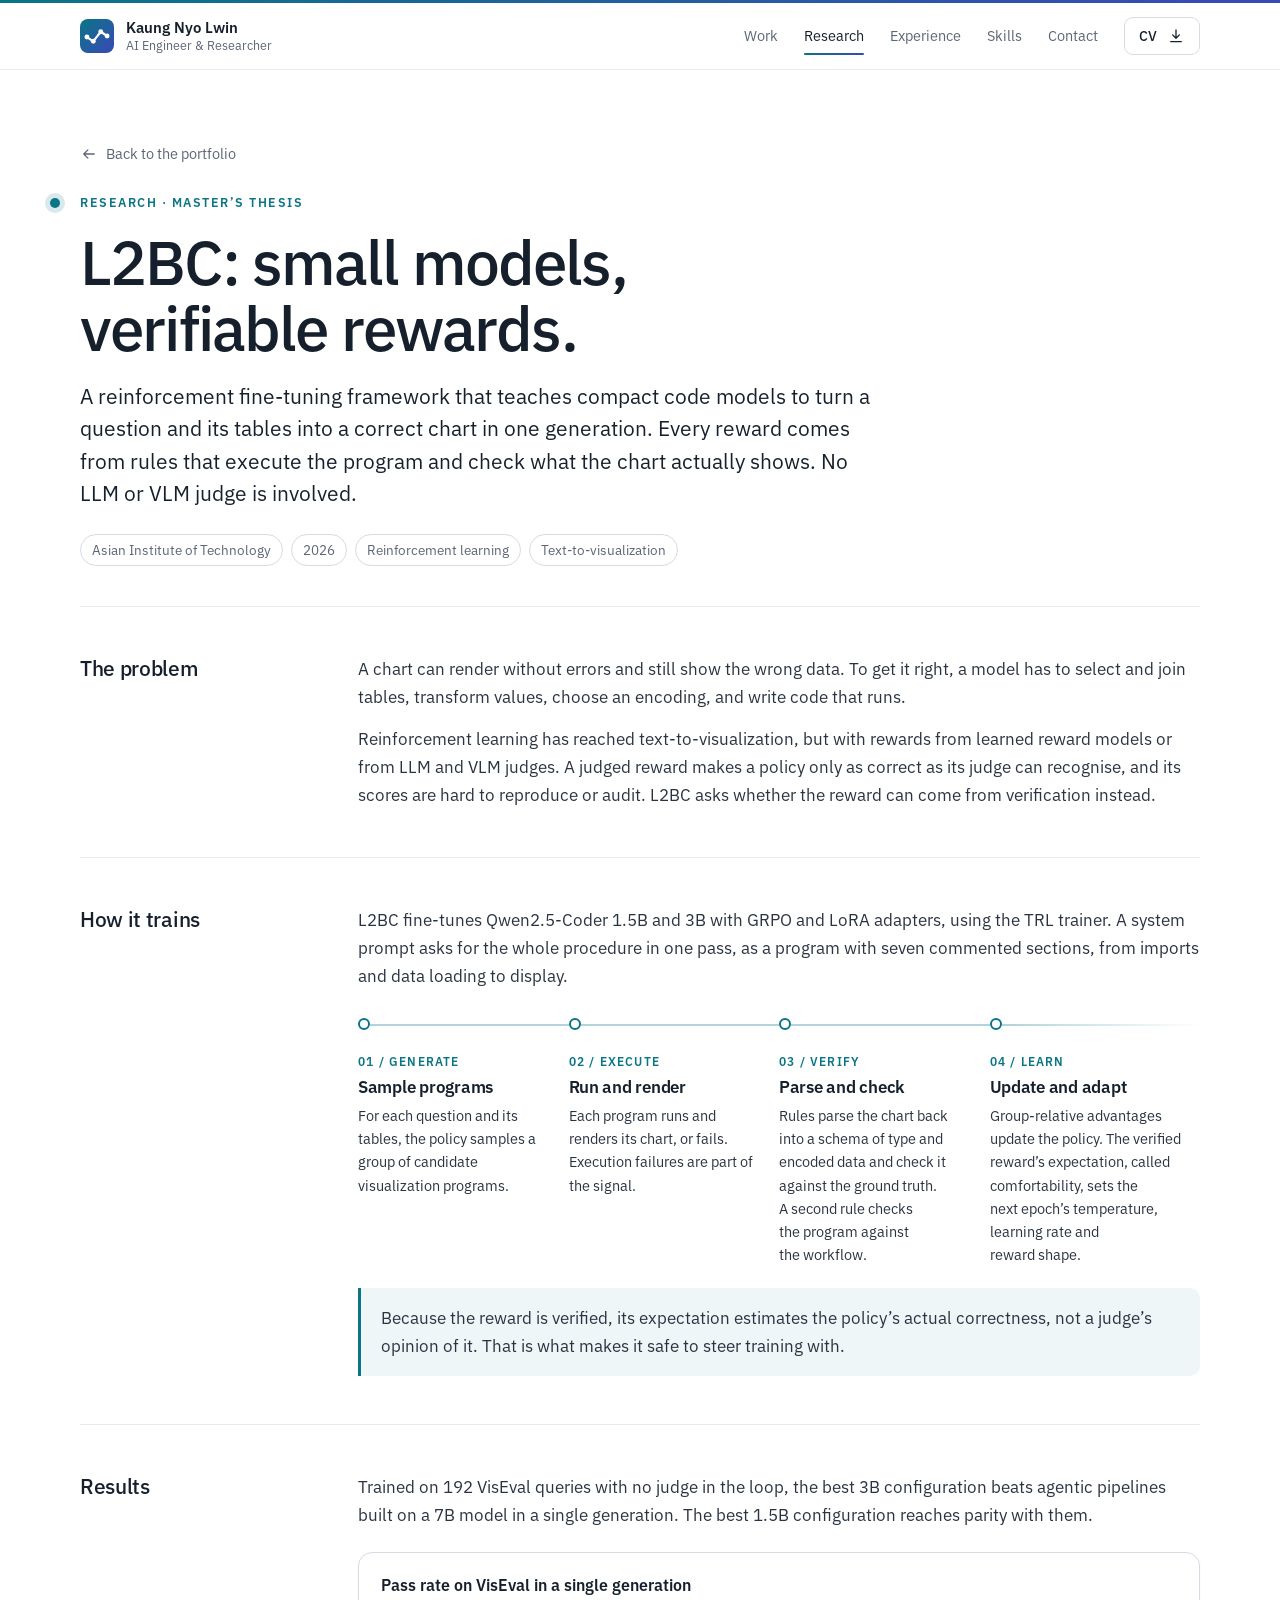
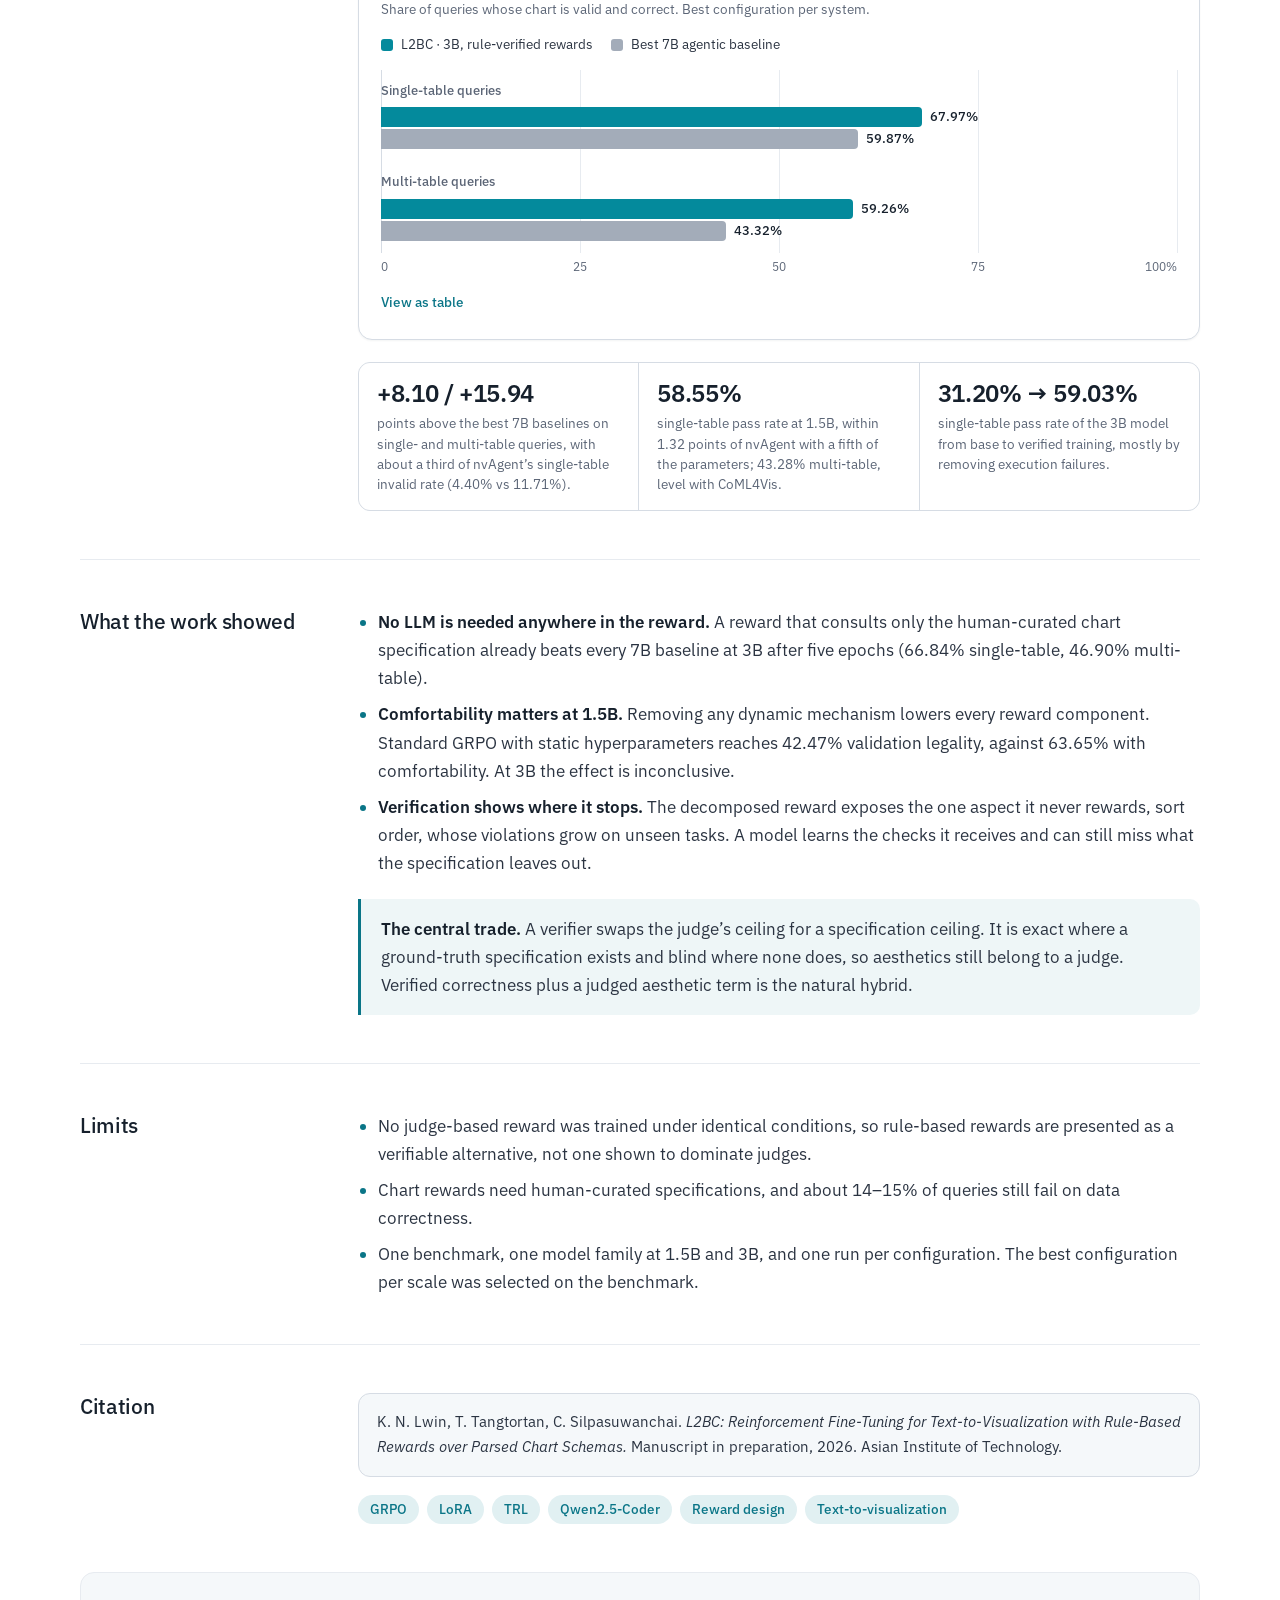
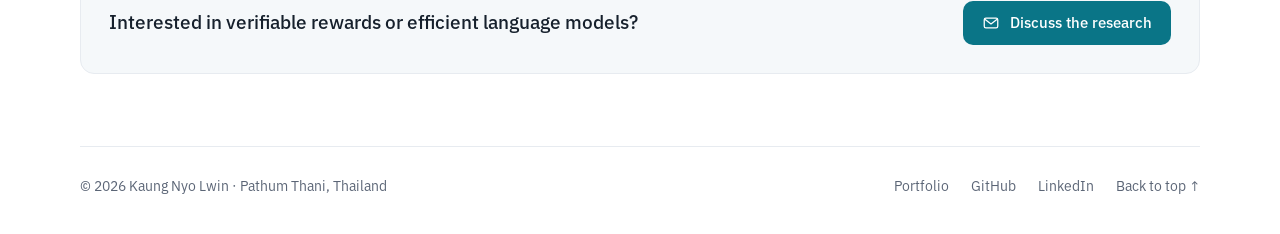
<file: research.html>
<!doctype html>
<html lang="en">
<head>
  <meta charset="utf-8">
  <meta name="viewport" content="width=device-width, initial-scale=1">
  <title>L2BC: small models, verifiable rewards | Kaung Nyo Lwin</title>
  <meta name="description" content="L2BC, Kaung Nyo Lwin's master's thesis: reinforcement fine-tuning for text-to-visualization with rule-based rewards over parsed chart schemas. A 3B model beats 7B agentic pipelines in one generation, with no LLM judge.">
  <meta name="theme-color" content="#ffffff" media="(prefers-color-scheme: light)">
  <meta name="theme-color" content="#0b1016" media="(prefers-color-scheme: dark)">
  <link rel="canonical" href="https://kaung-nyo-lwin.github.io/research.html">
  <meta property="og:type" content="article">
  <meta property="og:title" content="L2BC: small models, verifiable rewards">
  <meta property="og:description" content="Reinforcement fine-tuning for text-to-visualization with rule-based rewards, no LLM or VLM judge. A master's thesis by Kaung Nyo Lwin.">
  <meta property="og:url" content="https://kaung-nyo-lwin.github.io/research.html">
  <meta property="og:image" content="https://kaung-nyo-lwin.github.io/assets/social-card.png">
  <meta property="og:image:width" content="1200">
  <meta property="og:image:height" content="630">
  <meta property="og:image:alt" content="Kaung Nyo Lwin, AI Engineer and Researcher: computer vision, LLM fine-tuning and RL, biometrics and fairness, MLOps on Google Cloud.">
  <meta name="twitter:card" content="summary_large_image">
  <link rel="icon" type="image/svg+xml" href="assets/favicon.svg">
  <link rel="preload" href="assets/fonts/ibm-plex-sans-400.woff2" as="font" type="font/woff2" crossorigin>
  <link rel="preload" href="assets/fonts/ibm-plex-sans-500.woff2" as="font" type="font/woff2" crossorigin>
  <link rel="stylesheet" href="styles.css">
  <script src="script.js" defer></script>
  <script type="application/ld+json">{"@context":"https://schema.org","@type":"ScholarlyArticle","headline":"L2BC: Reinforcement Fine-Tuning for Text-to-Visualization with Rule-Based Rewards over Parsed Chart Schemas","author":[{"@type":"Person","name":"Kaung Nyo Lwin","url":"https://kaung-nyo-lwin.github.io/"},{"@type":"Person","name":"Todsavad Tangtortan"},{"@type":"Person","name":"Chaklam Silpasuwanchai"}],"sourceOrganization":{"@type":"CollegeOrUniversity","name":"Asian Institute of Technology"},"datePublished":"2026","creativeWorkStatus":"Manuscript in preparation","about":["Reinforcement learning","Text-to-visualization","GRPO","LoRA","Verifiable rewards"]}</script>
</head>
<body>
<svg width="0" height="0" style="position:absolute" aria-hidden="true" focusable="false">
  <symbol id="i-arrow" viewBox="0 0 24 24"><path d="M5 12h14m0 0-5.5-5.5M19 12l-5.5 5.5"/></symbol>
  <symbol id="i-download" viewBox="0 0 24 24"><path d="M12 4v11m0 0-4.5-4.5M12 15l4.5-4.5M5 19.5h14"/></symbol>
  <symbol id="i-mail" viewBox="0 0 24 24"><rect x="3" y="5.5" width="18" height="13" rx="2.2"/><path d="m3.8 7 8.2 6.2L20.2 7"/></symbol>
</svg>
<a class="skip-link" href="#main">Skip to content</a>

<header class="site-header">
  <div class="container header-inner">
    <a class="brand" href="./" aria-label="Kaung Nyo Lwin, home"><img src="assets/favicon.svg" width="34" height="34" alt=""><span><span class="brand-name">Kaung Nyo Lwin</span><span class="brand-sub">AI Engineer &amp; Researcher</span></span></a>
    <button class="menu-toggle" type="button" aria-expanded="false" aria-controls="site-nav"><span>Menu</span><span class="menu-lines" aria-hidden="true"></span></button>
    <nav id="site-nav" class="site-nav" aria-label="Main">
      <a href="./#work">Work</a>
      <a href="./#research" aria-current="page">Research</a>
      <a href="./#experience">Experience</a>
      <a href="./#skills">Skills</a>
      <a href="./#contact">Contact</a>
      <a class="button button-quiet button-small" href="assets/Kaung_Nyo_Lwin_CV.pdf" download>CV <svg class="icon"><use href="#i-download"/></svg></a>
    </nav>
  </div>
</header>

<main id="main">
  <header class="container article-hero">
    <a class="breadcrumb" href="./#research"><svg class="icon" aria-hidden="true"><use href="#i-arrow"/></svg>Back to the portfolio</a>
    <p class="kicker hang"><span class="node" aria-hidden="true"></span>Research · Master’s thesis</p>
    <h1>L2BC: small models, verifiable rewards.</h1>
    <p class="article-lede">A reinforcement fine-tuning framework that teaches compact code models to turn a question and its tables into a correct chart in one generation. Every reward comes from rules that execute the program and check what the chart actually shows. No LLM or VLM judge is involved.</p>
    <ul class="meta-chips" aria-label="About this work"><li>Asian Institute of Technology</li><li>2026</li><li>Reinforcement learning</li><li>Text-to-visualization</li></ul>
  </header>

  <article class="container article">
    <section class="article-section" aria-labelledby="problem-title">
      <h2 id="problem-title">The problem</h2>
      <div>
        <p>A chart can render without errors and still show the wrong data. To get it right, a model has to select and join tables, transform values, choose an encoding, and write code that runs.</p>
        <p>Reinforcement learning has reached text-to-visualization, but with rewards from learned reward models or from LLM and VLM judges. A judged reward makes a policy only as correct as its judge can recognise, and its scores are hard to reproduce or audit. L2BC asks whether the reward can come from verification instead.</p>
      </div>
    </section>

    <section class="article-section" aria-labelledby="method-title">
      <h2 id="method-title">How it trains</h2>
      <div>
        <p>L2BC fine-tunes Qwen2.5-Coder 1.5B and 3B with GRPO and LoRA adapters, using the TRL trainer. A system prompt asks for the whole procedure in one pass, as a program with seven commented sections, from imports and data loading to display.</p>
        <ol class="steps">
          <li class="step"><span class="step-index">01 / GENERATE</span><h3>Sample programs</h3><p>For each question and its tables, the policy samples a group of candidate visualization programs.</p></li>
          <li class="step"><span class="step-index">02 / EXECUTE</span><h3>Run and render</h3><p>Each program runs and renders its chart, or fails. Execution failures are part of the signal.</p></li>
          <li class="step"><span class="step-index">03 / VERIFY</span><h3>Parse and check</h3><p>Rules parse the chart back into a schema of type and encoded data and check it against the ground truth. A second rule checks the program against the workflow.</p></li>
          <li class="step"><span class="step-index">04 / LEARN</span><h3>Update and adapt</h3><p>Group-relative advantages update the policy. The verified reward’s expectation, called comfortability, sets the next epoch’s temperature, learning rate and reward shape.</p></li>
        </ol>
        <p class="callout">Because the reward is verified, its expectation estimates the policy’s actual correctness, not a judge’s opinion of it. That is what makes it safe to steer training with.</p>
      </div>
    </section>

    <section class="article-section" aria-labelledby="results-title">
      <h2 id="results-title">Results</h2>
      <div>
        <p>Trained on 192 VisEval queries with no judge in the loop, the best 3B configuration beats agentic pipelines built on a 7B model in a single generation. The best 1.5B configuration reaches parity with them.</p>
        <figure class="chart" data-chart style="margin-top:22px">
          <figcaption><p class="chart-title">Pass rate on VisEval in a single generation</p><p class="chart-sub">Share of queries whose chart is valid and correct. Best configuration per system.</p></figcaption>
          <ul class="legend"><li><span class="swatch s-a"></span>L2BC · 3B, rule-verified rewards</li><li><span class="swatch s-b"></span>Best 7B agentic baseline</li></ul>
          <div class="plot">
            <div class="gridlines" aria-hidden="true"><span style="--x:0"></span><span style="--x:25"></span><span style="--x:50"></span><span style="--x:75"></span><span style="--x:100"></span></div>
            <div class="bar-group" role="group" aria-label="Single-table queries">
              <p class="bar-cat">Single-table queries</p>
              <div class="bar-row" style="--v:67.97"><span class="bar s-a" tabindex="0" role="img" aria-label="L2BC 3B, single-table: 67.97%" data-value="67.97%" data-series="L2BC · 3B" data-detail="Single-table queries"></span><span class="bar-value" aria-hidden="true">67.97%</span></div>
              <div class="bar-row" style="--v:59.87"><span class="bar s-b" tabindex="0" role="img" aria-label="Best 7B agentic baseline, nvAgent, single-table: 59.87%" data-value="59.87%" data-series="nvAgent · 7B" data-detail="Single-table queries"></span><span class="bar-value" aria-hidden="true">59.87%</span></div>
            </div>
            <div class="bar-group" role="group" aria-label="Multi-table queries">
              <p class="bar-cat">Multi-table queries</p>
              <div class="bar-row" style="--v:59.26"><span class="bar s-a" tabindex="0" role="img" aria-label="L2BC 3B, multi-table: 59.26%" data-value="59.26%" data-series="L2BC · 3B" data-detail="Multi-table queries"></span><span class="bar-value" aria-hidden="true">59.26%</span></div>
              <div class="bar-row" style="--v:43.32"><span class="bar s-b" tabindex="0" role="img" aria-label="Best 7B agentic baseline, CoML4Vis, multi-table: 43.32%" data-value="43.32%" data-series="CoML4Vis · 7B" data-detail="Multi-table queries"></span><span class="bar-value" aria-hidden="true">43.32%</span></div>
            </div>
            <div class="axis" aria-hidden="true"><span style="--x:0">0</span><span style="--x:25">25</span><span style="--x:50">50</span><span style="--x:75">75</span><span style="--x:100">100%</span></div>
          </div>
          <details class="table-view"><summary>View as table</summary>
            <table>
              <caption class="visually-hidden">Pass rate on VisEval in a single generation</caption>
              <thead><tr><th scope="col">Queries</th><th scope="col">System</th><th scope="col" class="num">Pass rate</th></tr></thead>
              <tbody>
                <tr><th scope="row" rowspan="2">Single-table</th><td>L2BC · 3B</td><td class="num">67.97%</td></tr>
                <tr><td>nvAgent · 7B (best baseline)</td><td class="num">59.87%</td></tr>
                <tr><th scope="row" rowspan="2">Multi-table</th><td>L2BC · 3B</td><td class="num">59.26%</td></tr>
                <tr><td>CoML4Vis · 7B (best baseline)</td><td class="num">43.32%</td></tr>
              </tbody>
            </table>
          </details>
        </figure>
        <ul class="numbers">
          <li><b>+8.10 / +15.94</b><span>points above the best 7B baselines on single- and multi-table queries, with about a third of nvAgent’s single-table invalid rate (4.40% vs 11.71%).</span></li>
          <li><b>58.55%</b><span>single-table pass rate at 1.5B, within 1.32 points of nvAgent with a fifth of the parameters; 43.28% multi-table, level with CoML4Vis.</span></li>
          <li><b>31.20% → 59.03%</b><span>single-table pass rate of the 3B model from base to verified training, mostly by removing execution failures.</span></li>
        </ul>
      </div>
    </section>

    <section class="article-section" aria-labelledby="findings-title">
      <h2 id="findings-title">What the work showed</h2>
      <div>
        <ul>
          <li><strong>No LLM is needed anywhere in the reward.</strong> A reward that consults only the human-curated chart specification already beats every 7B baseline at 3B after five epochs (66.84% single-table, 46.90% multi-table).</li>
          <li><strong>Comfortability matters at 1.5B.</strong> Removing any dynamic mechanism lowers every reward component. Standard GRPO with static hyperparameters reaches 42.47% validation legality, against 63.65% with comfortability. At 3B the effect is inconclusive.</li>
          <li><strong>Verification shows where it stops.</strong> The decomposed reward exposes the one aspect it never rewards, sort order, whose violations grow on unseen tasks. A model learns the checks it receives and can still miss what the specification leaves out.</li>
        </ul>
        <p class="callout"><strong>The central trade.</strong> A verifier swaps the judge’s ceiling for a specification ceiling. It is exact where a ground-truth specification exists and blind where none does, so aesthetics still belong to a judge. Verified correctness plus a judged aesthetic term is the natural hybrid.</p>
      </div>
    </section>

    <section class="article-section" aria-labelledby="limits-title">
      <h2 id="limits-title">Limits</h2>
      <div>
        <ul>
          <li>No judge-based reward was trained under identical conditions, so rule-based rewards are presented as a verifiable alternative, not one shown to dominate judges.</li>
          <li>Chart rewards need human-curated specifications, and about 14–15% of queries still fail on data correctness.</li>
          <li>One benchmark, one model family at 1.5B and 3B, and one run per configuration. The best configuration per scale was selected on the benchmark.</li>
        </ul>
      </div>
    </section>

    <section class="article-section" aria-labelledby="cite-title">
      <h2 id="cite-title">Citation</h2>
      <div>
        <p class="cite-block">K. N. Lwin, T. Tangtortan, C. Silpasuwanchai. <cite>L2BC: Reinforcement Fine-Tuning for Text-to-Visualization with Rule-Based Rewards over Parsed Chart Schemas.</cite> Manuscript in preparation, 2026. Asian Institute of Technology.</p>
        <ul class="tags" aria-label="Topics" style="margin-top:18px"><li>GRPO</li><li>LoRA</li><li>TRL</li><li>Qwen2.5-Coder</li><li>Reward design</li><li>Text-to-visualization</li></ul>
      </div>
    </section>

    <div class="article-end">
      <p>Interested in verifiable rewards or efficient language models?</p>
      <a class="button button-primary" href="mailto:kaungnyolwin@gmail.com?subject=L2BC%20research"><svg class="icon" aria-hidden="true"><use href="#i-mail"/></svg>Discuss the research</a>
    </div>
  </article>
</main>

<footer class="container site-footer">
  <p>© <span data-year>2026</span> Kaung Nyo Lwin · Pathum Thani, Thailand</p>
  <nav aria-label="Footer"><a href="./">Portfolio</a><a href="https://github.com/Kaung-Nyo-Lwin">GitHub</a><a href="https://www.linkedin.com/in/kaung-nyo-lwin-31510b145/">LinkedIn</a><a href="#main">Back to top ↑</a></nav>
</footer>
</body>
</html>
</file>
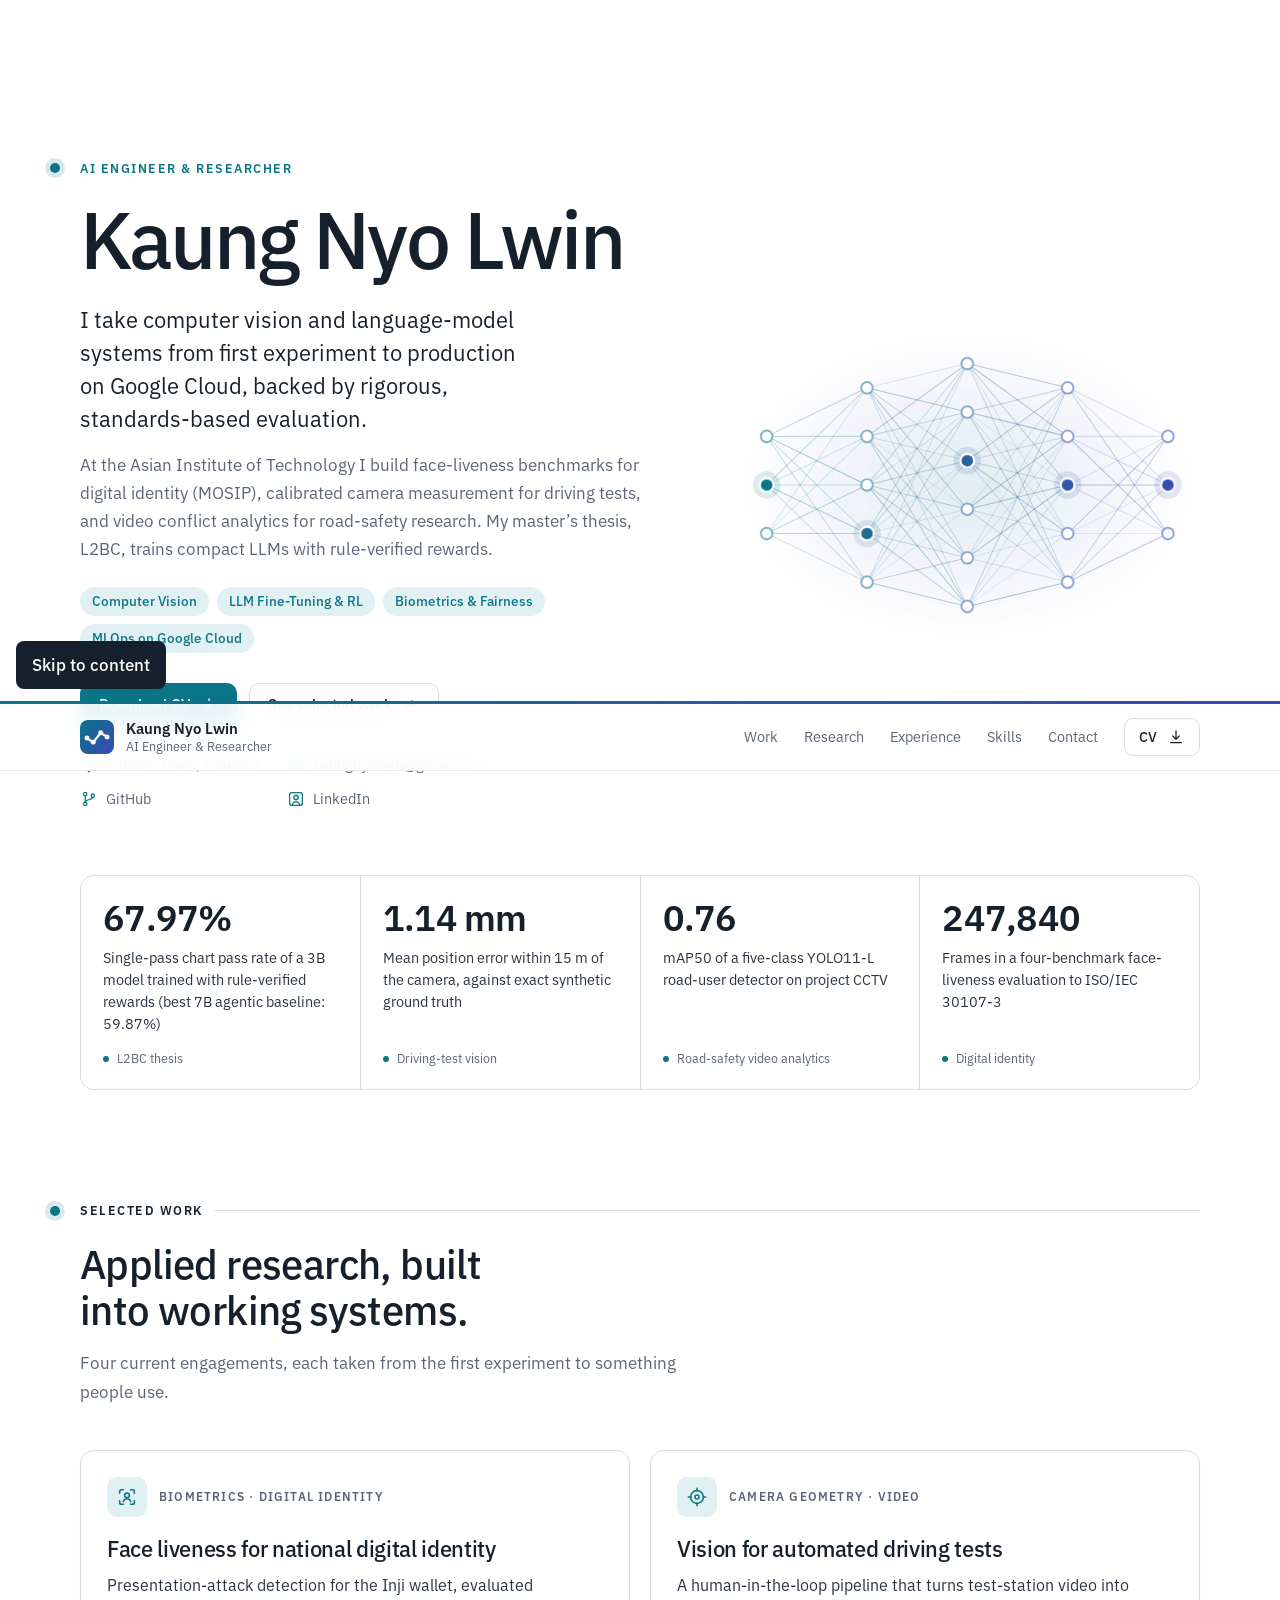
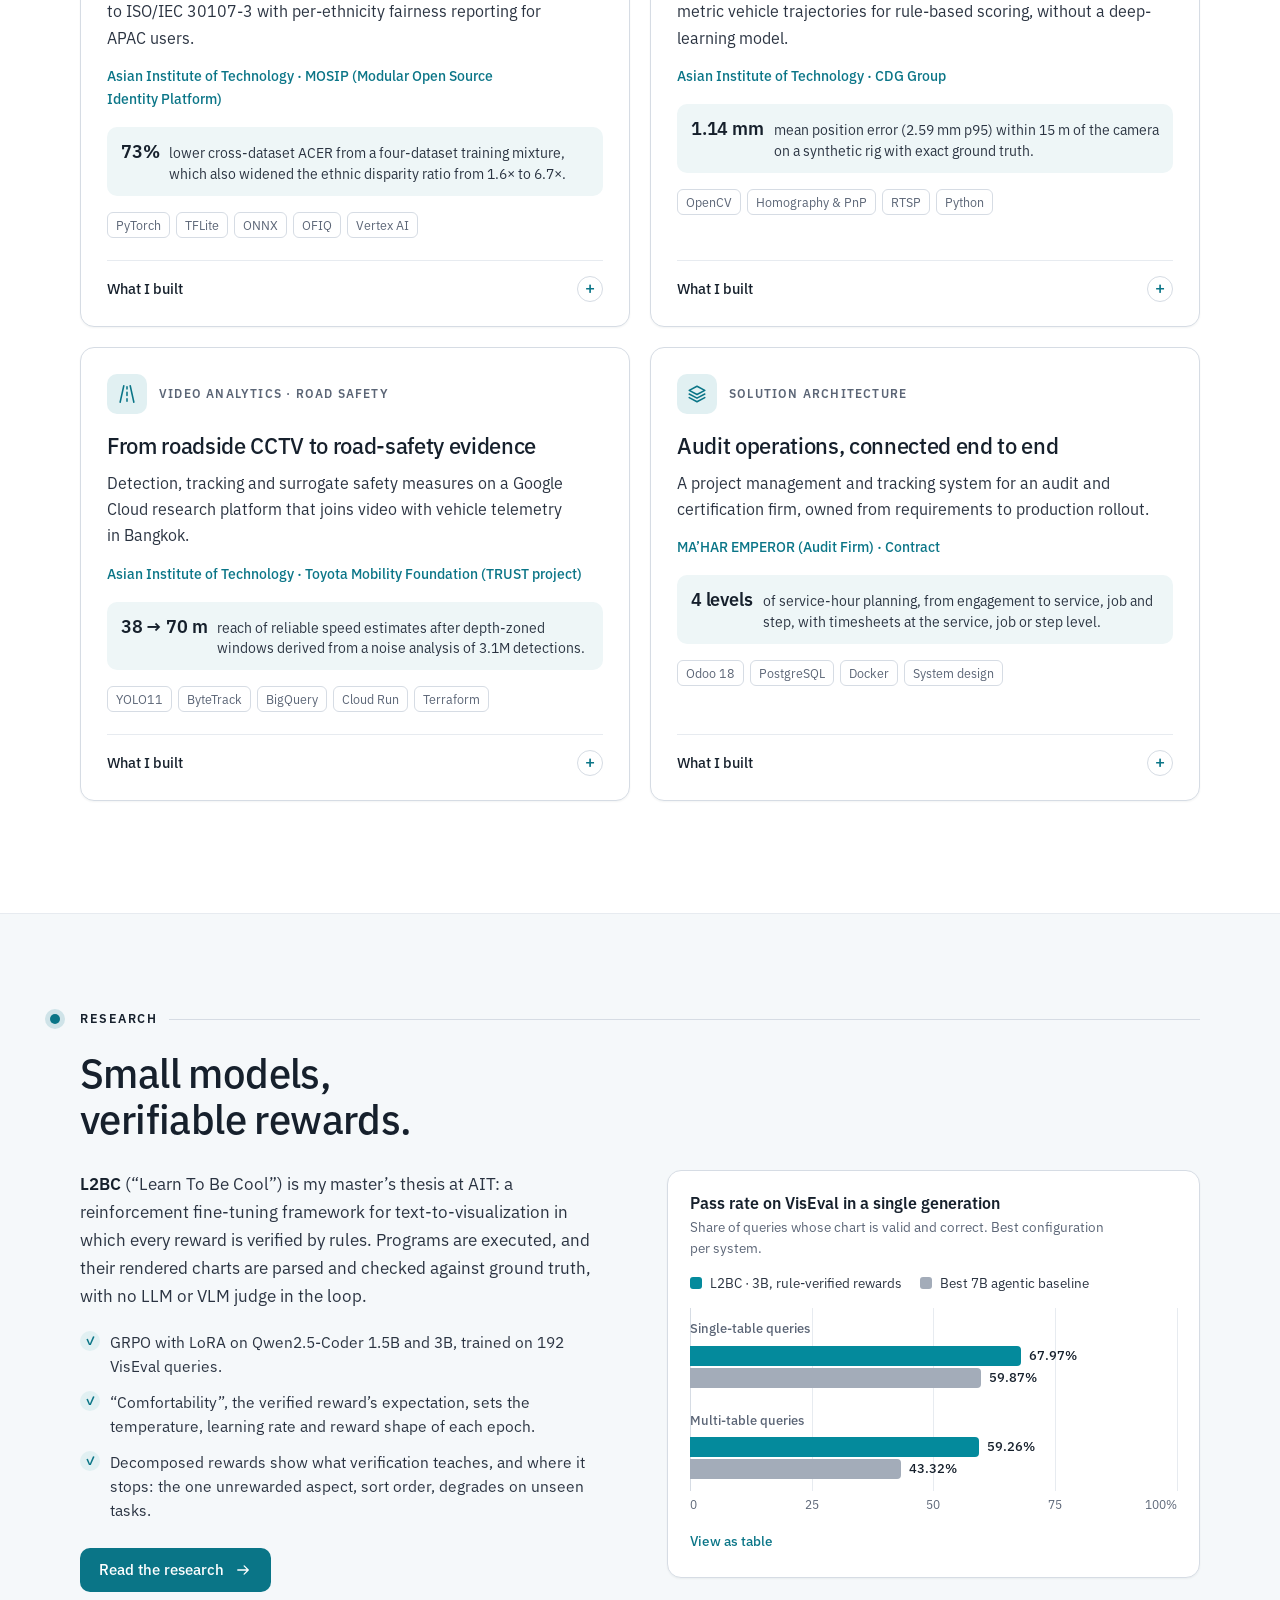
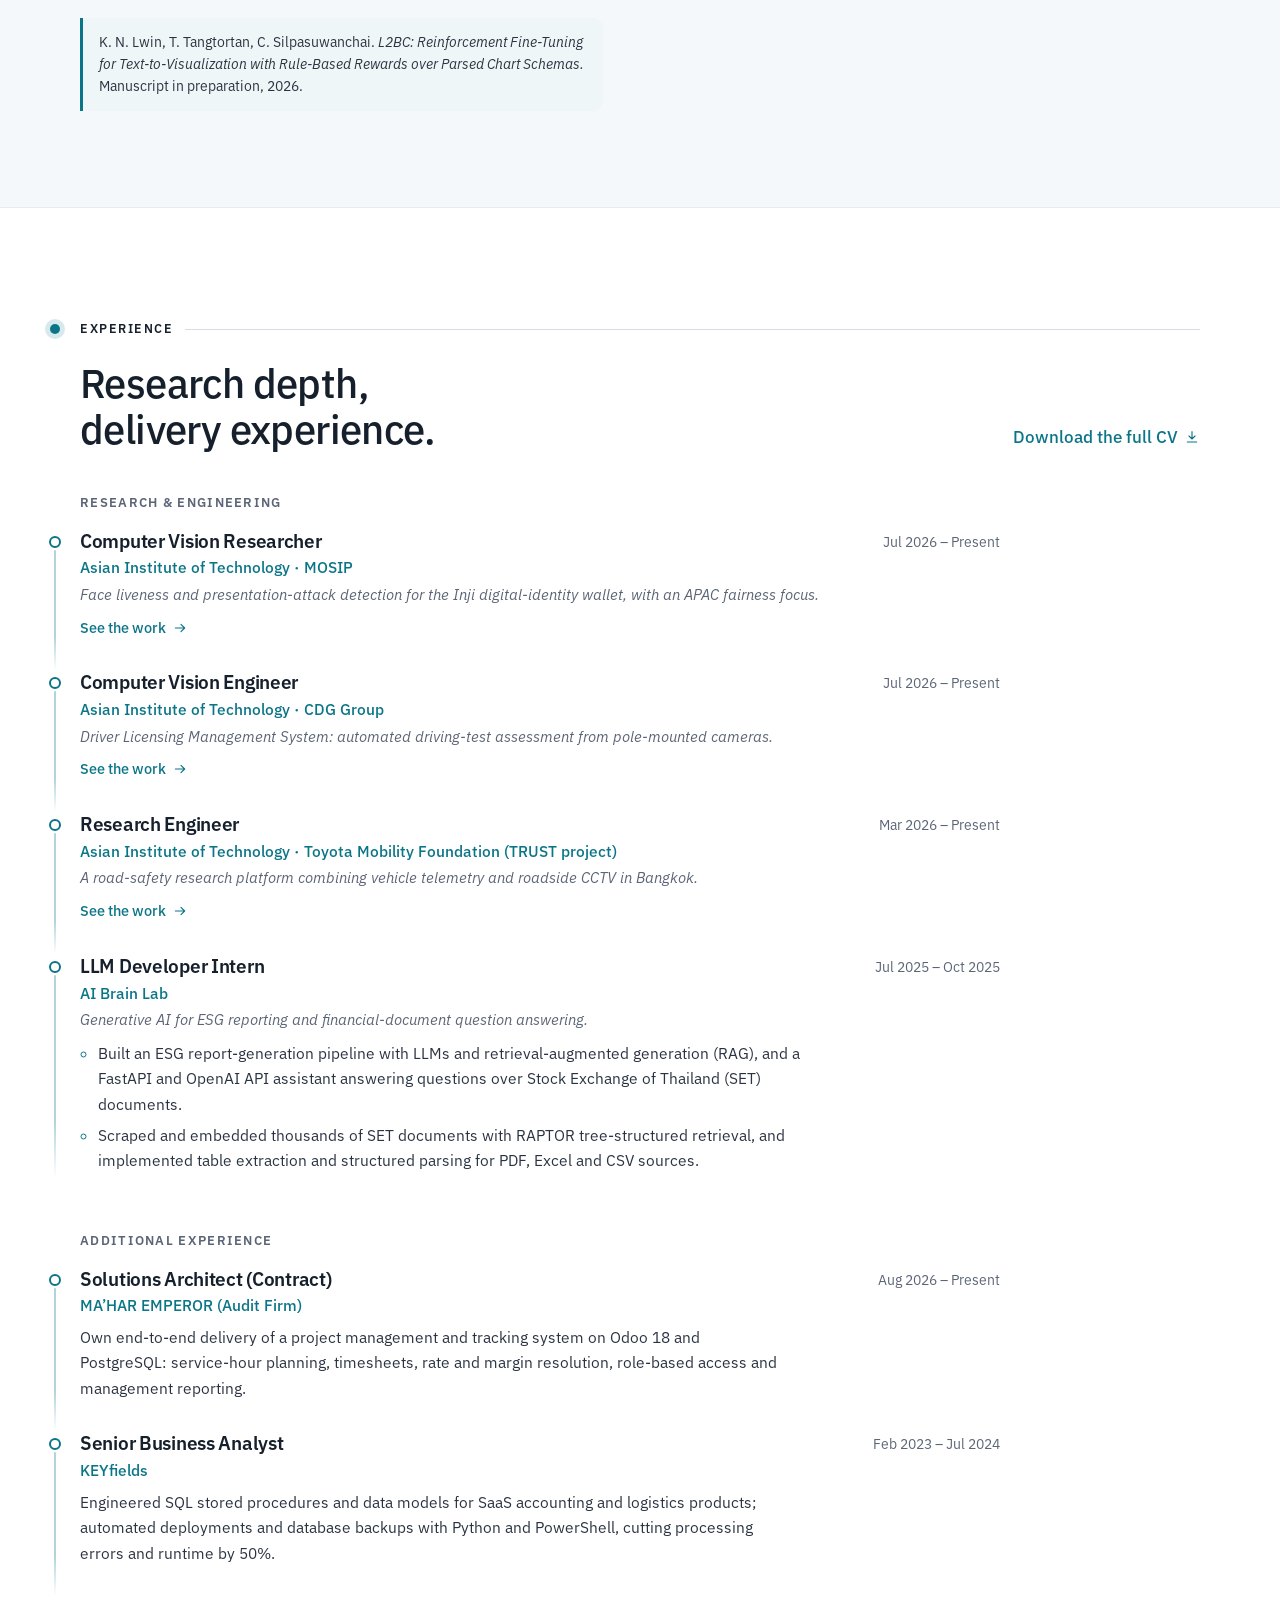
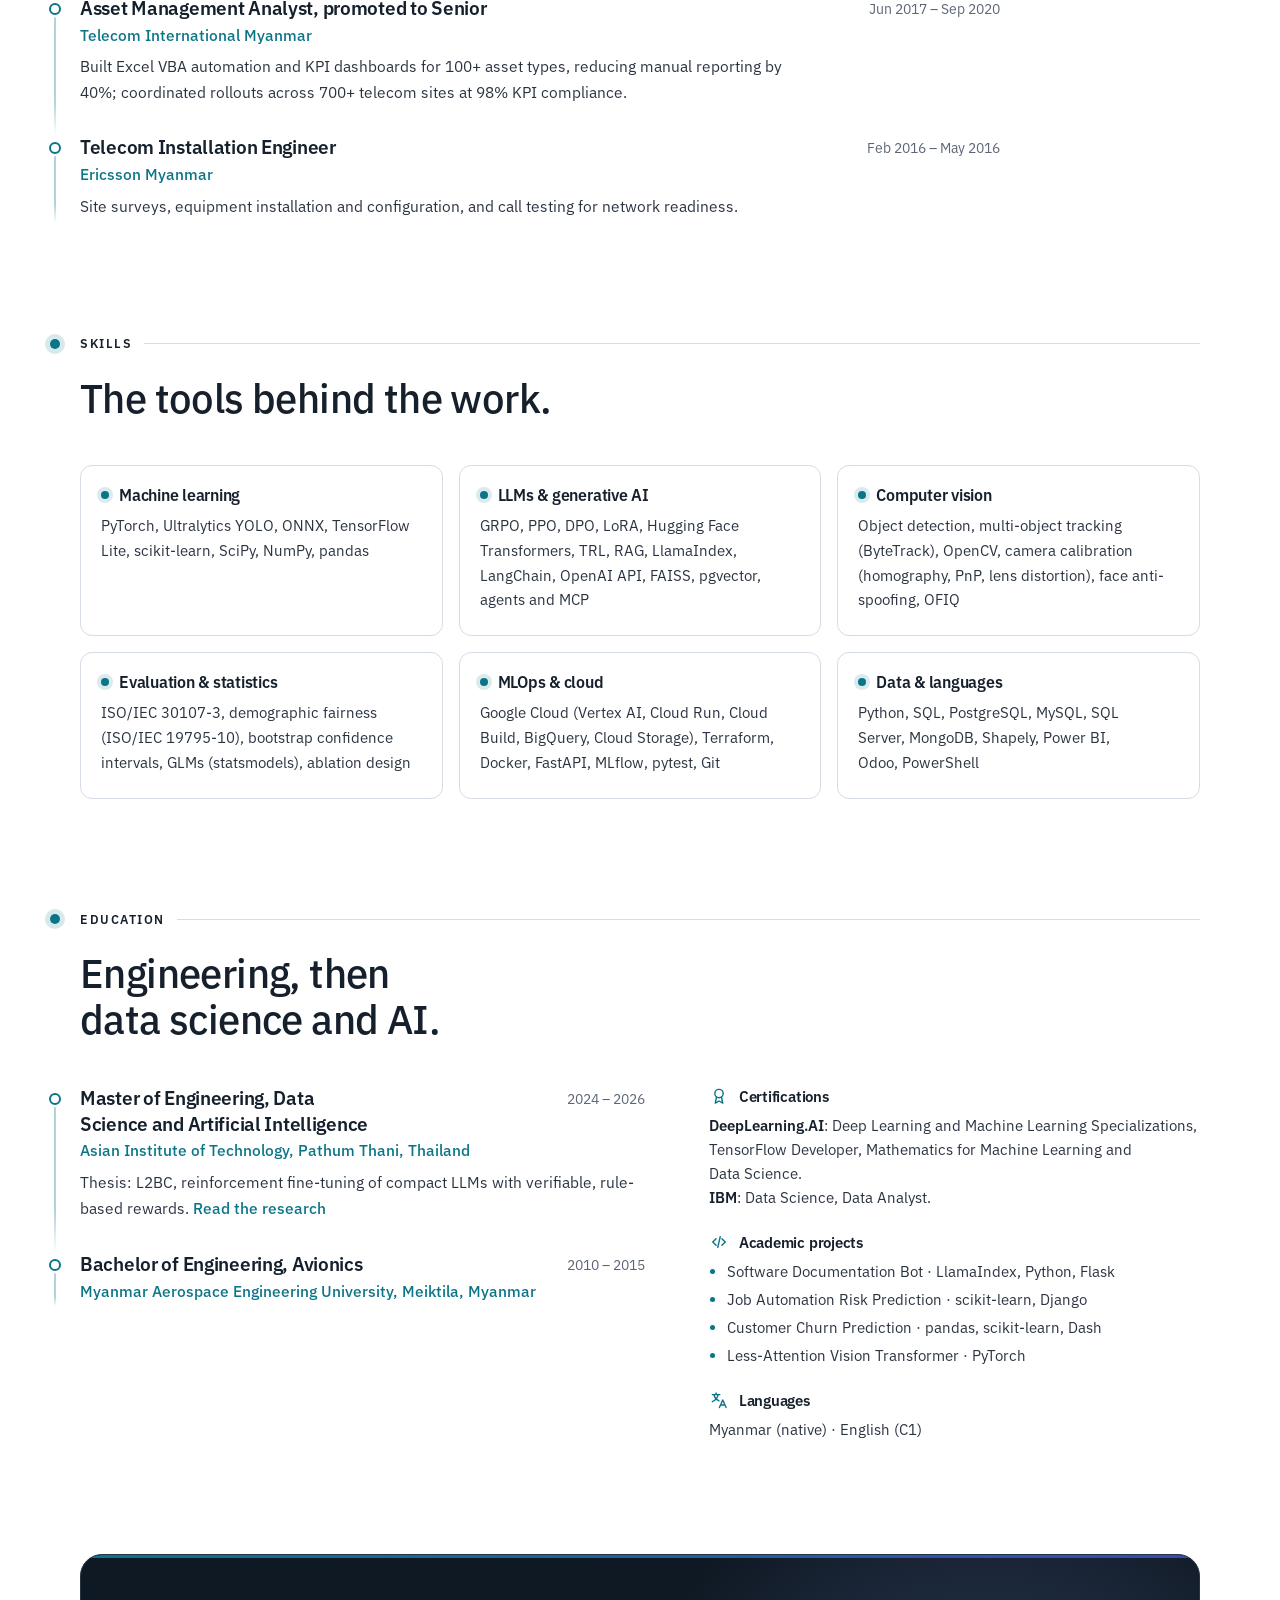
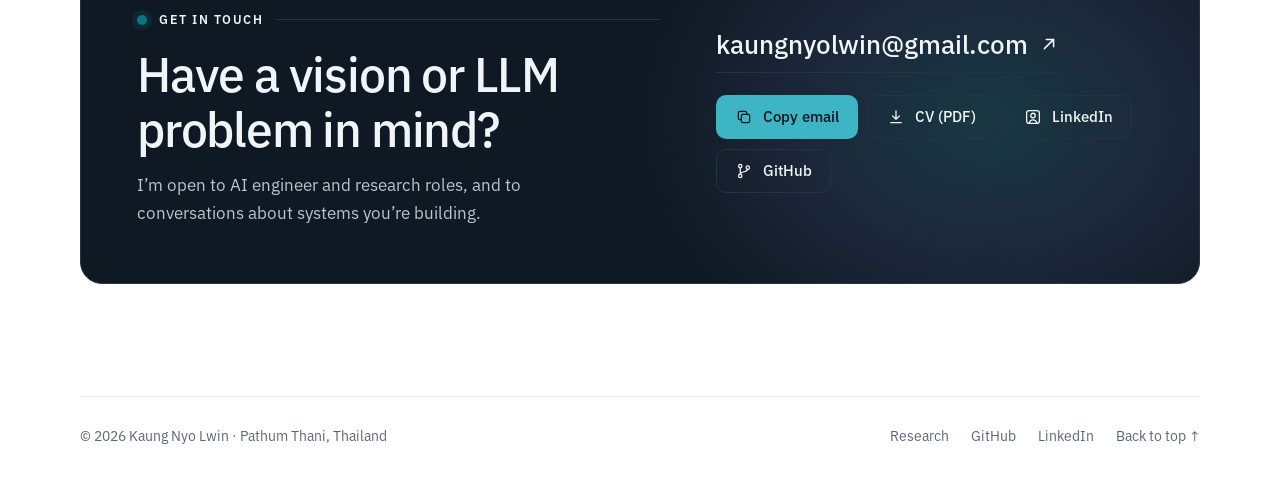
<file: skills.html>
<!doctype html>
<html lang="en"><head><meta charset="utf-8"><meta name="viewport" content="width=device-width, initial-scale=1"><title>Skills — Kaung Nyo Lwin</title><meta http-equiv="refresh" content="0; url=index.html#skills"><link rel="canonical" href="https://kaung-nyo-lwin.github.io/#skills"><link rel="icon" href="assets/favicon.svg"><link rel="stylesheet" href="styles.css"></head><body class="redirect-page"><main class="redirect-panel"><p class="eyebrow">KAUNG NYO LWIN</p><h1>Skills</h1><p>This section is now part of my portfolio.</p><a class="button button-primary" href="index.html#skills">Continue to skills <span aria-hidden="true">→</span></a></main></body></html>
</file>
<file: styles.css>
/* Kaung Nyo Lwin, portfolio.
   One visual system with the CV (cv/aicv.cls): IBM Plex Sans, ink with deep teal
   and indigo, a gradient band, the network motif, section nodes and a timeline rail. */

@font-face{font-family:"IBM Plex Sans";src:url("assets/fonts/ibm-plex-sans-400.woff2") format("woff2");font-weight:400;font-style:normal;font-display:swap}
@font-face{font-family:"IBM Plex Sans";src:url("assets/fonts/ibm-plex-sans-400-italic.woff2") format("woff2");font-weight:400;font-style:italic;font-display:swap}
@font-face{font-family:"IBM Plex Sans";src:url("assets/fonts/ibm-plex-sans-500.woff2") format("woff2");font-weight:500;font-style:normal;font-display:swap}
@font-face{font-family:"IBM Plex Sans";src:url("assets/fonts/ibm-plex-sans-600.woff2") format("woff2");font-weight:600;font-style:normal;font-display:swap}

/* ---------------------------------------------------------------- tokens */
:root{
  color-scheme:light;
  --paper:#fff;--wash:#f5f8fa;--card:#fff;--tint:#eef6f7;
  --ink:#16202c;--body:#2a3341;--muted:#5b6576;--faint:#8a94a1;
  --hair:#d6dce4;--hair-soft:#e7ebf0;
  --accent:#0a7587;--accent-strong:#075e6c;--accent-soft:#e1f0f2;--accent2:#3949b5;
  --on-accent:#fff;--rail:#b1d3d9;
  --panel:#0f1923;--panel-ink:#f1f5f8;--panel-body:#b9c5d0;--panel-line:#243442;
  /* Chart roles, validated with the dataviz checks (see README) */
  --chart-a:#048a9c;--chart-b:#a3acb9;
  --shadow-sm:0 1px 2px rgb(22 32 44 / .05);
  --shadow:0 1px 2px rgb(22 32 44 / .04),0 14px 34px -14px rgb(22 32 44 / .16);
  --band:linear-gradient(90deg,var(--accent),var(--accent2));
  --radius:14px;--max:1120px;--pad:clamp(20px,5vw,48px);--hang:30px;
}
@media (prefers-color-scheme:dark){
  :root{
    color-scheme:dark;
    --paper:#0b1016;--wash:#0f151c;--card:#131b24;--tint:#0e2228;
    --ink:#edf2f6;--body:#c5cfd9;--muted:#93a0ad;--faint:#6b7785;
    --hair:#243039;--hair-soft:#1a232c;
    --accent:#3db5c4;--accent-strong:#79cfda;--accent-soft:#11303a;--accent2:#8e9bff;
    --on-accent:#061318;--rail:#1f4c55;
    --panel:#131d27;--panel-line:#2a3a48;
    --chart-a:#10a4b8;--chart-b:#57616f;
    --shadow-sm:none;--shadow:0 0 0 1px var(--hair);
  }
}

/* ------------------------------------------------------------------ base */
*,*::before,*::after{box-sizing:border-box}
html{scroll-behavior:smooth;scroll-padding-top:88px;-webkit-text-size-adjust:100%}
body{margin:0;background:var(--paper);color:var(--body);font:400 17px/1.65 "IBM Plex Sans",system-ui,-apple-system,"Segoe UI",sans-serif;-webkit-font-smoothing:antialiased;text-rendering:optimizeLegibility}
h1,h2,h3,h4,p,ul,ol,figure,blockquote{margin:0}
h1,h2,h3,h4{color:var(--ink);font-weight:500;line-height:1.15;letter-spacing:-.015em;text-wrap:balance}
p{text-wrap:pretty}
a{color:inherit;text-decoration:none}
img,svg{display:block;max-width:100%}
button{font:inherit;color:inherit;background:none;border:0;padding:0;cursor:pointer}
strong{font-weight:600;color:var(--ink)}
:focus-visible{outline:2px solid var(--accent);outline-offset:3px;border-radius:4px}
::selection{background:var(--accent-soft);color:var(--ink)}
[hidden]{display:none!important}
.icon{width:1.1em;height:1.1em;flex:none;fill:none;stroke:currentColor;stroke-width:1.7;stroke-linecap:round;stroke-linejoin:round}
.container{width:min(var(--max),100% - 2*var(--pad));margin-inline:auto}
.visually-hidden{position:absolute!important;width:1px;height:1px;overflow:hidden;clip:rect(0 0 0 0);clip-path:inset(50%);white-space:nowrap}
.skip-link{position:fixed;z-index:100;top:-60px;left:16px;padding:10px 16px;border-radius:8px;background:var(--ink);color:var(--paper);font-weight:500}
.skip-link:focus{top:12px}
.text-link{display:inline-flex;align-items:center;gap:6px;color:var(--accent);font-weight:500;border-bottom:1px solid transparent;transition:border-color .2s}
.text-link:hover{border-color:currentColor}
.text-link .icon{width:16px;height:16px}

/* ---------------------------------------------------------------- header */
.site-header{position:sticky;top:0;z-index:30;background:color-mix(in srgb,var(--paper) 90%,transparent);-webkit-backdrop-filter:saturate(1.4) blur(12px);backdrop-filter:saturate(1.4) blur(12px);border-bottom:1px solid var(--hair-soft)}
.site-header::before{content:"";display:block;height:3px;background:var(--band)}
.header-inner{display:flex;align-items:center;justify-content:space-between;gap:24px;min-height:66px}
.brand{display:inline-flex;align-items:center;gap:12px;color:var(--ink);flex:none}
.brand img{width:34px;height:34px}
.brand-name{display:block;font-weight:600;font-size:15px;line-height:1.25}
.brand-sub{display:block;font-size:12.5px;line-height:1.3;color:var(--muted)}
.site-nav{display:flex;align-items:center;gap:26px;font-size:14.5px}
.site-nav>a:not(.button){position:relative;color:var(--muted);padding-block:8px;transition:color .2s}
.site-nav>a:not(.button):hover,.site-nav>a[aria-current]{color:var(--ink)}
.site-nav>a[aria-current]::after{content:"";position:absolute;left:0;right:0;bottom:1px;height:2px;border-radius:2px;background:var(--band)}
.menu-toggle{display:none;align-items:center;gap:10px;min-height:44px;padding-inline:4px;font-size:14.5px;color:var(--ink)}
.menu-lines{position:relative;width:18px;height:12px;border-block:1.5px solid currentColor}
.menu-lines::after{content:"";position:absolute;left:0;right:0;top:50%;height:1.5px;margin-top:-.75px;background:currentColor}

/* --------------------------------------------------------------- buttons */
.button{display:inline-flex;align-items:center;justify-content:center;gap:10px;min-height:44px;padding:10px 18px;border:1px solid transparent;border-radius:10px;font-size:15px;font-weight:500;line-height:1.2;white-space:nowrap;transition:background-color .2s,border-color .2s,color .2s,transform .2s}
.button .icon{width:18px;height:18px}
.button:hover{transform:translateY(-1px)}
.button-primary{background:var(--accent);color:var(--on-accent)}
.button-primary:hover{background:var(--accent-strong)}
.button-quiet{background:var(--card);border-color:var(--hair);color:var(--ink)}
.button-quiet:hover{border-color:var(--accent);color:var(--accent)}
.button-small{min-height:38px;padding:7px 14px;font-size:14px;border-radius:9px}

/* -------------------------------------------------- section furniture */
.section{padding-block:clamp(64px,9vw,112px) 0}
.kicker{display:flex;align-items:center;gap:12px;color:var(--ink);font-size:12.5px;font-weight:600;letter-spacing:.12em;line-height:1.4;text-transform:uppercase;margin-bottom:18px}
.kicker::after{content:"";flex:1;height:1px;background:var(--hair)}
.kicker.bare::after{display:none}
.node{flex:none;width:10px;height:10px;border-radius:50%;background:var(--accent);box-shadow:0 0 0 5px color-mix(in srgb,var(--accent) 16%,transparent)}
.section-head{display:grid;grid-template-columns:minmax(0,1fr) auto;align-items:end;gap:16px 40px;margin-bottom:clamp(28px,4vw,44px)}
.section-head .kicker{grid-column:1/-1;margin-bottom:6px}
.section-head h2{font-size:clamp(28px,3.4vw,40px);max-width:24ch}
.section-head .intro{grid-column:1;color:var(--muted);max-width:60ch}
.section-head .text-link{grid-column:2;grid-row:2;justify-self:end}
/* On wide screens the nodes and the rail hang left of the text column, as in the CV. */
@media (min-width:1100px){
  .hang .node{margin-left:calc(-1*var(--hang));margin-right:calc(var(--hang) - 22px)}
}

/* ------------------------------------------------------------------ hero */
.hero{display:grid;grid-template-columns:minmax(0,1.12fr) minmax(0,.88fr);align-items:center;gap:clamp(32px,5vw,72px);padding-block:clamp(44px,7vw,92px) clamp(36px,5vw,64px)}
.hero h1{font-size:clamp(46px,6.6vw,80px);font-weight:500;letter-spacing:-.035em;line-height:1;margin-bottom:24px}
.hero .kicker{color:var(--accent);margin-bottom:22px}
.hero .kicker::after{display:none}
.lede{color:var(--ink);font-size:clamp(19px,1.9vw,22px);line-height:1.5;max-width:34ch}
.hero-support{color:var(--muted);max-width:58ch;margin-top:16px}
.tags{display:flex;flex-wrap:wrap;gap:8px;list-style:none;padding:0;margin-top:24px}
.tags li{padding:5px 12px;border-radius:999px;background:var(--accent-soft);color:var(--accent);font-size:13.5px;font-weight:500;line-height:1.4}
.hero-actions{display:flex;flex-wrap:wrap;gap:12px;margin-top:30px}
.contact-list{display:grid;grid-template-columns:repeat(2,max-content);gap:10px 28px;list-style:none;padding:0;margin-top:26px;font-size:14.5px;color:var(--muted)}
.contact-list li,.contact-list a{display:inline-flex;align-items:center;gap:8px}
.contact-list a{transition:color .2s}
.contact-list a:hover{color:var(--accent)}
.contact-list .icon{width:18px;height:18px;color:var(--accent)}
.hero-art{position:relative;isolation:isolate}
.hero-art::before{content:"";position:absolute;inset:6% 2%;z-index:-1;border-radius:50%;background:radial-gradient(closest-side,color-mix(in srgb,var(--accent) 13%,transparent),color-mix(in srgb,var(--accent2) 6%,transparent) 60%,transparent);filter:blur(8px)}

/* The network motif (drawn from the same coordinates as the CV's TikZ). */
.motif{width:100%;height:auto;overflow:visible}
.motif .l0{--c:var(--accent)}
.motif .l1{--c:color-mix(in oklab,var(--accent) 75%,var(--accent2))}
.motif .l2{--c:color-mix(in oklab,var(--accent) 50%,var(--accent2))}
.motif .l3{--c:color-mix(in oklab,var(--accent) 25%,var(--accent2))}
.motif .l4{--c:var(--accent2)}
.motif-edges path{fill:none;stroke:var(--c);stroke-width:1}
.motif-nodes circle{fill:var(--paper);stroke:color-mix(in srgb,var(--c) 62%,var(--paper));stroke-width:1.6}
.motif-path{fill:none;stroke:url(#motif-grad);stroke-width:2.6;stroke-linecap:round;stroke-linejoin:round;stroke-dasharray:100;animation:motif-draw 1.8s .2s cubic-bezier(.3,.6,.2,1) both}
.motif-pulse{fill:none;stroke:color-mix(in srgb,var(--c,var(--accent)) 30%,#fff);stroke-width:3.4;stroke-linecap:round;stroke-dasharray:6 94;opacity:0;animation:motif-pulse 4.8s 2.2s linear infinite}
.motif-active .halo{fill:var(--c);opacity:.14;transform-box:fill-box;transform-origin:center;animation:motif-halo 4.8s calc(2.2s + var(--k)*.55s) ease-in-out infinite}
.motif-active .dot{fill:var(--c);stroke:var(--paper);stroke-width:2}
@keyframes motif-draw{from{stroke-dashoffset:100}to{stroke-dashoffset:0}}
@keyframes motif-pulse{0%{stroke-dashoffset:100;opacity:0}6%{opacity:1}56%{stroke-dashoffset:0;opacity:1}62%,100%{stroke-dashoffset:0;opacity:0}}
@keyframes motif-halo{0%,100%{transform:scale(1);opacity:.14}14%{transform:scale(1.35);opacity:.26}32%{transform:scale(1);opacity:.14}}

/* ------------------------------------------------------ results (KPI row) */
.results{display:grid;grid-template-columns:repeat(4,minmax(0,1fr));gap:1px;background:var(--hair);border:1px solid var(--hair);border-radius:var(--radius);overflow:hidden;list-style:none;padding:0}
.stat{display:flex;flex-direction:column;background:var(--card);padding:22px 22px 20px}
.stat-value{color:var(--ink);font-size:clamp(28px,2.8vw,36px);font-weight:600;letter-spacing:-.02em;line-height:1.1}
.stat-label{margin-top:10px;font-size:14.5px;line-height:1.5;color:var(--body)}
.stat-meta{display:flex;align-items:center;gap:8px;margin-top:auto;padding-top:14px;font-size:12.5px;color:var(--muted)}
.stat-meta::before{content:"";flex:none;width:6px;height:6px;border-radius:50%;background:var(--accent)}

/* ------------------------------------------------------------------ work */
.work-grid{display:grid;grid-template-columns:repeat(2,minmax(0,1fr));gap:20px}
.work-card{position:relative;display:flex;flex-direction:column;padding:26px 26px 22px;background:var(--card);border:1px solid var(--hair);border-radius:var(--radius);box-shadow:var(--shadow-sm);transition:border-color .25s,box-shadow .25s}
.work-card::before{content:"";position:absolute;left:-1px;right:-1px;top:-1px;height:3px;border-radius:var(--radius) var(--radius) 0 0;background:var(--band);opacity:0;transition:opacity .25s}
.work-card:hover,.work-card:focus-within{border-color:color-mix(in srgb,var(--accent) 38%,var(--hair));box-shadow:var(--shadow)}
.work-card:hover::before,.work-card:focus-within::before{opacity:1}
.work-top{display:flex;align-items:center;gap:12px;margin-bottom:18px}
.work-icon{display:grid;place-items:center;width:40px;height:40px;border-radius:10px;background:var(--accent-soft);color:var(--accent)}
.work-icon .icon{width:22px;height:22px}
.work-category{font-size:12px;font-weight:600;letter-spacing:.1em;text-transform:uppercase;color:var(--muted)}
.work-card h3{font-size:22px;line-height:1.25}
.work-summary{margin-top:10px;font-size:16px}
.work-org{margin-top:14px;font-size:14px;font-weight:500;color:var(--accent)}
.work-metric{display:flex;align-items:baseline;gap:10px;margin-top:16px;padding:12px 14px;border-radius:10px;background:var(--tint);font-size:14px;color:var(--body);line-height:1.45}
.work-metric b{flex:none;color:var(--ink);font-size:18px;font-weight:600;letter-spacing:-.01em}
.chips{display:flex;flex-wrap:wrap;gap:6px;list-style:none;padding:0;margin-top:16px}
.chips li{padding:2px 8px;border:1px solid var(--hair);border-radius:6px;font-size:12.5px;line-height:1.6;color:var(--muted)}
.more{margin-top:auto;padding-top:18px}
.more summary{display:flex;align-items:center;justify-content:space-between;gap:12px;min-height:44px;margin-top:4px;padding-top:12px;border-top:1px solid var(--hair-soft);list-style:none;cursor:pointer;font-size:14.5px;font-weight:500;color:var(--ink)}
.more summary::-webkit-details-marker{display:none}
.more summary::after{content:"+";display:grid;place-items:center;width:26px;height:26px;border-radius:50%;border:1px solid var(--hair);color:var(--accent);font-size:17px;line-height:1;transition:transform .2s}
.more[open] summary::after{transform:rotate(45deg)}
.more ul{margin-top:8px;padding-left:18px;font-size:15px;line-height:1.6}
.more li+li{margin-top:6px}
.more li::marker,.timeline li::marker,.article li::marker,.fact li::marker{color:var(--accent)}

/* -------------------------------------------------------------- research */
.research-band{margin-top:clamp(64px,9vw,112px);padding-block:clamp(56px,8vw,96px);background:var(--wash);border-block:1px solid var(--hair-soft)}
.research-band .section-head{margin-bottom:28px}
.research-grid{display:grid;grid-template-columns:minmax(0,1fr) minmax(0,1.02fr);gap:clamp(32px,5vw,64px);align-items:start}
.research-copy>p+p{margin-top:14px}
.checks{list-style:none;padding:0;margin-top:20px;display:grid;gap:12px}
.checks li{position:relative;padding-left:30px;font-size:15.5px;line-height:1.55}
.checks li::before{content:"✓";position:absolute;left:0;top:1px;display:grid;place-items:center;width:20px;height:20px;border-radius:50%;background:var(--accent-soft);color:var(--accent);font-size:12px;font-weight:600}
.research-actions{display:flex;flex-wrap:wrap;gap:12px;margin-top:26px}
.pub{margin-top:26px;padding:14px 16px;border-left:3px solid var(--accent);background:var(--tint);border-radius:0 10px 10px 0;font-size:14px;line-height:1.55;color:var(--body)}
.pub cite{font-style:italic}

/* ----------------------------------------------------------------- chart */
.chart{position:relative;padding:22px 22px 18px;background:var(--card);border:1px solid var(--hair);border-radius:var(--radius);box-shadow:var(--shadow-sm)}
.chart-title{color:var(--ink);font-size:16px;font-weight:600;line-height:1.35}
.chart-sub{margin-top:3px;font-size:13.5px;line-height:1.5;color:var(--muted)}
.legend{display:flex;flex-wrap:wrap;gap:6px 18px;list-style:none;padding:0;margin-top:14px;font-size:13.5px;color:var(--body)}
.legend li{display:inline-flex;align-items:center;gap:8px}
.swatch{flex:none;width:12px;height:12px;border-radius:3px;background:var(--s)}
.s-a{--s:var(--chart-a)}.s-b{--s:var(--chart-b)}
.plot{position:relative;margin-top:14px;padding-bottom:24px}
.gridlines{position:absolute;inset:0 0 24px 0;pointer-events:none}
.gridlines span{position:absolute;top:0;bottom:0;left:calc(var(--x)*1%);width:1px;background:var(--hair-soft)}
.gridlines span:first-child{background:var(--hair)}
.bar-group{position:relative;padding-block:10px 12px}
.bar-cat{margin-bottom:6px;font-size:13px;font-weight:500;color:var(--muted)}
.bar-row{position:relative;display:flex;align-items:center;height:20px}
.bar-row+.bar-row{margin-top:2px}
.bar{display:block;height:100%;width:calc(var(--v)*1%);background:var(--s);border-radius:0 4px 4px 0;cursor:default;transition:filter .15s}
.bar:hover,.bar:focus-visible{filter:brightness(1.12) saturate(1.08)}
.bar:focus-visible{outline-offset:2px}
.bar-value{position:absolute;left:calc(var(--v)*1% + 8px);font-size:13px;font-weight:500;color:var(--ink);white-space:nowrap}
.axis{position:absolute;left:0;right:0;bottom:0;height:20px;font-size:12px;color:var(--muted)}
.axis span{position:absolute;left:calc(var(--x)*1%);transform:translateX(-50%)}
.axis span:first-child{transform:none}.axis span:last-child{transform:translateX(-100%)}
.tooltip{position:absolute;z-index:5;pointer-events:none;min-width:150px;padding:8px 11px;background:var(--card);border:1px solid var(--hair);border-radius:9px;box-shadow:var(--shadow);font-size:13px;line-height:1.45;color:var(--muted);transform:translate(-50%,calc(-100% - 10px))}
.tooltip strong{display:block;font-size:16px}
.tooltip .key{display:inline-block;width:12px;height:2px;margin-right:7px;vertical-align:middle;border-radius:1px;background:var(--s)}
.table-view{margin-top:8px;font-size:13.5px}
.table-view summary{display:inline-flex;align-items:center;min-height:36px;color:var(--accent);font-weight:500;cursor:pointer}
.table-view table{width:100%;margin-top:6px;border-collapse:collapse}
.table-view th,.table-view td{padding:7px 6px;border-bottom:1px solid var(--hair-soft);text-align:left;font-weight:400}
.table-view thead th{color:var(--muted);font-size:12.5px}
.table-view td.num{text-align:right;font-variant-numeric:tabular-nums;color:var(--ink)}

/* -------------------------------------------------------------- timeline */
.timeline-group+.timeline-group{margin-top:clamp(36px,5vw,56px)}
.timeline-label{margin-bottom:18px;font-size:13px;font-weight:600;letter-spacing:.1em;text-transform:uppercase;color:var(--muted)}
.timeline{list-style:none;margin:0;padding:0;max-width:920px}
.tl-item{position:relative;padding-bottom:30px}
.tl-item:last-child{padding-bottom:4px}
.tl-item::before{content:"";position:absolute;z-index:1;left:calc(5px - var(--hang) - 6px);top:7px;width:12px;height:12px;border:2px solid var(--accent);border-radius:50%;background:var(--paper)}
.tl-item::after{content:"";position:absolute;left:calc(5px - var(--hang) - 1px);top:21px;bottom:0;width:2px;border-radius:2px;background:linear-gradient(var(--rail) 72%,transparent)}
.tl-head{display:grid;grid-template-columns:minmax(0,1fr) auto;gap:2px 24px;align-items:baseline}
.tl-title{font-size:19px;font-weight:600;line-height:1.35}
.tl-org{font-size:15.5px;font-weight:500;color:var(--accent);line-height:1.45}
.tl-date{grid-column:2;grid-row:1/span 2;align-self:start;padding-top:2px;font-size:14px;color:var(--muted);white-space:nowrap}
.tl-context{margin-top:4px;font-size:15px;font-style:italic;color:var(--muted)}
.tl-text{margin-top:8px;font-size:15.5px;max-width:78ch}
.timeline ul{margin-top:8px;padding-left:18px;font-size:15.5px;max-width:82ch}
.timeline li li+li{margin-top:5px}
.tl-link{margin-top:8px;font-size:14.5px}
@media (max-width:1099px){.timeline{padding-left:var(--hang)}}

/* ---------------------------------------------------------------- skills */
.skills-grid{display:grid;grid-template-columns:repeat(3,minmax(0,1fr));gap:16px;list-style:none;padding:0}
.skill{padding:20px 20px 22px;background:var(--card);border:1px solid var(--hair);border-radius:12px}
.skill h3{display:flex;align-items:center;gap:10px;font-size:16px;font-weight:600}
.skill h3::before{content:"";flex:none;width:8px;height:8px;border-radius:50%;background:var(--accent);box-shadow:0 0 0 4px color-mix(in srgb,var(--accent) 15%,transparent)}
.skill p{margin-top:10px;font-size:15px;line-height:1.65}

/* ------------------------------------------------------------- education */
.edu-grid{display:grid;grid-template-columns:minmax(0,1.15fr) minmax(0,1fr);gap:clamp(28px,5vw,64px)}
.facts{display:grid;gap:22px}
.fact h3{display:flex;align-items:center;gap:10px;font-size:15px;font-weight:600;margin-bottom:8px}
.fact h3 .icon{width:20px;height:20px;color:var(--accent)}
.fact p,.fact li{font-size:15px;line-height:1.6}
.fact ul{padding-left:18px}
.fact li+li{margin-top:4px}
.fact .muted{color:var(--muted)}

/* --------------------------------------------------------------- contact */
.contact-panel{position:relative;overflow:hidden;isolation:isolate;margin-block:clamp(64px,9vw,112px);padding:clamp(28px,5vw,56px);border-radius:22px;background:var(--panel);color:var(--panel-body);border:1px solid var(--panel-line)}
.contact-panel::before{content:"";position:absolute;inset:0 0 auto 0;height:3px;background:var(--band)}
.contact-panel::after{content:"";position:absolute;z-index:-1;right:-12%;top:-30%;width:62%;height:160%;background:radial-gradient(closest-side,rgb(61 181 196 / .20),rgb(142 155 255 / .10) 55%,transparent);pointer-events:none}
.contact-grid{display:grid;grid-template-columns:minmax(0,1.1fr) minmax(0,.9fr);gap:32px 56px;align-items:end}
.contact-panel .kicker{color:var(--panel-ink)}
.contact-panel .kicker::after{background:var(--panel-line)}
.contact-panel h2{color:var(--panel-ink);font-size:clamp(30px,4vw,48px);letter-spacing:-.025em;max-width:16ch}
.contact-intro{margin-top:14px;max-width:48ch}
.contact-email{display:inline-flex;align-items:center;gap:10px;color:var(--panel-ink);font-size:clamp(19px,2.2vw,26px);font-weight:500;border-bottom:1px solid var(--panel-line);padding-bottom:6px;transition:border-color .2s,color .2s;overflow-wrap:anywhere}
.contact-email:hover{color:#7fd3de;border-color:#7fd3de}
.contact-email .icon{width:22px;height:22px}
.contact-buttons{display:flex;flex-wrap:wrap;gap:10px;margin-top:22px}
.contact-panel .button-quiet{background:transparent;border-color:var(--panel-line);color:var(--panel-ink)}
.contact-panel .button-quiet:hover{border-color:#7fd3de;color:#7fd3de}
.contact-panel .button-primary{background:#3db5c4;color:#061318}
.contact-panel .button-primary:hover{background:#79cfda}
.copy-status{min-height:1.6em;margin-top:12px;font-size:14px;color:#9fdde5}

/* ---------------------------------------------------------------- footer */
.site-footer{display:flex;flex-wrap:wrap;align-items:center;justify-content:space-between;gap:12px 24px;padding-block:28px 36px;border-top:1px solid var(--hair-soft);font-size:14px;color:var(--muted)}
.site-footer nav{display:flex;flex-wrap:wrap;gap:8px 22px}
.site-footer a{transition:color .2s}
.site-footer a:hover{color:var(--accent)}

/* ------------------------------------------------------- research article */
.article-hero{padding-block:clamp(36px,6vw,72px) clamp(28px,4vw,40px)}
.breadcrumb{display:inline-flex;align-items:center;gap:8px;margin-bottom:28px;font-size:14.5px;color:var(--muted);transition:color .2s}
.breadcrumb:hover{color:var(--accent)}
.breadcrumb .icon{width:18px;height:18px;transform:scaleX(-1)}
.article-hero .kicker{color:var(--accent)}
.article-hero .kicker::after{display:none}
.article-hero h1{font-size:clamp(36px,5.2vw,62px);letter-spacing:-.03em;line-height:1.05;max-width:18ch}
.article-lede{margin-top:20px;color:var(--ink);font-size:clamp(18px,1.8vw,21px);line-height:1.55;max-width:62ch}
.meta-chips{display:flex;flex-wrap:wrap;gap:8px;list-style:none;padding:0;margin-top:24px}
.meta-chips li{padding:4px 11px;border:1px solid var(--hair);border-radius:999px;font-size:13.5px;color:var(--muted)}
.article{padding-bottom:clamp(40px,6vw,72px)}
.article-section{display:grid;grid-template-columns:230px minmax(0,1fr);gap:16px 48px;padding-block:clamp(32px,4.5vw,48px);border-top:1px solid var(--hair-soft)}
.article-section>h2{font-size:21px;line-height:1.3}
.article-section>div>p+p{margin-top:14px}
.article-section>div>ul:not([class]){padding-left:20px}
.article-section>div>ul:not([class])>li+li{margin-top:8px}
.steps{display:grid;grid-template-columns:repeat(4,minmax(0,1fr));gap:0;list-style:none;padding:0;margin-top:22px}
.step{position:relative;padding:34px 18px 0 0}
.step::before{content:"";position:absolute;top:6px;left:0;width:12px;height:12px;border:2px solid var(--accent);border-radius:50%;background:var(--paper);z-index:1}
.step::after{content:"";position:absolute;top:12px;left:12px;right:0;height:2px;background:var(--rail)}
.step:last-child::after{background:linear-gradient(90deg,var(--rail),transparent)}
.step-index{font-size:12px;font-weight:600;letter-spacing:.1em;color:var(--accent)}
.step h3{margin-top:4px;font-size:17px;font-weight:600}
.step p{margin-top:6px;font-size:14.5px;line-height:1.6;color:var(--body)}
.callout{margin-top:22px;padding:16px 20px;border-left:3px solid var(--accent);border-radius:0 10px 10px 0;background:var(--tint)}
.numbers{display:grid;grid-template-columns:repeat(3,minmax(0,1fr));gap:1px;margin-top:22px;background:var(--hair);border:1px solid var(--hair);border-radius:12px;overflow:hidden;list-style:none;padding:0}
.numbers li{padding:16px 18px;background:var(--card)}
.numbers b{display:block;color:var(--ink);font-size:24px;font-weight:600;letter-spacing:-.015em;line-height:1.2}
.numbers span{display:block;margin-top:6px;font-size:13.5px;line-height:1.5;color:var(--muted)}
.cite-block{padding:16px 18px;background:var(--wash);border:1px solid var(--hair);border-radius:12px;font-size:15px}
.article-end{display:flex;flex-wrap:wrap;align-items:center;justify-content:space-between;gap:20px;padding:28px;border-radius:var(--radius);background:var(--wash);border:1px solid var(--hair-soft)}
.article-end p{color:var(--ink);font-size:19px;font-weight:500}

/* ------------------------------------------------ redirect and 404 pages */
.redirect-page{display:grid;place-items:center;min-height:100vh;padding:24px;background:var(--wash)}
.redirect-page::before{content:"";position:fixed;inset:0 0 auto 0;height:3px;background:var(--band)}
.redirect-panel{width:min(520px,100%);padding:clamp(28px,5vw,40px);background:var(--card);border:1px solid var(--hair);border-radius:16px;box-shadow:var(--shadow)}
.eyebrow{margin-bottom:14px;font-size:12.5px;font-weight:600;letter-spacing:.12em;color:var(--accent)}
.redirect-panel h1{font-size:clamp(28px,5vw,38px);letter-spacing:-.02em;margin-bottom:12px}
.redirect-panel p{color:var(--muted)}
.redirect-panel .eyebrow{color:var(--accent)}
.redirect-panel .button{margin-top:24px}

/* ------------------------------------------------------------ responsive */
@media (max-width:980px){
  .results{grid-template-columns:repeat(2,minmax(0,1fr))}
  .skills-grid{grid-template-columns:repeat(2,minmax(0,1fr))}
  .research-grid,.edu-grid,.contact-grid{grid-template-columns:minmax(0,1fr)}
  .contact-grid{align-items:start}
  .steps{grid-template-columns:repeat(2,minmax(0,1fr));row-gap:24px}
  .step:nth-child(2)::after{background:linear-gradient(90deg,var(--rail),transparent)}
}
@media (max-width:860px){
  .menu-toggle{display:inline-flex}
  .site-nav{position:absolute;top:100%;left:0;right:0;flex-direction:column;align-items:stretch;gap:0;padding:8px var(--pad) 18px;background:var(--paper);border-bottom:1px solid var(--hair);box-shadow:var(--shadow)}
  .has-js .site-nav:not(.is-open){display:none}
  .site-nav>a:not(.button){padding-block:13px;border-bottom:1px solid var(--hair-soft);font-size:16px}
  .site-nav>a[aria-current]::after{display:none}
  .site-nav .button{margin-top:14px;align-self:flex-start}
  .hero{grid-template-columns:minmax(0,1fr)}
  .hero-art{max-width:480px;margin-top:4px}
  .work-grid{grid-template-columns:minmax(0,1fr)}
  .section-head{grid-template-columns:minmax(0,1fr)}
  .section-head .text-link{grid-column:1;grid-row:auto;justify-self:start}
  .article-section{grid-template-columns:minmax(0,1fr)}
}
@media (max-width:560px){
  body{font-size:16px}
  .results,.skills-grid,.numbers{grid-template-columns:minmax(0,1fr)}
  .steps{grid-template-columns:minmax(0,1fr)}
  .step::after{display:none}
  .tl-head{grid-template-columns:minmax(0,1fr)}
  .tl-date{grid-column:1;grid-row:auto;padding-top:0}
  .work-card{padding:22px 20px 18px}
  .chart{padding:18px 16px 14px}
  .brand-sub{display:none}
  .contact-list{grid-template-columns:minmax(0,1fr)}
}
@media (prefers-reduced-motion:reduce){
  html{scroll-behavior:auto}
  *,*::before,*::after{animation:none!important;transition:none!important}
  .motif-pulse{display:none}
}
@media print{
  .site-header,.menu-toggle,.hero-art,.contact-buttons,.table-view,.skip-link{display:none!important}
  body{font-size:12pt}
}
</file>
